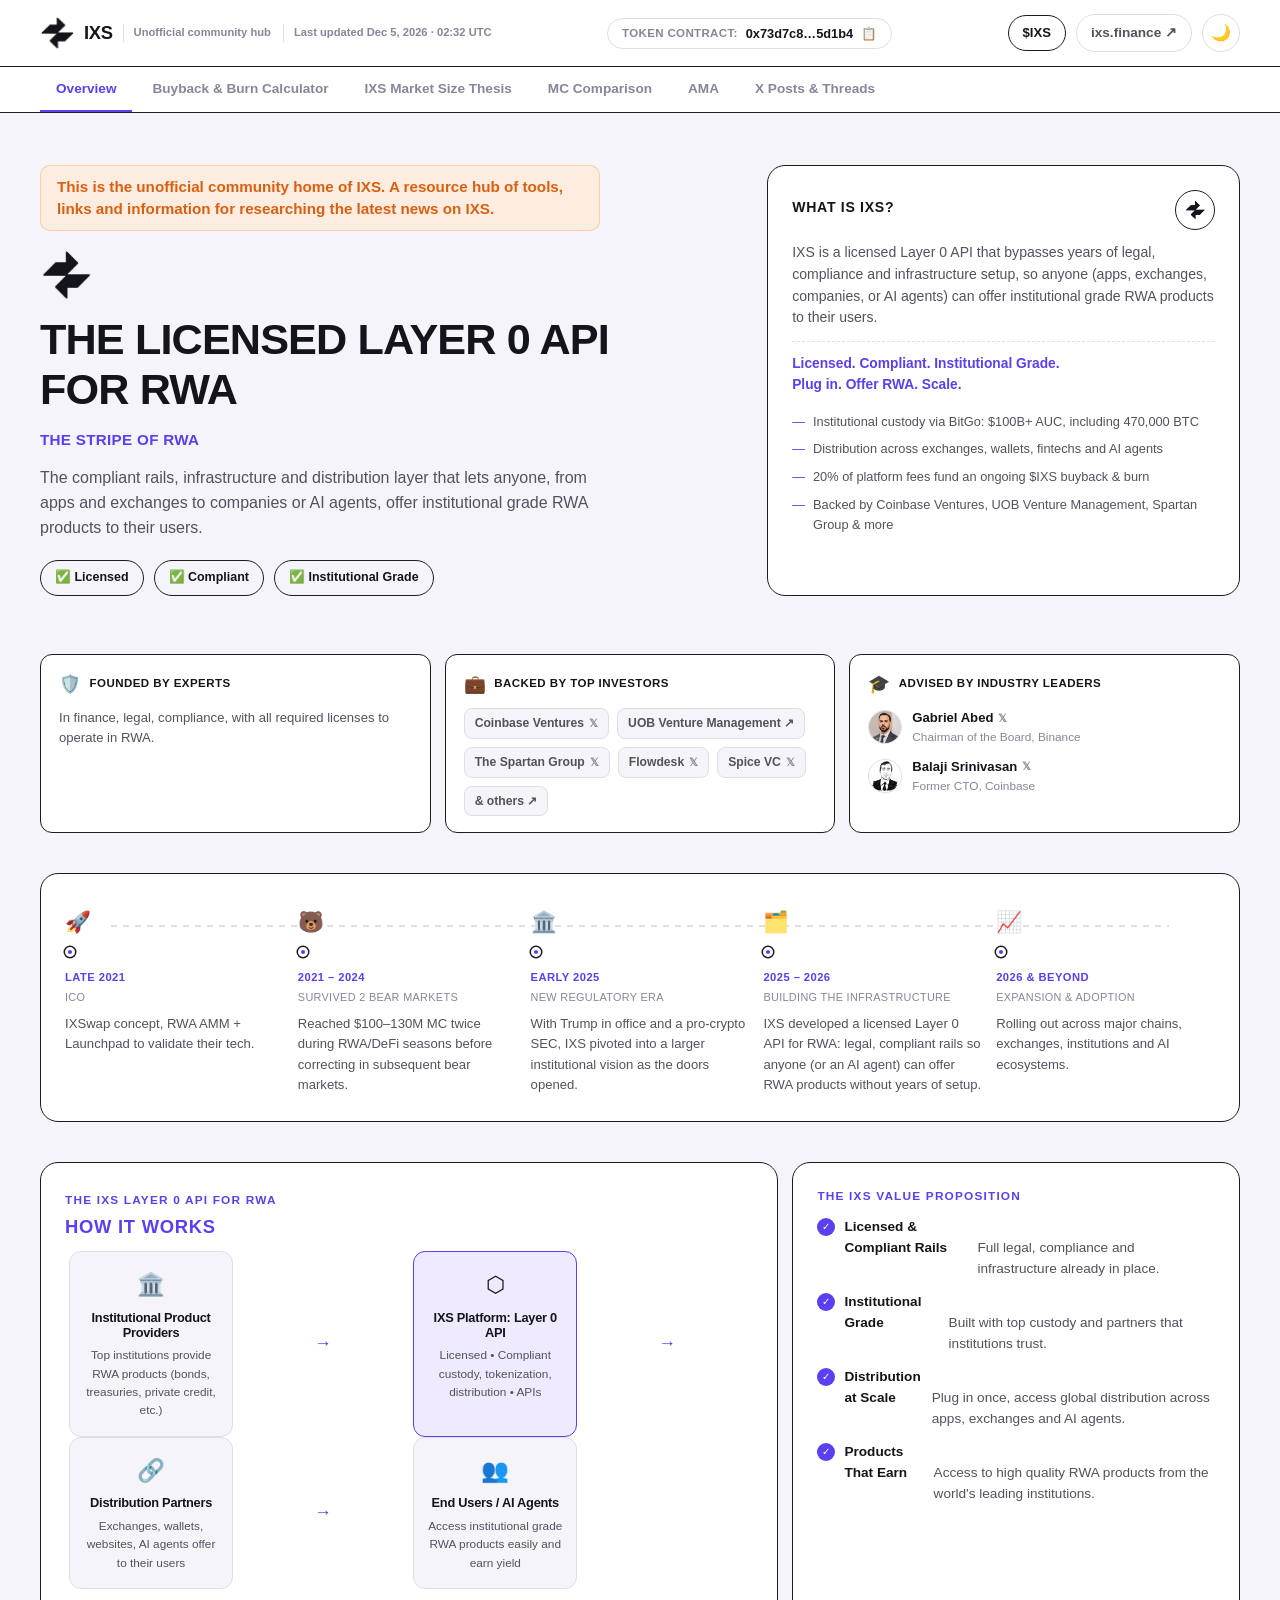
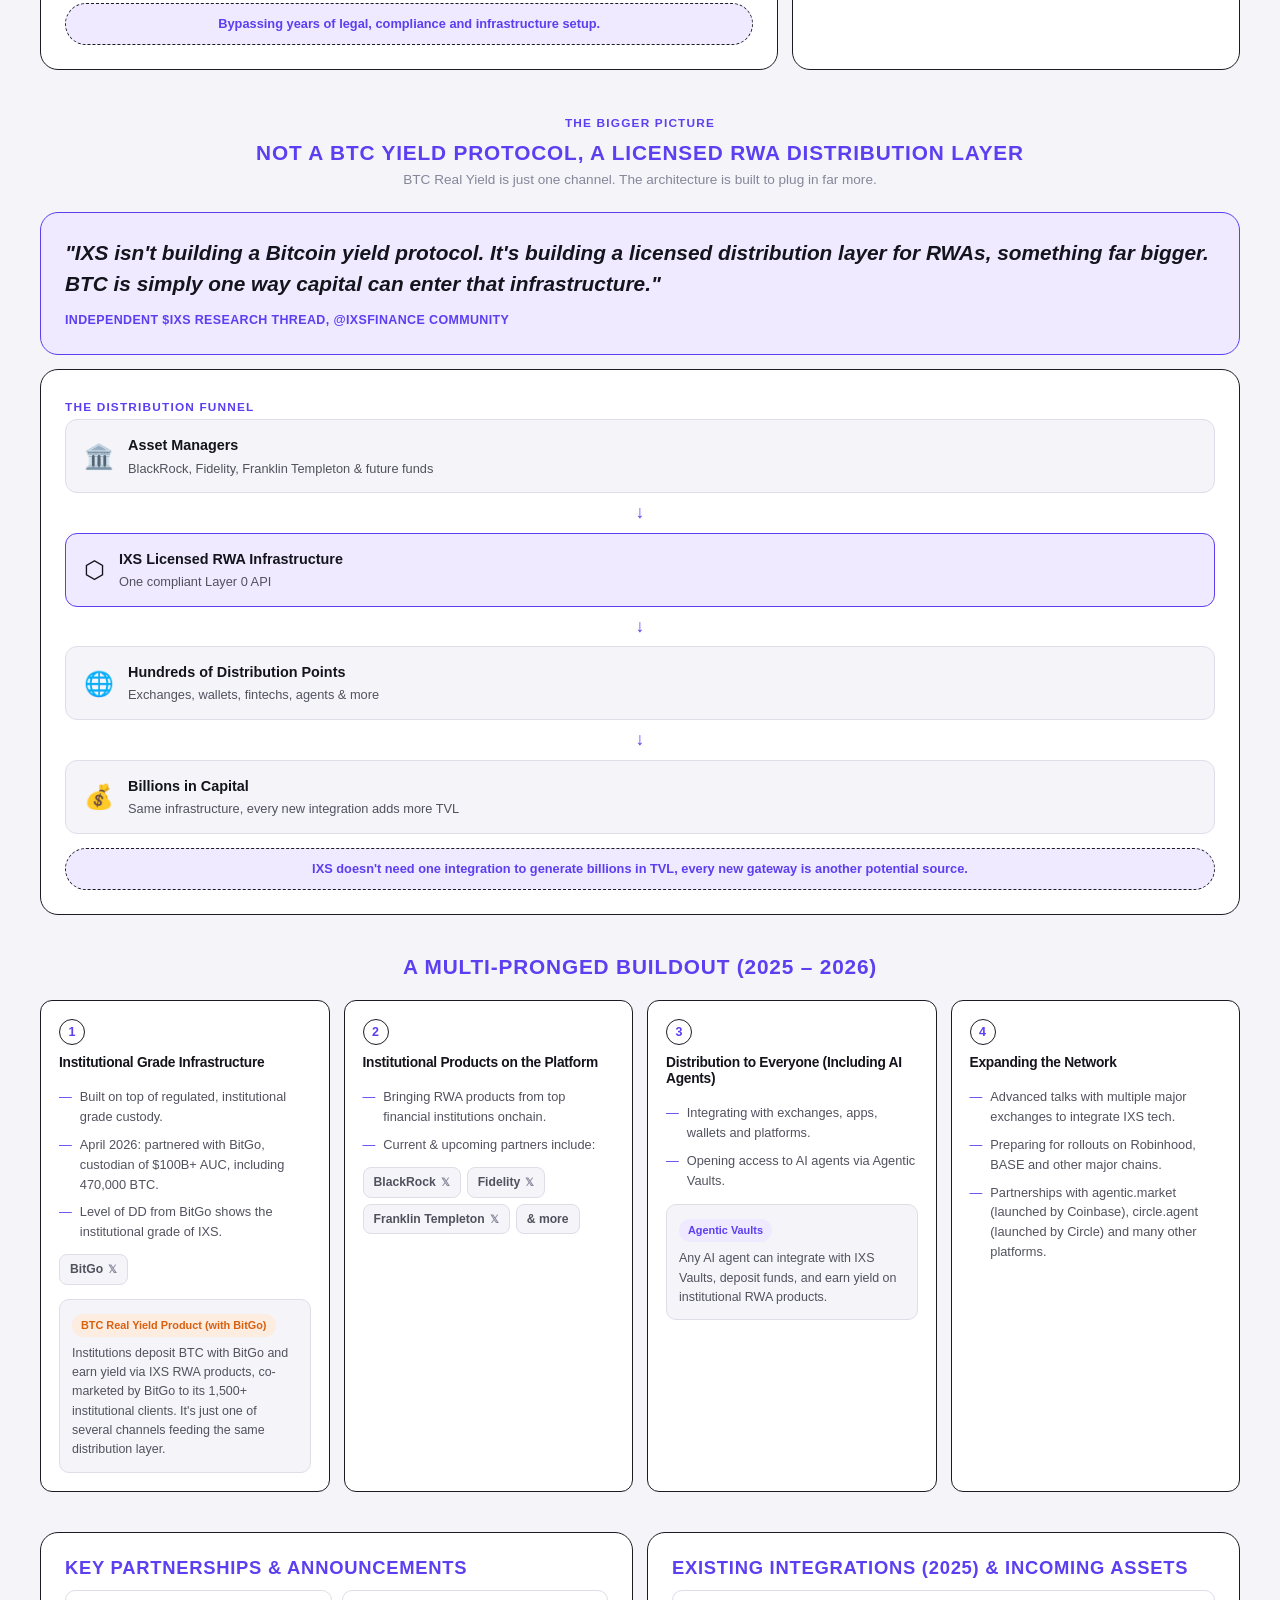
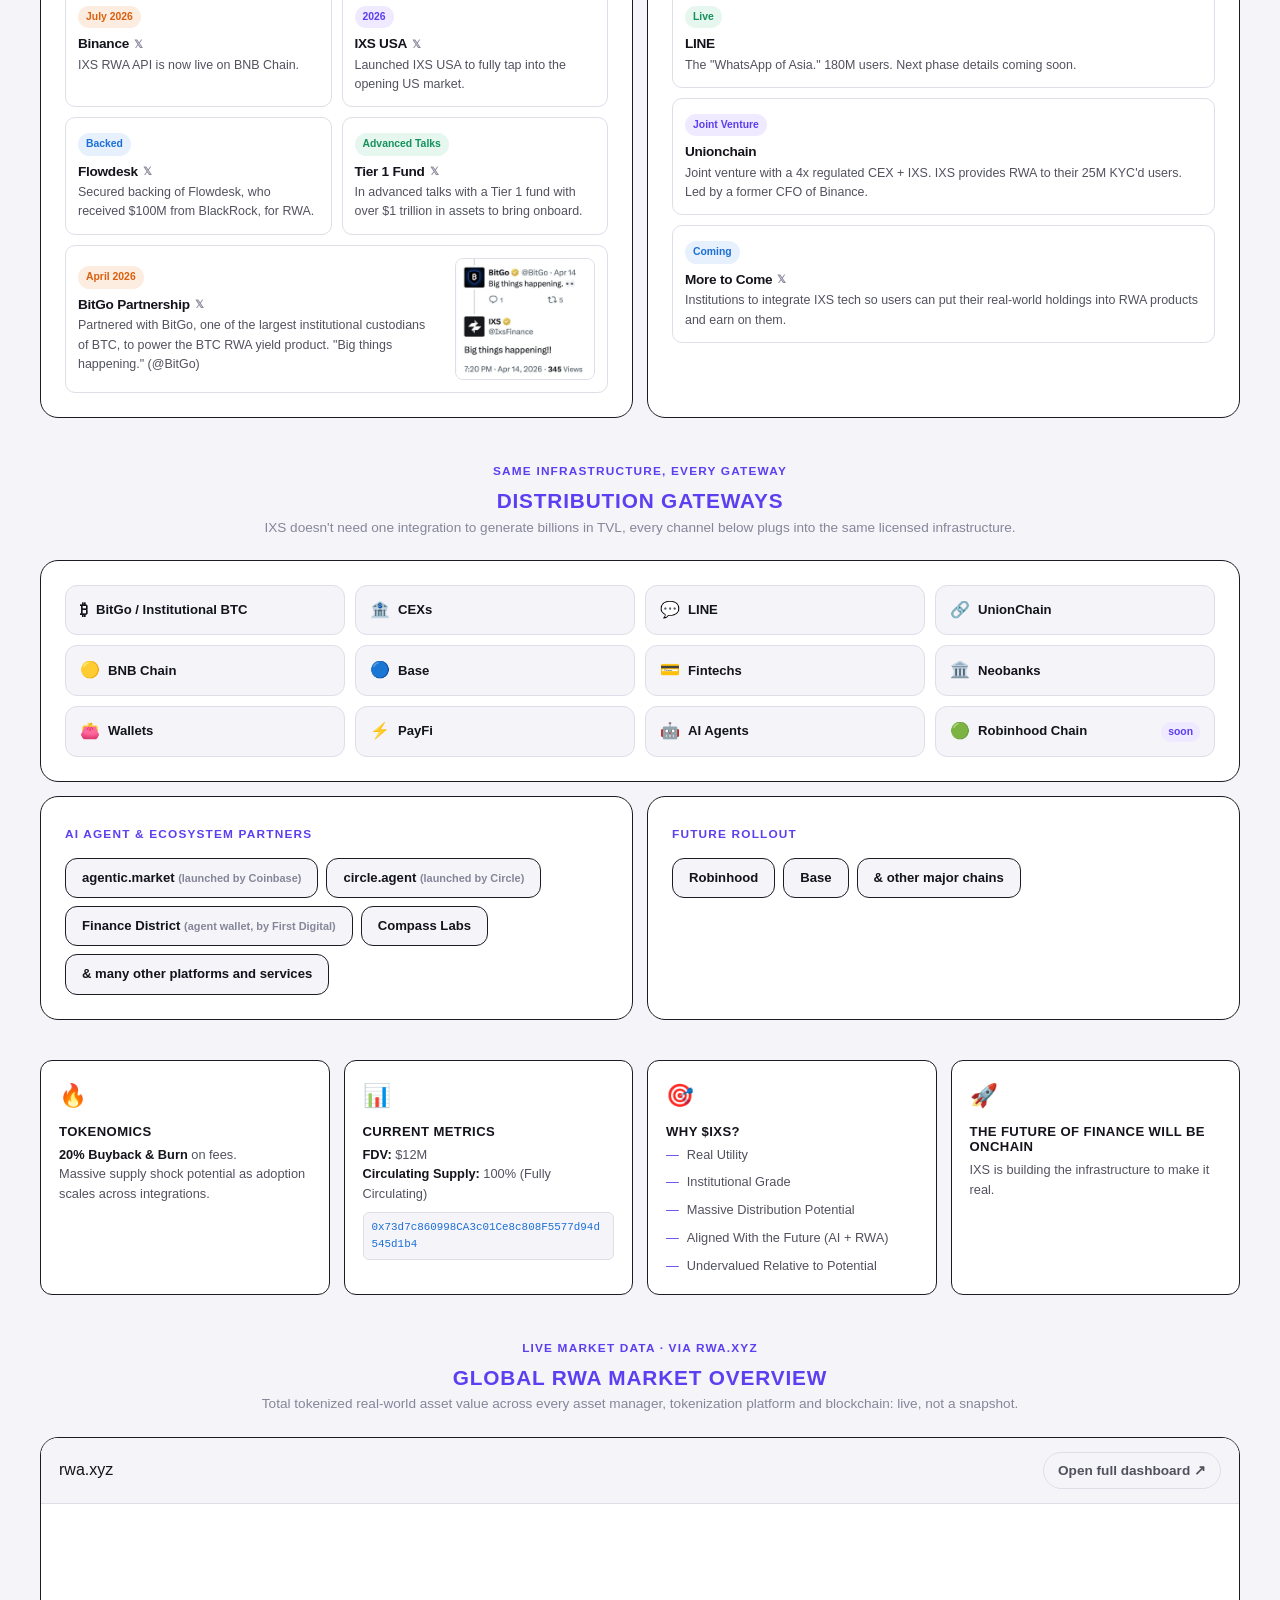
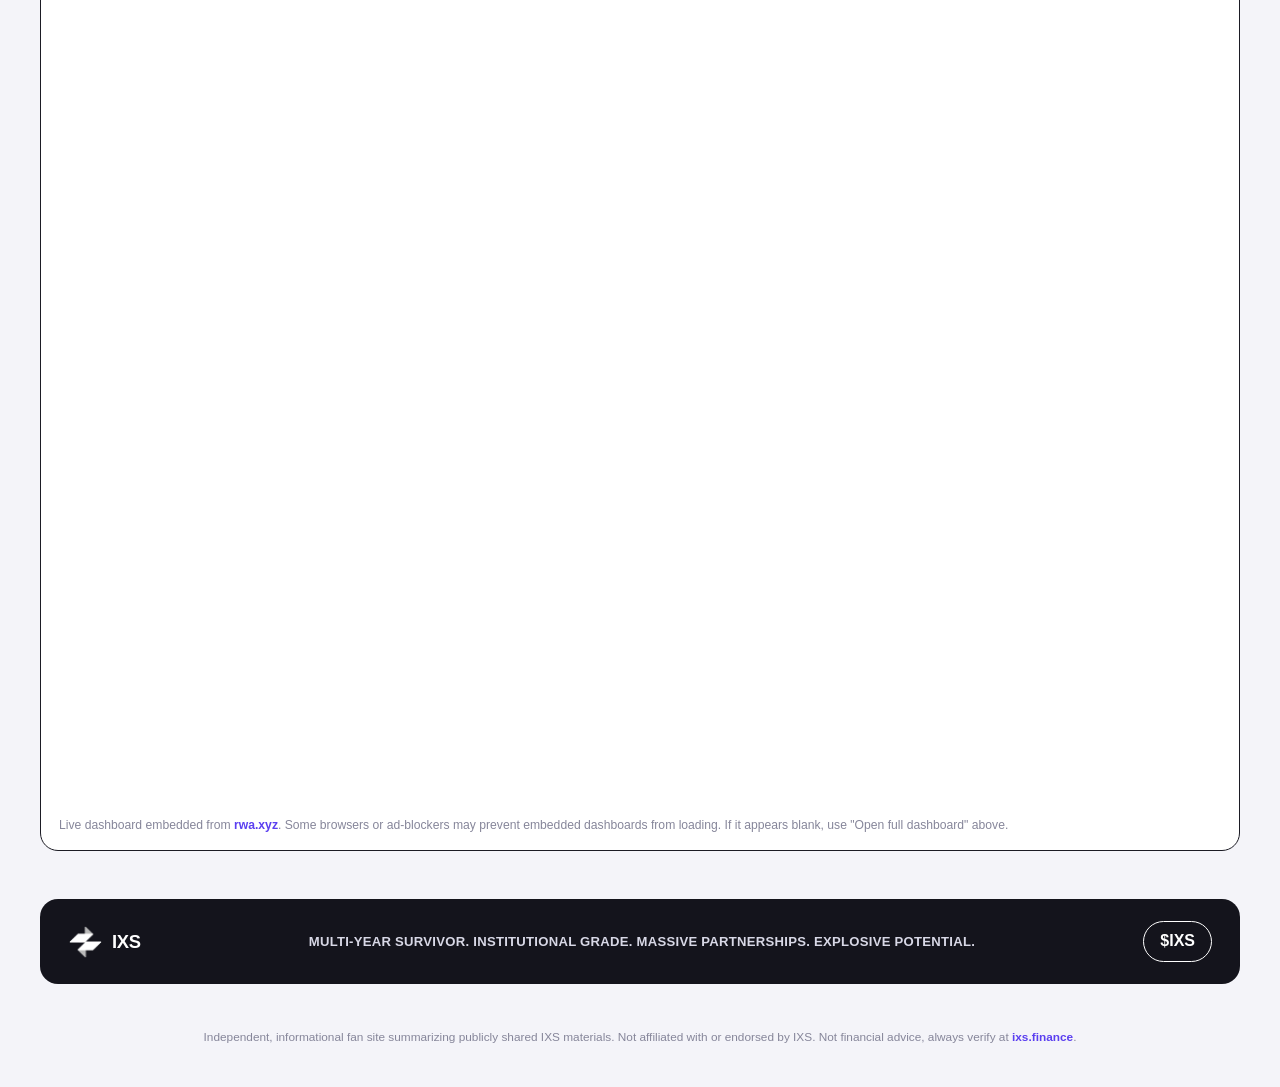
<file: index.html>
<!DOCTYPE html>
<html lang="en">
<head>
<meta charset="UTF-8">
<meta name="viewport" content="width=device-width, initial-scale=1.0">
<script>
  // Set the theme before first paint to avoid a light/dark flash.
  (function () {
    try {
      var stored = localStorage.getItem('ixs-theme');
      var theme = stored || (window.matchMedia && window.matchMedia('(prefers-color-scheme: dark)').matches ? 'dark' : 'light');
      document.documentElement.setAttribute('data-theme', theme);
    } catch (e) {}
  })();
</script>
<title>IXS: The Licensed Layer 0 API for RWA</title>
<meta name="description" content="IXS is the compliant rails, infrastructure and distribution layer that lets anyone, apps, exchanges, companies or AI agents, offer institutional-grade RWA products to their users. Licensed. Compliant. Institutional Grade.">
<link rel="icon" type="image/png" sizes="32x32" href="assets/favicon-32.png">
<link rel="apple-touch-icon" href="assets/favicon-256.png">
<link rel="stylesheet" href="css/styles.css?v=90">
</head>
<body>

<!-- TOP BAR (menu/tabs to be added here later) -->
<div class="topbar">
  <div class="topbar-inner">
    <div class="brand">
      <img class="brand-mark logo-invertable" src="assets/logo-mark-dark.png" alt="IXS logo">
      <span class="brand-word">IXS</span>
      <span class="brand-tag">Unofficial community hub</span>
      <span class="last-updated" id="lastUpdated">Last updated…</span>
    </div>
    <button type="button" id="contractCopyBtn" class="contract-chip" data-contract="0x73d7c860998CA3c01Ce8c808F5577d94d545d1b4" title="Click to copy the $IXS token contract address">
      <span class="contract-chip-label">Token contract:</span>
      <span class="contract-chip-addr">0x73d7c8…5d1b4</span>
      <span class="contract-chip-icon" aria-hidden="true">📋</span>
    </button>
    <div style="display:flex; align-items:center; gap:10px;">
      <span class="ticker-badge">$IXS</span>
      <a href="https://www.ixs.finance" target="_blank" rel="noopener" class="topbar-link">ixs.finance ↗</a>
      <button type="button" id="themeToggle" class="theme-toggle" aria-label="Toggle dark mode" title="Toggle dark mode">
        <span class="icon-sun" aria-hidden="true">☀️</span>
        <span class="icon-moon" aria-hidden="true">🌙</span>
      </button>
    </div>
  </div>
</div>

<!-- TAB NAV -->
<div class="tabbar">
  <div class="tabbar-inner">
    <button type="button" class="tab-btn active" data-tab="tab-overview">Overview</button>
    <button type="button" class="tab-btn" data-tab="tab-model">Buyback &amp; Burn Calculator</button>
    <button type="button" class="tab-btn" data-tab="tab-ixs-thesis">IXS Market Size Thesis</button>
    <button type="button" class="tab-btn" data-tab="tab-comparison">MC Comparison</button>
    <button type="button" class="tab-btn" data-tab="tab-ama">AMA</button>
    <button type="button" class="tab-btn" data-tab="tab-posts">X Posts &amp; Threads</button>
  </div>
</div>

<div id="tab-overview" class="tab-panel">
<div class="container">

  <!-- ============ ROW 1 — HEADER / WHAT IS IXS ============ -->
  <section id="overview">
    <div class="hero-grid">
      <div class="hero-left reveal">
        <p class="hero-disclaimer">This is the unofficial community home of IXS. A resource hub of tools, links and information for researching the latest news on IXS.</p>
        <img class="brand-mark logo-invertable" src="assets/logo-mark-dark.png" alt="IXS logo" style="width:52px; height:52px;">
        <h1>THE LICENSED LAYER 0 API FOR RWA</h1>
        <div class="kicker">THE STRIPE OF RWA</div>
        <p class="lede">The compliant rails, infrastructure and distribution layer that lets anyone, from apps and exchanges to companies or AI agents, offer institutional grade RWA products to their users.</p>
        <div class="badge-row">
          <span class="badge">✅ Licensed</span>
          <span class="badge">✅ Compliant</span>
          <span class="badge">✅ Institutional Grade</span>
        </div>
      </div>

      <div class="what-is-box reveal">
        <div class="head-row">
          <h3>What is IXS?</h3>
          <span class="mini-mark">
            <img class="logo-invertable" src="assets/logo-mark-dark.png" alt="IXS logo" style="width:20px; height:20px;">
          </span>
        </div>
        <p>IXS is a licensed Layer 0 API that bypasses years of legal, compliance and infrastructure setup, so anyone (apps, exchanges, companies, or AI agents) can offer institutional grade RWA products to their users.</p>
        <div class="tagline">Licensed. Compliant. Institutional Grade.<br>Plug in. Offer RWA. Scale.</div>
        <ul class="dash-list" style="margin-top:4px;">
          <li>Institutional custody via BitGo: $100B+ AUC, including 470,000 BTC</li>
          <li>Distribution across exchanges, wallets, fintechs and AI agents</li>
          <li>20% of platform fees fund an ongoing $IXS buyback &amp; burn</li>
          <li>Backed by Coinbase Ventures, UOB Venture Management, Spartan Group &amp; more</li>
        </ul>
      </div>
    </div>
  </section>

  <!-- ============ ROW 2 — FOUNDED / BACKED / ADVISED ============ -->
  <section id="credibility">
    <div class="cred-grid">
      <div class="cred-box reveal">
        <div class="label"><span class="ic">🛡️</span> Founded by Experts</div>
        <p style="font-size:0.82rem;">In finance, legal, compliance, with all required licenses to operate in RWA.</p>
      </div>
      <div class="cred-box reveal">
        <div class="label"><span class="ic">💼</span> Backed by Top Investors</div>
        <div class="logo-row">
          <a class="logo-chip-sm interactive" href="https://x.com/cbventures" target="_blank" rel="noopener">Coinbase Ventures <span class="x-icon" aria-hidden="true">𝕏</span></a>
          <a class="logo-chip-sm interactive" href="https://www.uobvm.com.sg/uobvm-en/index.page" target="_blank" rel="noopener">UOB Venture Management ↗</a>
          <a class="logo-chip-sm interactive" href="https://x.com/TheSpartanGroup" target="_blank" rel="noopener">The Spartan Group <span class="x-icon" aria-hidden="true">𝕏</span></a>
          <a class="logo-chip-sm interactive" href="https://x.com/flowdesk_co" target="_blank" rel="noopener">Flowdesk <span class="x-icon" aria-hidden="true">𝕏</span></a>
          <a class="logo-chip-sm interactive" href="https://x.com/SPiCE_VC" target="_blank" rel="noopener">Spice VC <span class="x-icon" aria-hidden="true">𝕏</span></a>
          <a class="logo-chip-sm interactive" href="https://www.ixs.finance/ecosystem" target="_blank" rel="noopener">& others ↗</a>
        </div>
      </div>
      <div class="cred-box reveal">
        <div class="label"><span class="ic">🎓</span> Advised by Industry Leaders</div>
        <div class="advisor-row">
          <a class="advisor advisor-link" href="https://x.com/gabrielabed" target="_blank" rel="noopener">
            <img class="avatar avatar-photo" src="assets/gabriel-abed.jpg" alt="Gabriel Abed">
            <div>
              <div class="name">Gabriel Abed <span class="x-icon" aria-hidden="true">𝕏</span></div>
              <div class="role">Chairman of the Board, Binance</div>
            </div>
          </a>
          <a class="advisor advisor-link" href="https://x.com/balajis" target="_blank" rel="noopener">
            <img class="avatar avatar-photo" src="assets/balaji-srinivasan.jpg" alt="Balaji Srinivasan">
            <div>
              <div class="name">Balaji Srinivasan <span class="x-icon" aria-hidden="true">𝕏</span></div>
              <div class="role">Former CTO, Coinbase</div>
            </div>
          </a>
        </div>
      </div>
    </div>
  </section>

  <!-- ============ ROW 3 — TIMELINE ============ -->
  <section id="timeline">
    <div class="panel timeline-panel reveal">
      <div class="timeline">
        <div class="tl-item">
          <div class="ic">🚀</div>
          <div class="tl-dot"></div>
          <div class="phase">Late 2021</div>
          <div class="period">ICO</div>
          <p>IXSwap concept, RWA AMM + Launchpad to validate their tech.</p>
        </div>
        <div class="tl-item">
          <div class="ic">🐻</div>
          <div class="tl-dot"></div>
          <div class="phase">2021 – 2024</div>
          <div class="period">Survived 2 Bear Markets</div>
          <p>Reached $100–130M MC twice during RWA/DeFi seasons before correcting in subsequent bear markets.</p>
        </div>
        <div class="tl-item">
          <div class="ic">🏛️</div>
          <div class="tl-dot"></div>
          <div class="phase">Early 2025</div>
          <div class="period">New Regulatory Era</div>
          <p>With Trump in office and a pro-crypto SEC, IXS pivoted into a larger institutional vision as the doors opened.</p>
        </div>
        <div class="tl-item">
          <div class="ic">🗂️</div>
          <div class="tl-dot"></div>
          <div class="phase">2025 – 2026</div>
          <div class="period">Building the Infrastructure</div>
          <p>IXS developed a licensed Layer 0 API for RWA: legal, compliant rails so anyone (or an AI agent) can offer RWA products without years of setup.</p>
        </div>
        <div class="tl-item">
          <div class="ic">📈</div>
          <div class="tl-dot"></div>
          <div class="phase">2026 & Beyond</div>
          <div class="period">Expansion & Adoption</div>
          <p>Rolling out across major chains, exchanges, institutions and AI ecosystems.</p>
        </div>
      </div>
    </div>
  </section>

  <!-- ============ ROW 4 — HOW IT WORKS + VALUE PROP ============ -->
  <section id="how-it-works">
    <div class="hiw-grid">
      <div class="panel reveal">
        <div class="eyebrow">The IXS Layer 0 API for RWA</div>
        <h2 style="margin-top:4px;">How It Works</h2>
        <div class="flow">
          <div class="flow-step">
            <div class="ic">🏛️</div>
            <h4>Institutional Product Providers</h4>
            <p>Top institutions provide RWA products (bonds, treasuries, private credit, etc.)</p>
          </div>
          <div class="flow-arrow">→</div>
          <div class="flow-step highlight">
            <div class="ic">⬡</div>
            <h4>IXS Platform: Layer 0 API</h4>
            <p>Licensed • Compliant custody, tokenization, distribution • APIs</p>
          </div>
          <div class="flow-arrow">→</div>
          <div class="flow-step">
            <div class="ic">🔗</div>
            <h4>Distribution Partners</h4>
            <p>Exchanges, wallets, websites, AI agents offer to their users</p>
          </div>
          <div class="flow-arrow">→</div>
          <div class="flow-step">
            <div class="ic">👥</div>
            <h4>End Users / AI Agents</h4>
            <p>Access institutional grade RWA products easily and earn yield</p>
          </div>
        </div>
        <div class="flow-note">Bypassing years of legal, compliance and infrastructure setup.</div>
      </div>

      <div class="panel value-box reveal">
        <div class="eyebrow">The IXS Value Proposition</div>
        <ul class="check-list">
          <li><strong>Licensed & Compliant Rails</strong><br>Full legal, compliance and infrastructure already in place.</li>
          <li><strong>Institutional Grade</strong><br>Built with top custody and partners that institutions trust.</li>
          <li><strong>Distribution at Scale</strong><br>Plug in once, access global distribution across apps, exchanges and AI agents.</li>
          <li><strong>Products That Earn</strong><br>Access to high quality RWA products from the world's leading institutions.</li>
        </ul>
      </div>
    </div>
  </section>

  <!-- ============ ROW 4.5 — THE BIGGER PICTURE (DISTRIBUTION THESIS) ============ -->
  <section id="bigger-picture">
    <div class="section-title reveal">
      <span class="eyebrow" style="justify-content:center; display:inline-flex;">The bigger picture</span>
      <h2 style="margin-top:6px;">Not a BTC yield protocol, a licensed RWA distribution layer</h2>
      <div class="sub">BTC Real Yield is just one channel. The architecture is built to plug in far more.</div>
    </div>

    <div class="panel quote-card reveal">
      <p class="quote-text">"IXS isn't building a Bitcoin yield protocol. It's building a licensed distribution layer for RWAs, something far bigger. BTC is simply one way capital can enter that infrastructure."</p>
      <div class="quote-attr">Independent $IXS research thread, @IxsFinance community</div>
    </div>

    <div class="panel reveal" style="margin-top:14px;">
      <div class="eyebrow">The distribution funnel</div>
      <div class="funnel">
        <div class="funnel-step">
          <div class="ic">🏛️</div>
          <div>
            <strong>Asset Managers</strong>
            <p>BlackRock, Fidelity, Franklin Templeton &amp; future funds</p>
          </div>
        </div>
        <div class="funnel-arrow">↓</div>
        <div class="funnel-step highlight">
          <div class="ic">⬡</div>
          <div>
            <strong>IXS Licensed RWA Infrastructure</strong>
            <p>One compliant Layer 0 API</p>
          </div>
        </div>
        <div class="funnel-arrow">↓</div>
        <div class="funnel-step">
          <div class="ic">🌐</div>
          <div>
            <strong>Hundreds of Distribution Points</strong>
            <p>Exchanges, wallets, fintechs, agents &amp; more</p>
          </div>
        </div>
        <div class="funnel-arrow">↓</div>
        <div class="funnel-step">
          <div class="ic">💰</div>
          <div>
            <strong>Billions in Capital</strong>
            <p>Same infrastructure, every new integration adds more TVL</p>
          </div>
        </div>
      </div>
      <div class="flow-note">IXS doesn't need one integration to generate billions in TVL, every new gateway is another potential source.</div>
    </div>
  </section>

  <!-- ============ ROW 5 — MULTI-PRONGED BUILDOUT ============ -->
  <section id="buildout">
    <div class="section-title reveal">
      <h2>A Multi-Pronged Buildout (2025 – 2026)</h2>
    </div>
    <div class="buildout-grid">
      <div class="buildout-card reveal">
        <div class="buildout-num">1</div>
        <h3>Institutional Grade Infrastructure</h3>
        <ul class="dash-list">
          <li>Built on top of regulated, institutional grade custody.</li>
          <li>April 2026: partnered with BitGo, custodian of $100B+ AUC, including 470,000 BTC.</li>
          <li>Level of DD from BitGo shows the institutional grade of IXS.</li>
        </ul>
        <div class="logo-row" style="margin-top:2px;"><a class="logo-chip-sm interactive" href="https://x.com/BitGo" target="_blank" rel="noopener">BitGo <span class="x-icon" aria-hidden="true">𝕏</span></a></div>
        <div class="callout">
          <span class="tag tag-orange">BTC Real Yield Product (with BitGo)</span>
          <p>Institutions deposit BTC with BitGo and earn yield via IXS RWA products, co-marketed by BitGo to its 1,500+ institutional clients. It's just one of several channels feeding the same distribution layer.</p>
        </div>
      </div>

      <div class="buildout-card reveal">
        <div class="buildout-num">2</div>
        <h3>Institutional Products on the Platform</h3>
        <ul class="dash-list">
          <li>Bringing RWA products from top financial institutions onchain.</li>
          <li>Current & upcoming partners include:</li>
        </ul>
        <div class="mini-logo-row">
          <a class="logo-chip-sm interactive" href="https://x.com/BlackRock" target="_blank" rel="noopener">BlackRock <span class="x-icon" aria-hidden="true">𝕏</span></a>
          <a class="logo-chip-sm interactive" href="https://x.com/Fidelity" target="_blank" rel="noopener">Fidelity <span class="x-icon" aria-hidden="true">𝕏</span></a>
          <a class="logo-chip-sm interactive" href="https://x.com/FTDA_US" target="_blank" rel="noopener">Franklin Templeton <span class="x-icon" aria-hidden="true">𝕏</span></a>
          <span class="logo-chip-sm">& more</span>
        </div>
      </div>

      <div class="buildout-card reveal">
        <div class="buildout-num">3</div>
        <h3>Distribution to Everyone (Including AI Agents)</h3>
        <ul class="dash-list">
          <li>Integrating with exchanges, apps, wallets and platforms.</li>
          <li>Opening access to AI agents via Agentic Vaults.</li>
        </ul>
        <div class="callout">
          <span class="tag tag-purple">Agentic Vaults</span>
          <p>Any AI agent can integrate with IXS Vaults, deposit funds, and earn yield on institutional RWA products.</p>
        </div>
      </div>

      <div class="buildout-card reveal">
        <div class="buildout-num">4</div>
        <h3>Expanding the Network</h3>
        <ul class="dash-list">
          <li>Advanced talks with multiple major exchanges to integrate IXS tech.</li>
          <li>Preparing for rollouts on Robinhood, BASE and other major chains.</li>
          <li>Partnerships with agentic.market (launched by Coinbase), circle.agent (launched by Circle) and many other platforms.</li>
        </ul>
      </div>
    </div>
  </section>

  <!-- ============ ROW 6 — KEY PARTNERSHIPS / EXISTING INTEGRATIONS ============ -->
  <section id="partnerships">
    <div class="announce-grid">
      <div class="panel announce-panel reveal">
        <h2>Key Partnerships & Announcements</h2>
        <div class="announce-items">
          <a class="announce-item interactive" href="https://x.com/BNBCHAIN/status/2077820978877378817" target="_blank" rel="noopener">
            <span class="tag tag-orange">July 2026</span>
            <h4>Binance <span class="x-icon" aria-hidden="true">𝕏</span></h4>
            <p>IXS RWA API is now live on BNB Chain.</p>
          </a>
          <a class="announce-item interactive" href="https://x.com/IxsFinance/status/2028813392669004068" target="_blank" rel="noopener">
            <span class="tag tag-purple">2026</span>
            <h4>IXS USA <span class="x-icon" aria-hidden="true">𝕏</span></h4>
            <p>Launched IXS USA to fully tap into the opening US market.</p>
          </a>
          <a class="announce-item interactive" href="https://x.com/IxsFinance/status/1991494586934427832" target="_blank" rel="noopener">
            <span class="tag" style="background:var(--blue-soft); color:var(--blue);">Backed</span>
            <h4>Flowdesk <span class="x-icon" aria-hidden="true">𝕏</span></h4>
            <p>Secured backing of Flowdesk, who received $100M from BlackRock, for RWA.</p>
          </a>
          <a class="announce-item interactive" href="https://x.com/Crypto_Nolt/status/2080570416100208909" target="_blank" rel="noopener">
            <span class="tag" style="background:var(--green-soft); color:var(--green);">Advanced Talks</span>
            <h4>Tier 1 Fund <span class="x-icon" aria-hidden="true">𝕏</span></h4>
            <p>In advanced talks with a Tier 1 fund with over $1 trillion in assets to bring onboard.</p>
          </a>
          <a class="announce-item interactive announce-item-featured" href="https://x.com/IxsFinance/status/2044017113120030805" target="_blank" rel="noopener">
            <div class="announce-featured-text">
              <span class="tag tag-orange">April 2026</span>
              <h4>BitGo Partnership <span class="x-icon" aria-hidden="true">𝕏</span></h4>
              <p>Partnered with BitGo, one of the largest institutional custodians of BTC, to power the BTC RWA yield product. "Big things happening." (@BitGo)</p>
            </div>
            <img class="announce-featured-img" src="assets/bitgo-ixs-tweet.jpg" alt="BitGo and IXS Finance exchange on X: BitGo says &quot;Big things happening.&quot;, IXS replies &quot;Big things happening!!&quot;">
          </a>
        </div>
      </div>

      <div class="panel announce-panel reveal">
        <h2>Existing Integrations (2025) & Incoming Assets</h2>
        <div class="announce-items single-col">
          <div class="announce-item">
            <span class="tag" style="background:var(--green-soft); color:var(--green);">Live</span>
            <h4>LINE</h4>
            <p>The "WhatsApp of Asia." 180M users. Next phase details coming soon.</p>
          </div>
          <div class="announce-item">
            <span class="tag tag-purple">Joint Venture</span>
            <h4>Unionchain</h4>
            <p>Joint venture with a 4x regulated CEX + IXS. IXS provides RWA to their 25M KYC'd users. Led by a former CFO of Binance.</p>
          </div>
          <a class="announce-item interactive" href="https://x.com/Crypto_Nolt/status/2079907229155635337" target="_blank" rel="noopener">
            <span class="tag" style="background:var(--blue-soft); color:var(--blue);">Coming</span>
            <h4>More to Come <span class="x-icon" aria-hidden="true">𝕏</span></h4>
            <p>Institutions to integrate IXS tech so users can put their real-world holdings into RWA products and earn on them.</p>
          </a>
        </div>
      </div>
    </div>
  </section>

  <!-- ============ ROW 7 — DISTRIBUTION GATEWAYS ============ -->
  <section id="ecosystem">
    <div class="section-title reveal">
      <span class="eyebrow" style="justify-content:center; display:inline-flex;">Same infrastructure, every gateway</span>
      <h2 style="margin-top:6px;">Distribution Gateways</h2>
      <div class="sub">IXS doesn't need one integration to generate billions in TVL, every channel below plugs into the same licensed infrastructure.</div>
    </div>

    <div class="panel reveal">
      <div class="gateway-grid">
        <div class="gateway-chip"><span class="ic">₿</span> BitGo / Institutional BTC</div>
        <div class="gateway-chip"><span class="ic">🏦</span> CEXs</div>
        <div class="gateway-chip"><span class="ic">💬</span> LINE</div>
        <div class="gateway-chip"><span class="ic">🔗</span> UnionChain</div>
        <div class="gateway-chip"><span class="ic">🟡</span> BNB Chain</div>
        <div class="gateway-chip"><span class="ic">🔵</span> Base</div>
        <div class="gateway-chip"><span class="ic">💳</span> Fintechs</div>
        <div class="gateway-chip"><span class="ic">🏛️</span> Neobanks</div>
        <div class="gateway-chip"><span class="ic">👛</span> Wallets</div>
        <div class="gateway-chip"><span class="ic">⚡</span> PayFi</div>
        <div class="gateway-chip"><span class="ic">🤖</span> AI Agents</div>
        <div class="gateway-chip"><span class="ic">🟢</span> Robinhood Chain <span class="soon">soon</span></div>
      </div>
    </div>

    <div class="eco-grid" style="margin-top:14px;">
      <div class="panel eco-panel reveal">
        <div class="eyebrow">AI Agent & Ecosystem Partners</div>
        <div class="logo-strip">
          <span class="logo-chip">agentic.market <small style="font-weight:600; color:var(--faint);">(launched by Coinbase)</small></span>
          <span class="logo-chip">circle.agent <small style="font-weight:600; color:var(--faint);">(launched by Circle)</small></span>
          <span class="logo-chip">Finance District <small style="font-weight:600; color:var(--faint);">(agent wallet, by First Digital)</small></span>
          <span class="logo-chip">Compass Labs</span>
          <span class="logo-chip">& many other platforms and services</span>
        </div>
      </div>
      <div class="panel eco-panel reveal">
        <div class="eyebrow">Future Rollout</div>
        <div class="logo-strip">
          <span class="logo-chip">Robinhood</span>
          <span class="logo-chip">Base</span>
          <span class="logo-chip">& other major chains</span>
        </div>
      </div>
    </div>
  </section>

  <!-- ============ ROW 8 — TOKENOMICS / METRICS / WHY $IXS / FUTURE ============ -->
  <section id="tokenomics">
    <div class="bottom-grid">
      <div class="bottom-card reveal">
        <div class="ic">🔥</div>
        <h3>Tokenomics</h3>
        <p><span class="metric">20% Buyback & Burn</span> on fees.</p>
        <p>Massive supply shock potential as adoption scales across integrations.</p>
      </div>
      <div class="bottom-card reveal">
        <div class="ic">📊</div>
        <h3>Current Metrics</h3>
        <p><span class="metric">FDV:</span> $12M</p>
        <p><span class="metric">Circulating Supply:</span> 100% (Fully Circulating)</p>
        <code>0x73d7c860998CA3c01Ce8c808F5577d94d545d1b4</code>
      </div>
      <div class="bottom-card reveal">
        <div class="ic">🎯</div>
        <h3>Why $IXS?</h3>
        <ul class="dash-list">
          <li>Real Utility</li>
          <li>Institutional Grade</li>
          <li>Massive Distribution Potential</li>
          <li>Aligned With the Future (AI + RWA)</li>
          <li>Undervalued Relative to Potential</li>
        </ul>
      </div>
      <div class="bottom-card reveal">
        <div class="ic">🚀</div>
        <h3>The Future of Finance Will Be Onchain</h3>
        <p>IXS is building the infrastructure to make it real.</p>
      </div>
    </div>
  </section>

  <!-- ============ ROW 9 — GLOBAL RWA MARKET (RWA.xyz LIVE EMBED) ============ -->
  <section id="market-data">
    <div class="section-title reveal">
      <span class="eyebrow" style="justify-content:center; display:inline-flex;">Live market data · via RWA.xyz</span>
      <h2 style="margin-top:6px;">Global RWA Market Overview</h2>
      <div class="sub">Total tokenized real-world asset value across every asset manager, tokenization platform and blockchain: live, not a snapshot.</div>
    </div>

    <div class="panel reveal" style="padding:0; overflow:hidden;">
      <div class="embed-toolbar">
        <span class="pill on-purple">rwa.xyz</span>
        <a href="https://app.rwa.xyz/" target="_blank" rel="noopener" class="topbar-link">Open full dashboard ↗</a>
      </div>
      <div class="embed-frame-wrap">
        <iframe
          src="https://app.rwa.xyz/"
          title="RWA.xyz, Global Market Overview"
          loading="lazy"
          referrerpolicy="no-referrer-when-downgrade">
        </iframe>
      </div>
      <p class="embed-note">Live dashboard embedded from <a href="https://rwa.xyz" target="_blank" rel="noopener">rwa.xyz</a>. Some browsers or ad-blockers may prevent embedded dashboards from loading. If it appears blank, use "Open full dashboard" above.</p>
    </div>
  </section>

  <!-- ============ FOOTER BAND ============ -->
  <section id="footer">
    <div class="footer-band reveal">
      <div class="brand">
        <img class="brand-mark" src="assets/logo-mark-light.png" alt="IXS logo">
        <span class="brand-word">IXS</span>
      </div>
      <div class="footer-tagline">MULTI-YEAR SURVIVOR. INSTITUTIONAL GRADE. MASSIVE PARTNERSHIPS. EXPLOSIVE POTENTIAL.</div>
      <div class="footer-ticker">$IXS</div>
    </div>
  </section>

  <p class="site-footer-note">Independent, informational fan site summarizing publicly shared IXS materials. Not affiliated with or endorsed by IXS. Not financial advice, always verify at <a href="https://www.ixs.finance" target="_blank" rel="noopener">ixs.finance</a>.</p>

</div>
</div>
<!-- /tab-overview -->

<!-- ============================================================
     TAB 2 — BUYBACK & BURN MODEL
     ============================================================ -->
<div id="tab-model" class="tab-panel" hidden>
<div class="container">

  <!-- MODEL HERO -->
  <section class="model-hero">
    <span class="eyebrow reveal in">IXS Finance: Model</span>
    <div class="calc-badge reveal in">🖩 Interactive calculator, scroll down to adjust the assumptions yourself</div>
    <h1 class="reveal in">Buyback and Burn Calculator for each revenue channel</h1>
    <p class="lede reveal in">BTC Real Yield is just one channel, IXS is a licensed distribution layer, and every channel below feeds the same mechanism: 10% buyback + 10% buyback &amp; burn of $IXS. Adjust any assumption to estimate the USD buying pressure and the total RWA TVL IXS could reach.</p>
  </section>

  <!-- CONVERGING STREAMS DIAGRAM -->
  <section>
    <div class="panel reveal">
      <div class="streams-flow streams-flow-5">
        <div class="stream-box">
          <div class="ic">₿</div>
          <h4>BTC Real Yield</h4>
          <p>Via BitGo custody: $100B+ AUC incl. 470,000 BTC, institutions deposit BTC, borrow, and deploy into RWA</p>
        </div>
        <div class="stream-box">
          <div class="ic">🏦</div>
          <h4>Institutional RWA Products</h4>
          <p>BlackRock, Fidelity, Franklin Templeton &amp; future funds, rolling out across BNB, BASE, Robinhood &amp; more</p>
        </div>
        <div class="stream-box">
          <div class="ic">🔗</div>
          <h4>Exchange Integrations</h4>
          <p>CEXs, UnionChain, advanced talks with multiple major exchanges for integrating IXS vaults and products</p>
        </div>
        <div class="stream-box">
          <div class="ic">💬</div>
          <h4>Super-apps &amp; Fintech</h4>
          <p>LINE (180M users), fintechs, neobanks, wallets, PayFi</p>
        </div>
        <div class="stream-box">
          <div class="ic">🤖</div>
          <h4>IXS Agentic API</h4>
          <p>Just deployed on BNBChain, and rolling out to all major chains including BASE, RH, and integrating with agentic.market (Coinbase), circle.agent (Circle): same institutional infrastructure for autonomous capital</p>
        </div>
      </div>
      <div class="stream-arrows stream-arrows-5"><span>↓</span><span>↓</span><span>↓</span><span>↓</span><span>↓</span></div>
      <div class="burn-banner">10% Buyback + 10% Buyback &amp; Burn, up to 20% of fees collected go to $IXS</div>
    </div>

    <div class="panel scenario-note reveal">
      <strong>Why these defaults:</strong> these are illustrative starting assumptions across all five distribution channels, not a forecast. Every field below is yours to change to model your own scenario.
    </div>
  </section>

  <!-- MODEL DASHBOARD: fixed aggregate header + scrollable body -->
  <div class="model-dashboard">
  <div class="model-dashboard-header">
  <!-- AGGREGATE SUMMARY -->
  <section>
    <div class="section-title reveal">
      <h2>Aggregate: all streams combined</h2>
      <div class="sub">Live totals, recalculated as you adjust any assumption below</div>
    </div>
    <div class="aggregate-grid reveal">
      <div class="agg-stat on-purple">
        <div class="label">Est. Total RWA TVL / Volume</div>
        <div class="value" id="aggTVL">$0</div>
      </div>
      <div class="agg-stat">
        <div class="label">Implied Fee Revenue</div>
        <div class="value" id="aggFee">$0</div>
      </div>
      <div class="agg-stat on-purple">
        <div class="label">Buyback &amp; Burn (USD)</div>
        <div class="value" id="aggBuyback">$0</div>
      </div>
    </div>
  </section>
  </div>
  <div class="model-dashboard-body">

  <!-- GLOBAL ASSUMPTIONS -->
  <section class="tight">
    <div class="panel reveal">
      <div class="eyebrow">Global assumptions</div>
      <h2 style="margin-top:4px; margin-bottom:14px;">Applied to every stream below</h2>
      <div class="assumptions-bar">
        <div class="field">
          <label for="ixsPrice">$IXS price (USD)</label>
          <input type="number" id="ixsPrice" min="0.0001" step="0.001" value="0.07">
        </div>
        <div class="field">
          <label for="ixsSupply">$IXS circulating supply</label>
          <input type="text" inputmode="numeric" id="ixsSupply" value="180,000,000">
        </div>
        <div class="field">
          <label for="buybackPct">Buyback share of fees <span class="val" id="buybackPctVal">20</span>%</label>
          <input type="range" id="buybackPct" min="0" max="50" step="1" value="20">
        </div>
        <div class="field">
          <label for="burnPct">Burn share of fees <span class="val" id="burnPctVal">10</span>%</label>
          <input type="range" id="burnPct" min="0" max="50" step="1" value="10">
        </div>
      </div>
    </div>
  </section>

  <!-- STREAM CALCULATORS -->
  <section>
    <div class="section-title reveal">
      <h2>Model each revenue stream</h2>
      <div class="sub">Illustrative default assumptions across all five channels, every field is editable, order-of-magnitude placeholders throughout</div>
      <button type="button" id="resetScenarioBtn" class="btn-reset">↺ Reset to default scenario</button>
    </div>

    <div class="stream-grid">

      <!-- STREAM 1 — BTC REAL YIELD -->
      <div class="panel stream-card reveal" data-stream="btc">
        <div class="stream-head">
          <span class="ic">₿</span>
          <div>
            <h3>BTC Real Yield</h3>
            <div class="stream-sub">Via BitGo · BTC collateral → RWA exposure → fee</div>
          </div>
        </div>

        <div class="field">
          <label for="btc_availablePool">Institutions + wBTC + accredited clients (millions of USD)</label>
          <input type="text" inputmode="numeric" id="btc_availablePool" value="390,000">
        </div>
        <div class="field-hint">= 3,900,000 BTC across institutions, wBTC and accredited clients at an assumed $100K/BTC. Only a fraction needs to move through IXS to matter.</div>

        <div class="field">
          <label for="btc_adoptionPct">Adoption: % of that BTC deployed <span class="val" id="btc_adoptionPctVal">0.50</span>%</label>
          <input type="range" id="btc_adoptionPct" min="0" max="20" step="0.01" value="0.50">
        </div>
        <div class="field-hint">0.50% ≈ 1,950 BTC of the available pool deployed through IXS.</div>

        <div class="field two-col">
          <div>
            <label for="btc_ltv">% converted to productive RWA exposure <span class="val" id="btc_ltvVal">75</span>%</label>
            <input type="range" id="btc_ltv" min="10" max="90" step="1" value="75">
          </div>
          <div>
            <label for="btc_feePct">Vault fee on RWA exposure <span class="val" id="btc_feePctVal">0.75</span>%</label>
            <input type="range" id="btc_feePct" min="0.1" max="2" step="0.05" value="0.75">
          </div>
        </div>

        <div class="stream-results">
          <div class="result">
            <span class="result-label">BTC collateral deployed</span>
            <span class="result-value" id="btc_outVolume">$0</span>
          </div>
          <div class="result">
            <span class="result-label">RWA exposure (TVL)</span>
            <span class="result-value" id="btc_outRwaExposure">$0</span>
          </div>
          <div class="result">
            <span class="result-label">Fee revenue</span>
            <span class="result-value" id="btc_outFee">$0</span>
          </div>
          <div class="result highlight">
            <span class="result-label">Buyback &amp; Burn (USD)</span>
            <span class="result-value" id="btc_outBuyback">$0</span>
          </div>
        </div>
      </div>

      <!-- STREAM 2 — INSTITUTIONAL RWA PRODUCTS -->
      <div class="panel stream-card reveal" data-stream="vaults">
        <div class="stream-head">
          <span class="ic">🏦</span>
          <div>
            <h3>Institutional RWA Products</h3>
            <div class="stream-sub">BlackRock, Fidelity, Franklin Templeton · BNB / BASE / Robinhood</div>
          </div>
        </div>

        <div class="field">
          <label for="vaults_tvl">Deployed institutional TVL (millions of USD)</label>
          <input type="text" inputmode="numeric" id="vaults_tvl" value="1,000">
        </div>
        <div class="field-hint">Asset managers → IXS infrastructure → distribution.</div>

        <div class="field">
          <label for="vaults_feePct">Vault fee / yield spread <span class="val" id="vaults_feePctVal">0.75</span>%</label>
          <input type="range" id="vaults_feePct" min="0.1" max="2" step="0.05" value="0.75">
        </div>

        <div class="stream-results">
          <div class="result">
            <span class="result-label">TVL</span>
            <span class="result-value" id="vaults_outVolume">$0</span>
          </div>
          <div class="result">
            <span class="result-label">Fee revenue</span>
            <span class="result-value" id="vaults_outFee">$0</span>
          </div>
          <div class="result highlight span-2">
            <span class="result-label">Buyback &amp; Burn (USD)</span>
            <span class="result-value" id="vaults_outBuyback">$0</span>
          </div>
        </div>
      </div>

      <!-- STREAM 3 — EXCHANGE INTEGRATIONS -->
      <div class="panel stream-card reveal" data-stream="exchange">
        <div class="stream-head">
          <span class="ic">🔗</span>
          <div>
            <h3>Exchange Integrations</h3>
            <div class="stream-sub">Major exchange talks · Unionchain</div>
          </div>
        </div>

        <div class="field">
          <label for="exch_volume">Deployed volume via exchanges (millions of USD)</label>
          <input type="text" inputmode="numeric" id="exch_volume" value="2,000">
        </div>
        <div class="field-hint">In advanced talks with multiple major exchanges so users can deploy holdings into IXS vaults; Unionchain tech runs on IXS.</div>

        <div class="field">
          <label for="exch_feePct">Fee on deployed volume <span class="val" id="exch_feePctVal">0.75</span>%</label>
          <input type="range" id="exch_feePct" min="0.1" max="2" step="0.05" value="0.75">
        </div>

        <div class="stream-results">
          <div class="result">
            <span class="result-label">Volume</span>
            <span class="result-value" id="exch_outVolume">$0</span>
          </div>
          <div class="result">
            <span class="result-label">Fee revenue</span>
            <span class="result-value" id="exch_outFee">$0</span>
          </div>
          <div class="result highlight span-2">
            <span class="result-label">Buyback &amp; Burn (USD)</span>
            <span class="result-value" id="exch_outBuyback">$0</span>
          </div>
        </div>
      </div>

      <!-- STREAM 4 — SUPER-APPS & FINTECH -->
      <div class="panel stream-card reveal" data-stream="line">
        <div class="stream-head">
          <span class="ic">💬</span>
          <div>
            <h3>Super-apps &amp; Fintech</h3>
            <div class="stream-sub">LINE (180M users) · fintechs · neobanks · wallets · PayFi</div>
          </div>
        </div>

        <div class="field">
          <label for="line_users">Reachable users (LINE + fintech/neobank/wallet partners)</label>
          <input type="text" inputmode="numeric" id="line_users" value="750,000,000">
        </div>
        <div class="field-hint">LINE (the "WhatsApp of Asia," 180M users) is the flagship named integration; this represents blended reach across the broader super-app/fintech/neobank/wallet/PayFi category.</div>

        <div class="field">
          <label for="line_adoptionPct">Adoption: % of users depositing <span class="val" id="line_adoptionPctVal">1.00</span>%</label>
          <input type="range" id="line_adoptionPct" min="0" max="3" step="0.01" value="1.00">
        </div>

        <div class="field two-col">
          <div>
            <label for="line_avgDeposit">Avg. deposit / user (USD)</label>
            <input type="text" inputmode="numeric" id="line_avgDeposit" value="150">
          </div>
          <div>
            <label for="line_feePct">Fee on deposits <span class="val" id="line_feePctVal">0.75</span>%</label>
            <input type="range" id="line_feePct" min="0.1" max="2" step="0.05" value="0.75">
          </div>
        </div>

        <div class="stream-results">
          <div class="result">
            <span class="result-label">Deposit volume</span>
            <span class="result-value" id="line_outVolume">$0</span>
          </div>
          <div class="result">
            <span class="result-label">Fee revenue</span>
            <span class="result-value" id="line_outFee">$0</span>
          </div>
          <div class="result highlight span-2">
            <span class="result-label">Buyback &amp; Burn (USD)</span>
            <span class="result-value" id="line_outBuyback">$0</span>
          </div>
        </div>
      </div>

      <!-- STREAM 5 — AI AGENTS -->
      <div class="panel stream-card reveal" data-stream="agents">
        <div class="stream-head">
          <span class="ic">🤖</span>
          <div>
            <h3>IXS Agentic API</h3>
            <div class="stream-sub">agentic.market (Coinbase) · circle.agent (Circle) · Agentic Vaults</div>
          </div>
        </div>

        <div class="field">
          <label for="agents_tvl">Deployed agent-vault TVL (millions of USD)</label>
          <input type="text" inputmode="numeric" id="agents_tvl" value="5,000">
        </div>
        <div class="field-hint">Agents already hold wallets and interact with DeFi. Agentic Vaults give them the same institutional RWA infrastructure as human capital.</div>

        <div class="field">
          <label for="agents_feePct">Vault fee / yield spread <span class="val" id="agents_feePctVal">0.75</span>%</label>
          <input type="range" id="agents_feePct" min="0.1" max="2" step="0.05" value="0.75">
        </div>

        <div class="stream-results">
          <div class="result">
            <span class="result-label">TVL</span>
            <span class="result-value" id="agents_outVolume">$0</span>
          </div>
          <div class="result">
            <span class="result-label">Fee revenue</span>
            <span class="result-value" id="agents_outFee">$0</span>
          </div>
          <div class="result highlight span-2">
            <span class="result-label">Buyback &amp; Burn (USD)</span>
            <span class="result-value" id="agents_outBuyback">$0</span>
          </div>
        </div>
      </div>

    </div>
  </section>

  <!-- WHAT COULD PUSH THIS FURTHER -->
  <section class="tight">
    <div class="section-title reveal">
      <h2>What could push this even further</h2>
    </div>
    <div class="buildout-grid cols-2 reveal">
      <div class="buildout-card">
        <div class="ic" style="font-size:1.5rem;">🔁</div>
        <h3>Leveraged RWA Vaults</h3>
        <p>Connect tokenized RWAs to lending markets so the underlying capital can be reused, generating economic activity beyond the original TVL. More DeFi composability layered onto institutional RWAs.</p>
      </div>
      <div class="buildout-card">
        <div class="ic" style="font-size:1.5rem;">🔄</div>
        <h3>The Flywheel</h3>
        <p>More integrations → more capital → more RWA TVL → more fees → more $IXS buybacks. Every new distribution gateway compounds the same mechanism.</p>
      </div>
    </div>
  </section>

  <!-- CHART -->
  <section>
    <div class="panel reveal">
      <div class="eyebrow">Revenue &amp; burn mix</div>
      <h2 style="margin-top:4px; margin-bottom:4px;">Buyback + burn by stream, across all five channels</h2>
      <div class="chart-wrap">
        <canvas id="streamChart" height="300"></canvas>
      </div>
    </div>
  </section>

  <!-- DISCLAIMER -->
  <section class="tight">
    <div class="panel model-disclaimer reveal">
      <h2 style="margin-bottom:8px;">Disclaimer</h2>
      <p>This tool models the mechanical flow of fees, buyback and burn based on the assumptions you set, it does not predict IXS price, market cap, or actual adoption. Default figures are seeded from an independent, publicly posted back-of-envelope breakdown (not an official IXS forecast) and mix stock (deployed TVL) with flow (loan/deposit volume) across streams for illustration; treat the aggregate as an order-of-magnitude estimate, not a forecast. Fee percentages, buyback/burn splits, and pool sizes are editable placeholders and are not official IXS figures, always verify against ixs.finance.</p>
    </div>
  </section>

  </div>
  </div>
  <!-- /model-dashboard -->

</div>
</div>
<!-- /tab-model -->

<!-- ============================================================
     TAB 3 — X POSTS & THREADS
     ============================================================ -->
<div id="tab-posts" class="tab-panel" hidden>
<div class="container">

  <section class="model-hero">
    <span class="eyebrow reveal in">Community coverage</span>
    <h1 class="reveal in">X Posts &amp; Threads</h1>
    <p class="lede reveal in">Independent threads, AMAs and deep dives on IXS, sorted most recent first. Not official IXS content; click through to read each in full on X.</p>
  </section>

  <section>
    <div class="post-list">

      <a class="post-card reveal" href="https://x.com/Crypto_Nolt/status/2086860863479201960" target="_blank" rel="noopener">
        <span class="post-author">@Crypto_Nolt</span>
        <h3>Community resources hub about IXS <span class="x-icon" aria-hidden="true">𝕏</span></h3>
      </a>

      <a class="post-card reveal" href="https://x.com/marwolwarl/status/2086802276060934585" target="_blank" rel="noopener">
        <span class="post-author">@marwolwarl</span>
        <h3>$IXS Primer - What is it, what is it doing <span class="x-icon" aria-hidden="true">𝕏</span></h3>
      </a>

      <a class="post-card reveal" href="https://x.com/jazzplane/status/2086222977704628465" target="_blank" rel="noopener">
        <span class="post-author">@jazzplane</span>
        <h3>Take one more look at $IXS. No, seriously. <span class="x-icon" aria-hidden="true">𝕏</span></h3>
      </a>

      <a class="post-card reveal" href="https://x.com/Crypto_Nolt/status/2085999944318538183" target="_blank" rel="noopener">
        <span class="post-author">@Crypto_Nolt</span>
        <h3>IXS isn't a Bitcoin yield protocol. It's a licensed distribution layer for RWAs <span class="x-icon" aria-hidden="true">𝕏</span></h3>
        <p>BTC is simply one way capital can enter the infrastructure. Most people don't realize the full scale of what IXS is deploying.</p>
      </a>

      <a class="post-card reveal" href="https://x.com/FundamentalWolf/status/2085287015998706061" target="_blank" rel="noopener">
        <span class="post-author">@FundamentalWolf</span>
        <h3>IXS in one single image <span class="x-icon" aria-hidden="true">𝕏</span></h3>
        <p>Building the rails for real-world assets.</p>
      </a>

      <a class="post-card reveal" href="https://x.com/Crypto_Nolt/status/2085281534135705629" target="_blank" rel="noopener">
        <span class="post-author">@Crypto_Nolt</span>
        <h3>IXS in one single image <span class="x-icon" aria-hidden="true">𝕏</span></h3>
        <p>Multi-year survivor. Institutional grade. Massive partnerships. Explosive potential.</p>
      </a>

      <a class="post-card reveal" href="https://x.com/Crypto_Nolt/status/2080914032937062627" target="_blank" rel="noopener">
        <span class="post-author">@Crypto_Nolt</span>
        <h3>Why Bitcoin needs real yield <span class="x-icon" aria-hidden="true">𝕏</span></h3>
      </a>

      <a class="post-card reveal" href="https://x.com/ragenut/status/2080888260134633486" target="_blank" rel="noopener">
        <span class="post-author">@ragenut</span>
        <h3>Seven years of infrastructure-building, now reaching distribution as RWAs, stablecoins and AI agents converge <span class="x-icon" aria-hidden="true">𝕏</span></h3>
      </a>

      <a class="post-card reveal" href="https://x.com/Crypto_Nolt/status/2080570416100208909" target="_blank" rel="noopener">
        <span class="post-author">@Crypto_Nolt</span>
        <h3>Bringing a Tier 1, $1T+ AUM fund manager on-chain with an investment-grade bond fund <span class="x-icon" aria-hidden="true">𝕏</span></h3>
      </a>

      <a class="post-card reveal" href="https://x.com/Crypto_Nolt/status/2080213810539855939" target="_blank" rel="noopener">
        <span class="post-author">@Crypto_Nolt</span>
        <h3>BitGo podcast: running two of the most innovative companies in RWA and crypto <span class="x-icon" aria-hidden="true">𝕏</span></h3>
      </a>

      <a class="post-card reveal" href="https://x.com/Crypto_Nolt/status/2079907229155635337" target="_blank" rel="noopener">
        <span class="post-author">@Crypto_Nolt</span>
        <h3>$IXS AMA thread with @IxsFinance <span class="x-icon" aria-hidden="true">𝕏</span></h3>
      </a>

      <a class="post-card reveal" href="https://x.com/Crypto_Nolt/status/2079852800339546488" target="_blank" rel="noopener">
        <span class="post-author">@Crypto_Nolt</span>
        <h3>IXS Finance: the licensed yield layer for agentic finance <span class="x-icon" aria-hidden="true">𝕏</span></h3>
      </a>

      <a class="post-card reveal" href="https://x.com/marwolwarl/status/2075763161085390950" target="_blank" rel="noopener">
        <span class="post-author">@marwolwarl</span>
        <h3>Think you know what $IXS is? The scale is massive <span class="x-icon" aria-hidden="true">𝕏</span></h3>
      </a>

      <a class="post-card reveal" href="https://x.com/marwolwarl/status/2066687389184266348" target="_blank" rel="noopener">
        <span class="post-author">@marwolwarl</span>
        <h3>A deep dive into the sub-$20M lowcap powering the agentic AI economy <span class="x-icon" aria-hidden="true">𝕏</span></h3>
      </a>

      <a class="post-card reveal" href="https://x.com/CryptosBatman/status/2034935911549452322" target="_blank" rel="noopener">
        <span class="post-author">@CryptosBatman</span>
        <h3>RWA is no longer just a narrative. It's becoming core financial infrastructure <span class="x-icon" aria-hidden="true">𝕏</span></h3>
      </a>

    </div>
  </section>

  <p class="site-footer-note">Independent, informational fan site summarizing publicly shared IXS materials. Not affiliated with or endorsed by IXS. Not financial advice, always verify at <a href="https://www.ixs.finance" target="_blank" rel="noopener">ixs.finance</a>.</p>

</div>
</div>
<!-- /tab-posts -->

<!-- ============================================================
     TAB 4 — AMA
     ============================================================ -->
<div id="tab-ama" class="tab-panel" hidden>
<div class="container">

  <section class="model-hero">
    <span class="eyebrow reveal in">Community AMA</span>
    <h1 class="reveal in">Telegram AMA, July 22, 2026</h1>
    <p class="lede reveal in">The team's latest Ask Me Anything, hosted live in IXS's official Telegram community. Reproduced in full below exactly as it happened, only lightly formatted for readability.</p>
    <div class="reveal in" style="margin-top:10px;">
      <div class="field-hint" style="margin:0 0 8px;">AMA summaries available by community members</div>
      <div class="logo-row">
        <a class="logo-chip-sm interactive" href="https://x.com/Crypto_Nolt/status/2079907229155635337" target="_blank" rel="noopener">@Crypto_Nolt <span class="x-icon" aria-hidden="true">𝕏</span></a>
        <a class="logo-chip-sm interactive" href="https://x.com/ragenut/status/2080888260134633486" target="_blank" rel="noopener">@ragenut <span class="x-icon" aria-hidden="true">𝕏</span></a>
      </div>
    </div>
  </section>

  <section>
    <div class="panel ama-panel reveal">
      <div class="ama-meta">
        <span class="ama-meta-item">Hosted by Robinweb3</span>
        <span class="ama-meta-item">Julian Kwan, IXS</span>
        <span class="ama-meta-item">AO (Aaron), IXS</span>
        <span class="ama-meta-item">July 22, 2026 · Telegram</span>
      </div>

      <div class="ama-thread">

        <div class="ama-turn ama-host">
          <div class="ama-turn-head"><span class="ama-name">Robinweb3</span><span class="ama-role host">Host</span><span class="ama-time">13:01</span></div>
          <p>I'll be hosting the AMA today</p>
          <p>@AOIXS also in the house?</p>
          <p>just a quick house-rules: IXS rules! that's it</p>
          <p>gm everyone and welcome. this one's been long overdue.</p>
          <p>when I sat down to prep this AMA I ended up with enough material for a 3 hour session.</p>
          <p>the team keeps shipping. new site, H2 roadmap, IXS.agent, partnerships, US plans. we're not going to get through all of it...and that's fine.</p>
          <p>Julian has a swarm of meetings after this, so we've got a hard-ish stop. if we run out of time, don't worry. anything we don't cover either rolls into the next AMA or gets answered right here in the daily chat. nothing gets lost.</p>
          <p>so let's make the time count. Julian, Aaron, get ready.</p>
        </div>

        <div class="ama-turn ama-host">
          <div class="ama-turn-head"><span class="ama-name">Robinweb3</span><span class="ama-role host">Host</span><span class="ama-time">13:04</span></div>
          <p>...alright Julian, let's start big. you keep talking about the "Third Wave." explain it like I'm new here. what is it, and why is the crossover between real-world assets and AI agents the spot IXS is planting its flag?</p>
        </div>

        <div class="ama-turn ama-team">
          <div class="ama-turn-head"><span class="ama-name">Julian Kwan</span><span class="ama-role team">IXS</span><span class="ama-time">13:05</span></div>
          <p>The first wave was bringing crypto-native primitives on-chain. The second wave, the one we're still in the early innings of, is tokenizing real-world assets at institutional scale. The Third Wave is what happens when those two meet autonomous intelligence. AI agents are rapidly becoming economic actors. They already hold wallets, execute transactions, and manage capital flows. What they don't yet have at scale is a compliant, institutional-grade place to put that capital to work in real yield from real assets without a human in the loop every time. That's the wedge. IXS built the regulated settlement layer, ERC-4626 vaults wrapping institutional RWAs, that both humans and agents can access through the same infrastructure.</p>
          <p>Institutions come through full compliance rails. Agents come through programmable APIs and session keys. Similar vault,. Accessing the same assets, slightly different format. This isn't a side feature. It's the natural next layer once you've spent years building using licensed custody, issuance, and distribution infrastructure. The agent economy doesn't need another sandbox. It needs the same serious rails institutions are already using, but exposed programmatically.</p>
          <p>We already have production vaults from BlackRock, Fidelity, and Franklin Templeton live on these rails, with BitGo providing institutional custody. At the same time, we are live with Anthropic through the Claude Partner Program. This is not a separate agent product. It is the same high-quality infrastructure, now made programmable for autonomous capital. That asymmetry, years of licensed infrastructure plus native agent access, is what positions us for the Third Wave. We coined it the Third Wave.</p>
          <p>The Third Wave isn't about more tokenization per say. It's what happens when tokenized real assets meet autonomous capital at institutional standards. We didn't build a product for agents. We built the missing yield layer the entire agent stack was waiting for. I am a massive proponent of the agentic economy and a trillion agents trading and investing 24 x7. Its early, but that is what you want to be. Next question!</p>
        </div>

        <div class="ama-turn ama-host">
          <div class="ama-turn-head"><span class="ama-name">Robinweb3</span><span class="ama-role host">Host</span><span class="ama-time">13:08</span></div>
          <p>ok that's a very comprehensive answer. Anthropic..👀 You're actually not very outspoken about that but it feels like the right direction if you'd ask me....</p>
          <p>so follow up question quick: if an agent wants to earn yield today, what's actually stopping it right now, and how does IXS fix that?</p>
        </div>

        <div class="ama-turn ama-team">
          <div class="ama-turn-head"><span class="ama-name">Julian Kwan</span><span class="ama-role team">IXS</span><span class="ama-time">13:10</span></div>
          <p>Securities are highly complex and regulated, LLMs cannot just "do it themselves" there is a huge moat around us, that is definitely not the same for more simple businesses/industries, so they cannot copy and paste there way into RWA, they will have to partner, invest or acquire in specific industries, just saying..</p>
        </div>

        <div class="ama-turn ama-host">
          <div class="ama-turn-head"><span class="ama-name">Robinweb3</span><span class="ama-role host">Host</span><span class="ama-time">13:10</span></div>
          <p>so basically the robots get a savings account before half of crypto twitter does. noted ✍️</p>
          <p>Julian, you just dropped the new site and the H2 roadmap article. give us the short version: where is IXS going in the next six months, and what's growing on the vault side?</p>
        </div>

        <div class="ama-turn ama-team">
          <div class="ama-turn-head"><span class="ama-name">Julian Kwan</span><span class="ama-role team">IXS</span><span class="ama-time">13:12</span></div>
          <p>Agents can earn defi yield today, no problem, but those yields are crypto, not USD backed like RWA treasuries/MMF, etc, so IXS solves this, agents invest into RWA as easily and quickly frictionless as investing into defi vaults. Simple concept, incredibly difficult to launch, but we did it. The next phase is to spread the word and bring in more partnerships which are in the works as you would know.</p>
          <p>I want to first start with our BHAG, our BHAG for IXS is: Any real world asset, tokenized for any human or agent, available on IXS + 100's of partner platforms CEX, DEX, Fintech, Payfi, Apps, Neobanks, wallets, credit cards, and then onto wall street, broker dealers, private banks and other financial institutions.</p>
          <p>H2 is about scaling the regulated agentic settlement layer we've been constructing for years. The new site and vision piece lay out the thesis clearly. We're moving from infrastructure that institutions can use to infrastructure that both institutions and autonomous agents can use natively. On the vault side we're expanding depth and accessibility. More institutional-grade underlying assets are being integrated into the open-ended vault architecture. Tokenized fixed income, private credit exposures, and additional short-duration instruments. We have Blackrock, Fidelity, Franklin Templeton, and adding tokenized stocks SpaceX, Apple, Google and more are coming down the pipeline. We are also live with Funding Societies' private credit vault in Southeast Asia.</p>
          <p>H2 is focused on turning the foundation we've built into a compounding flywheel. The new site and Third Wave vision piece make the direction clear: we are scaling the regulated settlement layer so the same vaults serve both institutional capital and autonomous agents at growing scale. We are making these same vaults more discoverable and usable by agents while continuing to onboard additional institutional-grade assets. Every new asset or integration increases the utility of the entire platform.</p>
          <p>The focus is on making these vaults more composable and discoverable while maintaining the same compliance and custody standards. The real expansion is in how these vaults are accessed. We're deepening the programmable interfaces so agents can discover, deposit, earn, and exit with minimal friction, while institutions continue to use the same products through traditional onboarding. This dual-access model is deliberate. It compounds the utility of every asset we onboard.</p>
          <p>H2 isn't about adding features. It's about making the same regulated vaults work seamlessly for both the largest institutions and the smallest autonomous agents, hit me with the next qu pls</p>
        </div>

        <div class="ama-turn ama-host">
          <div class="ama-turn-head"><span class="ama-name">Robinweb3</span><span class="ama-role host">Host</span><span class="ama-time">13:15</span></div>
          <p>amazing, sounds like you're locked in Julian! here a cheeky question (if you can answer)</p>
          <p>of everything in H2, what's the one thing you personally can't wait to ship?</p>
        </div>

        <div class="ama-turn ama-team">
          <div class="ama-turn-head"><span class="ama-name">Julian Kwan</span><span class="ama-role team">IXS</span><span class="ama-time">13:17</span></div>
          <p>New distribution partners are probably the most impactful overall, but there is a lot going on and I want to push the team to overachieve on their OKRs. And that is shipping, whole team needs to life, business, legal, tech ops etc to get any of these off the ground and operational</p>
        </div>

        <div class="ama-turn ama-host">
          <div class="ama-turn-head"><span class="ama-name">Robinweb3</span><span class="ama-role host">Host</span><span class="ama-time">13:18</span></div>
          <p>very understandable, with the pace the current world moves!</p>
          <p>ok, let's move on ...let's get practical. what are you building to make IXS actually useful for AI agents, APIs, data, incentives, all of it. and where is IXS.agent right now: early access, or are people (or bots) already using it for real?</p>
        </div>

        <div class="ama-turn ama-team">
          <div class="ama-turn-head"><span class="ama-name">Julian Kwan</span><span class="ama-role team">IXS</span><span class="ama-time">13:19</span></div>
          <p>Agent vaults are live right now, not a demo or testnet. They are accessible today through our API and through MCP endpoints, which means an agent can discover a vault, read the yield, and allocate into real world assets programmatically. What comes next is making them richer for agents. Cleaner data so an agent can reason about risk and yield, deeper API coverage, and incentives that reward agents for routing real capital. We are in early access and retail first, and that is deliberate. Retail and agent builders prove the rails, then institutions follow. That is how every crypto cycle has adopted, and we are building in that exact order. Our team is working on driving further adoption through some new initiatives which will be released as they come out soon.</p>
          <p>The plan is to make the entire product surface more agent-native. Machine-readable compliance and vault metadata. Standardized data formats for position reporting and yield attribution. Session-key and wallet abstraction support. Clear incentive alignment so agents can optimize for risk-adjusted yield autonomously. We're not building a separate agent product. We're exposing the same high-quality vaults institutions use, but with the interfaces and primitives agents need to operate at machine speed and scale. Early integrations are already underway with agent frameworks, and we expect more production usage as the agent economy matures, Its kind of only been 3-6 months of the agent economy coming alive, its incredibly exciting to think about the TAM and the speed at which AI develops, we are going to ride that wave at the very front.</p>
          <p>Next we focus on new partnerships agentic.market (launched by Coinbase) circle.agent (launched by Circle) and many other new platforms and services focused on the agent economy. Verifiable data, identity, controls, etc This new world is a blue ocean opportunity, trillions of agents interacting at light speed, investing/divesting. Several well known investors on social media, have been all over this topic this year, including the Moonshots team lead by Peter Diamandis, the all in podcast with Sacks and co and several of the leading blockchain groups like Sui and CEX groups Binance and OKx all building agents and skill sets. IXS is coming in hot with the first RWA Vaults for agents that everyone above can use and plug into, we are agnostic to agents, agent wallets, all stablecoins and are looking to partner up with everyone above and more</p>
          <p>Just to reconfirm that we are not building agent-only products. We are exposing the exact same BlackRock, Fidelity, and private credit vaults to autonomous capital through clean APIs. We must drive key partnerships and new channels to grow the platform whilst making sure we are AI ready and AI first.</p>
        </div>

        <div class="ama-turn ama-host">
          <div class="ama-turn-head"><span class="ama-name">Robinweb3</span><span class="ama-role host">Host</span><span class="ama-time">13:23</span></div>
          <p>I think that's a very key element to highlight, you're building not only for agents, so basically there's a whole new blue ocean you're tapping into here? And agents are higly scaleable right?</p>
        </div>

        <div class="ama-turn ama-team">
          <div class="ama-turn-head"><span class="ama-name">Julian Kwan</span><span class="ama-role team">IXS</span><span class="ama-time">13:25</span></div>
          <p>we are expanding and we must, everyone must get AI ready and be AI first in thought and product, yes there are many agent platforms being built and already in market most major CEX all have agents, but the kicker is they can only invest into crypto currently, until they connect with IXS. Our agent friendly RWA vaults are agent agnostic, wallet agnostic, built for easy interaction with all agents today and in the future as many more million go live.</p>
          <p>These guys all have shared their TAM projections for the agentic economy and its all exponential and hard to even map out, I am a believer of this, watching and building in the space, its very early, but momentum is unstoppable.</p>
        </div>

        <div class="ama-turn ama-host">
          <div class="ama-turn-head"><span class="ama-name">Robinweb3</span><span class="ama-role host">Host</span><span class="ama-time">13:27</span></div>
          <p>yeh unreal when they talk about many many trillions now instead of billlions lol</p>
        </div>

        <div class="ama-turn ama-team">
          <div class="ama-turn-head"><span class="ama-name">Julian Kwan</span><span class="ama-role team">IXS</span><span class="ama-time">13:27</span></div>
          <p>Yes its now T, not B.</p>
        </div>

        <div class="ama-turn ama-host">
          <div class="ama-turn-head"><span class="ama-name">Robinweb3</span><span class="ama-role host">Host</span><span class="ama-time">13:27</span></div>
          <p>ok, next one talking about big..</p>
          <p>you're up against giants building in-house, JPMorgan, DTCC, BlackRock, and crypto names with big TVL like Ondo and Securitize. why does IXS win? are mid-sized institutions or agent teams using you yet? and if I'm a $5-10B fund, why pick IXS instead of building it myself, and how fast can I go live?</p>
        </div>

        <div class="ama-turn ama-team">
          <div class="ama-turn-head"><span class="ama-name">Julian Kwan</span><span class="ama-role team">IXS</span><span class="ama-time">13:29</span></div>
          <p>Large institutions building in-house optimize for maximum control at enormous scale. That takes years and significant resources. Most participants including CEX, DEX, wallets, Fintech, Payfi and mid-sized institutions, family offices, neobanks, and agent teams, need reliable, compliant access to tokenized RWAs with strong custody and liquidity without rebuilding the entire stack. Some have tech, few have licenses, hardly any have tech + licenses for RWA, we do.</p>
          <p>Our B2B model is the perfect solution, LINE agreed, as did the 4 CEX behind Union Chain. We have 10-20 more proposals in market now to provide RWA to groups with over 100M users collectively.</p>
          <p>We have spent seven years building exactly that. We have 60+ institutional deals closed, $88M+ independently verified in deployed capital, live vaults from BlackRock, Fidelity, and Franklin Templeton, institutional custody through BitGo, and distribution already live with partners who have large user bases, including LINE's 200M+ user base.</p>
          <p>Mid-sized institutions and early agent teams are starting to use the platform. For a $5–10B fund the practical advantages are speed, specialization, and lower operational burden. They can access battle-tested, licensed infrastructure and focus on capital allocation instead of building custody relationships, compliance frameworks, and distribution from scratch. The combination of real blue-chip assets live today, proven custody, and actual distribution reach is what makes the rails credible at scale. Almost all institutions find it very difficult to just switch to onchain securities. Many have had to build parallel platforms or products as existing architecture is embedded and old, we can help them with that, instantly (after onboarding).</p>
          <p>JP Morgan, DTCC, Blackrock all want to work with platforms like us to expand their reach and distribution, they are not competitors, but future partners. I would say Securitize and Ondo, same same but also different, in that they are US centric but great businesses, in the RWA space, regulations are complex and jurisdictional, so more partners in different parts of the world is high on their wishlists and plans.</p>
        </div>

        <div class="ama-turn ama-host">
          <div class="ama-turn-head"><span class="ama-name">Robinweb3</span><span class="ama-role host">Host</span><span class="ama-time">13:34</span></div>
          <p>that makes a lot of sense, the market is growing so rapidly, and the demand for solutions like IXS is just growing, it feels like everyone wants to get involved with RWAs in one way or another..and offering world-class RWA products is definetely setting IXS apart from some others out there</p>
          <p>Ok switching to Aaron!</p>
          <p>it's numbers time, let's talk about a very commonly used word TVL</p>
          <p>could you share a bit more on the latest regarding our $88M TVL number, how it breaks down, and looking fwd</p>
        </div>

        <div class="ama-turn ama-team">
          <div class="ama-turn-head"><span class="ama-name">AO (Aaron)</span><span class="ama-role team">IXS</span><span class="ama-time">13:36</span></div>
          <p>Our current reported TVL stands at $88M. This figure reflects primarily the capital raised and deployed through our earlier primary deals and fundraising rounds.</p>
          <p>Beyond the current base, we are actively developing new leveraged structures against our upcoming RWA assets. Most of the new deals we are looking at will be structured in this way to provide both leveraged and unleveraged exposures.</p>
          <p>These structures will be built on our vault infrastructure, allowing us to connect high-quality tokenized real-world assets (such as private credit, yield-bearing instruments, and other RWAs) to established lending protocols. By enabling efficient Loan-to-Value (LTV) ratios, users and the protocol itself can borrow against these assets while maintaining strong over-collateralization.</p>
          <p>This creates a powerful multiplier effect:</p>
          <ul class="dash-list">
            <li>The same underlying RWA capital can support additional leveraged positions.</li>
            <li>It attracts both conservative yield seekers (unleveraged) and more capital-efficient leveraged participants.</li>
            <li>Recycled liquidity flows back into the ecosystem, meaningfully boosting overall TVL in a sustainable, risk-managed way.</li>
          </ul>
          <p>We expect these new vaults and leveraged products to drive significant TVL expansion while improving capital efficiency and deepening protocol utility.</p>
        </div>

        <div class="ama-turn ama-host">
          <div class="ama-turn-head"><span class="ama-name">Robinweb3</span><span class="ama-role host">Host</span><span class="ama-time">13:40</span></div>
          <p>that's super interesting Aaron, a shift to other models. Out of curiosity...</p>
          <p>did this come up from new market developments or new participants in the market?</p>
        </div>

        <div class="ama-turn ama-team">
          <div class="ama-turn-head"><span class="ama-name">AO (Aaron)</span><span class="ama-role team">IXS</span><span class="ama-time">13:42</span></div>
          <p>Crypto has been doing this for a long time already, you see similar leveraged deposits available on platforms like pendle, morpho etc but it has only been recently that these offerings and infra have been available to RWA. These strategies are being deployed daily in the tradfi world. We are finally at the stage to be offering these similar structures onchain</p>
          <p>This allows RWA yields to compete with crypto on a leveraged basis and provides more utility to these RWA assets</p>
        </div>

        <div class="ama-turn ama-host">
          <div class="ama-turn-head"><span class="ama-name">Robinweb3</span><span class="ama-role host">Host</span><span class="ama-time">13:43</span></div>
          <p>great insight!</p>
        </div>

        <div class="ama-turn ama-team">
          <div class="ama-turn-head"><span class="ama-name">Julian Kwan</span><span class="ama-role team">IXS</span><span class="ama-time">13:43</span></div>
          <p>yes we've been researching this for a while, i think lending and borrowing revenue can far exceed commissions from buying/selling rwa assets + good point on competitive products above too</p>
        </div>

        <div class="ama-turn ama-host">
          <div class="ama-turn-head"><span class="ama-name">Robinweb3</span><span class="ama-role host">Host</span><span class="ama-time">13:44</span></div>
          <p>ok, Julian there's been a run of partnership signals lately: the FD launch, the Compass Labs collab, even a BNB Chain retweet. walk us through what's real there. and where do Robinhood Chain and Base fit into the chain-agnostic, compliance-first approach?</p>
        </div>

        <div class="ama-turn ama-team">
          <div class="ama-turn-head"><span class="ama-name">Julian Kwan</span><span class="ama-role team">IXS</span><span class="ama-time">13:45</span></div>
          <p>These moves all expand access to the same regulated vault infrastructure. The Finance District launch on BNB Chain brings permissionless agentic access to institutional RWA yield. Agents can now put stablecoin capital to work in regulated vaults programmatically. FD is a highly credible stablecoin group with custody and making big moves into the agentic economy with their latest launch PRISM. Excited for this partnership.</p>
          <p>The Compass Labs work demonstrates the open vault model with real examples. Base is already live as a primary distribution chain for agentic activity, with strong TVL and developer momentum. We remain chain-agnostic by design and will work with all the major groups.</p>
          <p>We prioritize networks that offer strong liquidity, institutional interest, and agent-friendly environments while keeping the core compliance, custody, and vault logic consistent. Robinhood Chain (RHC) its in our broader distribution pipeline as we expand reach. The strategy is simple: one high-quality regulated layer, accessible through many high-quality front doors. We also like protocols focused on RWA like Stellar who are mostly USA focused.</p>
          <p>BASE is a unique chain, same as RHC, leveraging a big user base. I believe BASE will remain a key chain whilst Coinbase stays in business, which I think is going to be a very very long time. With our investment from Coinbase Ventures and their focus on RWA, Base will make a big comeback and we are preparing to be ready for that. Coinbase is also extremely bullish on agents and agentic finance, where IXS is positioning for the third wave of growth coming.</p>
          <p>We are speaking with RHC again tonight, but whats important is to continue to innovate, stay openminded about the possibilities and execute partnerships with great groups who bring real value to IXS and vice versa.</p>
          <p>RH is a fintech thats well ahead of most fintechs in terms of crypto/stables and rwa desires</p>
        </div>

        <div class="ama-turn ama-host">
          <div class="ama-turn-head"><span class="ama-name">Robinweb3</span><span class="ama-role host">Host</span><span class="ama-time">13:49</span></div>
          <p>yeh, I see often peeps thinking in terms of buckets, where to build, here or there only - but actually when you see how fast things develop and how things can change so rapidly being open to go where the market wants you to be is key for success.</p>
          <p>we all know examples of chains that looked promising but then died within a year. Good thing is that's very very unlikely with a chain like Base and RobinHood given how strong they already are without chain</p>
          <p>let me know what RobinHood says tonight! 👀</p>
        </div>

        <div class="ama-turn ama-host">
          <div class="ama-turn-head"><span class="ama-name">Robinweb3</span><span class="ama-role host">Host</span><span class="ama-time">13:50</span></div>
          <p>haha, last big one for you Julian. Mindful of the meeting you've got soon.</p>
          <p>you're heading to the US in August. what's the mission over there? and what's your read on the latest CLARITY Act news, good for IXS or just noise?</p>
        </div>

        <div class="ama-turn ama-team">
          <div class="ama-turn-head"><span class="ama-name">Julian Kwan</span><span class="ama-role team">IXS</span><span class="ama-time">13:51</span></div>
          <p>August is focused on deepening direct relationships with U.S. institutional participants, allocators, and partners. Several multibillion US institutions have reached out recently showing IXS growing presence and that our marketing efforts are starting to pay off.</p>
          <p>The regulatory environment continues to move in a constructive direction, with greater clarity around tokenized assets and digital infrastructure. Let's hope clarity act passes soon, thats what the industry needs at this point. Its incredibly important to get the clarity act over the line, it defines all the rules, allows everyone to start building start up to big bank, more builders, more products, more users, more tvl, industry UP</p>
          <p>Insiders I know say that clarity will come very soon, let us all send positive vibes for that to come to fruition</p>
        </div>

        <div class="ama-turn ama-team">
          <div class="ama-turn-head"><span class="ama-name">Julian Kwan</span><span class="ama-role team">IXS</span><span class="ama-time">13:52</span></div>
          <p>Our U.S. access already operates through established structures. The trip is about accelerating conversations with serious players who want compliant on-chain RWA exposure without building the full stack themselves. Broader regulatory progress benefits the entire space by reducing friction for institutions and creating cleaner rails for the next wave of capital, including agent-driven flows. As one example a $250BN asset manager wants to meet about helping them tokenized Repos. In the USA thats not even considered a really big group.</p>
          <p>I am cautious of saying too much and making sure we keep our cards close to the chest until anything goes live, but I wanted to finish, as I have to go with a few numbers on my side</p>
        </div>

        <div class="ama-turn ama-host">
          <div class="ama-turn-head"><span class="ama-name">Robinweb3</span><span class="ama-role host">Host</span><span class="ama-time">13:53</span></div>
          <p>go on!</p>
        </div>

        <div class="ama-turn ama-team">
          <div class="ama-turn-head"><span class="ama-name">Julian Kwan</span><span class="ama-role team">IXS</span><span class="ama-time">13:54</span></div>
          <p>We have over 150 meaningful discussions in the pipeline sheets. Live &amp; contracted: two major super-app/exchange distribution channels reaching hundreds of millions of users; four institutional asset-manager vaults live spanning bonds, money market funds, and private credit; a full custody and settlement stack (custodian, OTC rail, banking rail, credit desk) all live; two major EVM chains live; three stablecoins active for vault flows; one AI-lab partner program live with MCP endpoints running.</p>
          <p>In negotiation / due diligence: two top-tier exchanges as RWA partner, a major stablecoin issuer, a large traditional asset manager, two additional blockchain networks, an institutional DeFi network backed by major banks, a US distribution/licensing partner, and three AI-agent platforms mid-onboarding.</p>
          <p>Proposal / active discussion: a wide bench of additional exchanges, several new blockchain networks, and a couple of AI-agent platforms, all real conversations.</p>
          <p>Early pipeline: a broad set of neobanks, payment/float companies, super apps and wallets, stablecoin infrastructure players, AI-agent platforms, and DeFi vault curators, exploratory stage, not going to name names, but team is working 24x7 (to compete with the agents lol), but seriously, time is all we need, I need to jump, big love to our amazing community, keep up the great posts and questions, spread the word and thanks for tuning in and great hosting @robinhill85</p>
        </div>

        <div class="ama-turn ama-host">
          <div class="ama-turn-head"><span class="ama-name">Robinweb3</span><span class="ama-role host">Host</span><span class="ama-time">13:58</span></div>
          <p>That's a list! Julian thanks for this hour, I know your calendar is full throughout the whole evening! But that's what it takes! Great timing by myself as well uhum! Nearing the hour...</p>
        </div>

        <div class="ama-turn ama-host">
          <div class="ama-turn-head"><span class="ama-name">Robinweb3</span><span class="ama-role host">Host</span><span class="ama-time">14:00</span></div>
          <p>so let's go back to Aaron for a close, back to you Aaron.</p>
          <p>I think I can share this but the BitGo podcast with Julian drops today (so keep your eyes open on the Bitgo channels)</p>
          <p>but are there any other things you want to share with us as a close?</p>
        </div>

        <div class="ama-turn ama-team">
          <div class="ama-turn-head"><span class="ama-name">AO (Aaron)</span><span class="ama-role team">IXS</span><span class="ama-time">14:03</span></div>
          <p>The most concrete near-term priority is getting our new RWA vault live with full institutional-grade infrastructure. This is the foundation that unlocks scaled BD and new exposures. We are working with a T1 global fund manager (1T+ AUM) to bring an investment-grade (IG) bond fund on-chain along with other infra players in the market to bring this to life. Looking forward to when this goes live 😄</p>
        </div>

        <div class="ama-turn ama-host">
          <div class="ama-turn-head"><span class="ama-name">Robinweb3</span><span class="ama-role host">Host</span><span class="ama-time">14:06</span></div>
          <p>Great last words, I think we covered a lot in this hour, running over already! We're planning to do more of these and as always keep sharing questions with the mods within the community, they will land on Julian's and Aaron's desk - and we're alway will answer them when the opportunity presents.</p>
          <p>With that said, thank you all for joining! Enjoy the rest of your day, and look out for that podcast!!</p>
        </div>

        <div class="ama-turn ama-host">
          <div class="ama-turn-head"><span class="ama-name">Robinweb3</span><span class="ama-role host">Host</span><span class="ama-time">14:07</span></div>
          <p>back to you @Undine1 - open the gates!</p>
        </div>

      </div>
    </div>
  </section>

  <p class="site-footer-note">Transcript reproduced from IXS's public Telegram community. Wording preserved as originally posted, not edited for grammar or claims verified independently. Not financial advice, always verify at <a href="https://www.ixs.finance" target="_blank" rel="noopener">ixs.finance</a>.</p>

</div>
</div>
<!-- /tab-ama -->

<!-- ============================================================
     TAB 5 — MC COMPARISON
     ============================================================ -->
<div id="tab-comparison" class="tab-panel" hidden>
<div class="container">

  <section class="model-hero">
    <span class="eyebrow reveal in">Competitive Benchmark</span>
    <h1 class="reveal in">MC / FDV / TVL: IXS vs the Market</h1>
    <p class="lede reveal in">How IXS's token size stacks up against other real-world-asset platforms today, and the multiple IXS would need to grow by to reach where each of them already stands. Click any bar or card to open its live data source.</p>
  </section>

  <section>
    <div class="panel reveal">
      <div class="eyebrow">Market Cap · ATH Market Cap · FDV · ATH FDV · TVL</div>
      <h2 style="margin-top:4px; margin-bottom:4px;">Five RWA / institutional platforms, side by side (log scale)</h2>
      <div class="chart-wrap mc-chart-wrap">
        <canvas id="mcCompareChart" height="300"></canvas>
      </div>
    </div>
  </section>

  <section>
    <div class="section-title reveal">
      <h2>The gap to close</h2>
      <div class="sub">How many times bigger each competitor's FDV and TVL are than IXS's, right now</div>
    </div>
    <div class="mc-compare-grid" id="mcCompareGrid"></div>
  </section>

  <section class="tight">
    <div class="panel model-disclaimer reveal">
      <h2 style="margin-bottom:8px;">Data & methodology</h2>
      <p>Market cap and FDV for all five tokens are sourced from CoinGecko / DefiLlama token pages. Competitor TVL for the three RWA protocols (Ondo, Centrifuge, Syrup/Maple) is each platform's DefiLlama protocol TVL, real-world assets tokenized or deployed through them. IXS's TVL here uses the $88M figure the team itself has reported (capital raised and deployed through its primary deals and fundraising rounds, as shared in the July 22, 2026 community AMA), not DefiLlama's ~$118K figure for "IXS," which only counts on-chain DEX liquidity because DefiLlama tracks IXS under the DEX/AMM category rather than as an RWA-issuance protocol; that on-chain figure isn't measuring the same thing as the other four and would misrepresent the comparison. Stellar/XLM's TVL here uses Stellar's own reported ~$1.4B tokenized RWA footprint (its March 2026 institutional report), not a general DeFi-TVL figure, since XLM is a Layer 1 token, not an RWA protocol token, and a generic chain-TVL number wouldn't measure the same thing as the other four. ATH Market Cap and ATH FDV are each token's all-time-high price multiplied by today's circulating and total supply, not the actual supply on the historical ATH date, which isn't reliably available for all five, so these are approximations that can overstate the real historical figure for a token whose supply has grown since its ATH. That's most significant for Ondo (circulating supply has roughly tripled since its Dec 2024 ATH of $2.14) and Stellar (XLM's supply was cut roughly in half by a 2019 burn, so its Jan 2018 ATH circulated far fewer tokens than exist today), so their ATH MC/FDV here should be read as a rough upper bound, not a verified historical figure. IXS (fully circulating, unchanged since its Mar 2024 ATH) is the most reliable of the five. This is a snapshot, not a live feed, all figures move with the market, always verify at the linked sources before relying on them.</p>
    </div>
  </section>

  <p class="site-footer-note">Independent, informational fan site summarizing publicly shared IXS materials. Not affiliated with or endorsed by IXS. Not financial advice, always verify at <a href="https://www.ixs.finance" target="_blank" rel="noopener">ixs.finance</a>.</p>

</div>
</div>
<!-- /tab-comparison -->

<!-- ============================================================
     TAB — IXS THESIS
     ============================================================ -->
<div id="tab-ixs-thesis" class="tab-panel" hidden>
<div class="container">

  <section class="model-hero">
    <span class="eyebrow reveal in">Community Thesis</span>
    <div class="calc-badge reveal in">📊 Independent analysis &amp; scenario modeling, not a forecast or official IXS content</div>
    <h1 class="reveal in">IXS Market Size Thesis</h1>
    <p class="lede reveal in">If tokenized real-world assets become a multi-trillion-dollar market, what fraction of it could flow through IXS's licensed distribution infrastructure, and how much additional demand could autonomous AI agents create for the exact yield infrastructure IXS is building?</p>
  </section>

  <!-- 1. The market, not IXS -->
  <section>
    <div class="section-title reveal">
      <span class="eyebrow" style="justify-content:center; display:inline-flex;">1 · Start with the market, not IXS</span>
      <h2 style="margin-top:6px;">How big could tokenized real-world assets actually get?</h2>
      <div class="sub">RWA.xyz tracks roughly $27.7B of distributed asset value today; its broader represented-asset figure is already above $440B. Those use different methodologies and shouldn't be added together, but they show how fast the tokenization universe is broadening.</div>
    </div>
    <div class="panel reveal" style="overflow-x:auto;">
      <table class="data-table">
        <thead><tr><th>Forecast</th><th>2030 estimate</th><th>Scope</th></tr></thead>
        <tbody>
          <tr><td>McKinsey (conservative)</td><td>~$2T</td><td>Tokenized financial assets, ex-crypto/stablecoins</td></tr>
          <tr><td>McKinsey (bullish)</td><td>~$4T</td><td>Tokenized financial assets, ex-crypto/stablecoins</td></tr>
          <tr><td>BCG</td><td>$600B+ AUM</td><td>Tokenized funds only, a narrower slice</td></tr>
          <tr><td>BCG / Ripple</td><td>$9.4T (2030) → $18.9T (2033)</td><td>Broadest recent study: MMFs, bonds, private credit, real estate</td></tr>
          <tr><td>BCG / ADDX (earlier study)</td><td>~$16.1T</td><td>Broadest historical estimate: equities, bonds, funds, real estate, alternatives</td></tr>
        </tbody>
      </table>
    </div>
    <div class="panel reveal" style="margin-top:14px;">
      <p>So the honest framing isn't one number, it's a range: credible institutional forecasts place the 2030 tokenization opportunity anywhere from ~$2T to well above $9T, while broader historical estimates have reached ~$16T. That range is harder to attack, and it's what actually makes the thesis stronger.</p>
    </div>
  </section>

  <!-- 2. IXS doesn't need a large percentage -->
  <section>
    <div class="section-title reveal">
      <span class="eyebrow" style="justify-content:center; display:inline-flex;">2 · IXS doesn't need a large percentage</span>
      <h2 style="margin-top:6px;">What one tenth of one percent of a $9.4T market means</h2>
    </div>
    <div class="panel reveal" style="overflow-x:auto;">
      <table class="data-table">
        <thead><tr><th>Market share</th><th>IXS TVL at $9.4T</th></tr></thead>
        <tbody>
          <tr><td>0.01%</td><td>$940M</td></tr>
          <tr><td>0.05%</td><td>$4.7B</td></tr>
          <tr><td>0.10%</td><td class="highlight-cell">$9.4B</td></tr>
          <tr><td>0.25%</td><td>$23.5B</td></tr>
          <tr><td>0.50%</td><td>$47B</td></tr>
        </tbody>
      </table>
      <div class="burn-banner" style="margin-top:14px;">0.10% market share = one tenth of one percent</div>
    </div>
    <div class="panel reveal" style="margin-top:14px;">
      <p style="font-size:1.15rem; line-height:1.6;">The bullish IXS thesis doesn't require IXS to dominate global tokenization, it isn't 10%, it isn't 1%, <strong>it's one tenth of one percent.</strong><br><strong>It requires IXS to become one meaningful piece of the market's infrastructure, not the market itself.</strong></p>
    </div>
  </section>

  <!-- 3. Why IXS could realistically capture part of it -->
  <section>
    <div class="section-title reveal">
      <span class="eyebrow" style="justify-content:center; display:inline-flex;">3 · Why IXS could realistically capture part of it</span>
      <h2 style="margin-top:6px;">One network, many capital funnels</h2>
    </div>
    <div class="panel reveal">
      <div class="funnel">
        <div class="funnel-step"><div class="ic">🏛️</div><div><strong>Institutional asset managers</strong><p>Tokenized bonds, MMFs, Treasuries, private credit &amp; other RWAs</p></div></div>
        <div class="funnel-arrow">↓</div>
        <div class="funnel-step highlight"><div class="ic">⬡</div><div><strong>IXS licensed RWA layer</strong></div></div>
        <div class="funnel-arrow">↓</div>
        <div class="funnel-step highlight"><div class="ic">🔗</div><div><strong>Distribution</strong><p>BTC collateral, CEXs, fintechs, neobanks, super-apps, wallets, stablecoin holders, institutions, DeFi apps, AI agents</p></div></div>
        <div class="funnel-arrow">↓</div>
        <div class="funnel-step"><div class="ic">💰</div><div><strong>RWA TVL</strong></div></div>
      </div>
    </div>
    <div class="panel reveal" style="margin-top:14px;">
      <p style="font-size:1.15rem; line-height:1.6;">That's the difference between asking "how big can one IXS vault become" and asking <strong>"how much capital can the entire IXS distribution network eventually route into RWA products."</strong><br>The second number can be dramatically larger.</p>
    </div>
  </section>

  <!-- 4. Five channels -->
  <section>
    <div class="section-title reveal">
      <span class="eyebrow" style="justify-content:center; display:inline-flex;">4 · Five channels, one network</span>
      <h2 style="margin-top:6px;">Five distinct capital inlets, not one</h2>
    </div>
    <div class="channel-grid reveal">
      <div class="channel-card">
        <div class="ic">🏦</div>
        <h4>Institutional capital</h4>
        <p>Bonds, MMFs, loans and securitization are the categories McKinsey and BCG/Ripple flag as furthest along. $500M, then $1B, then $3B of institutional allocations moves the numbers enormously without needing explosive retail adoption.</p>
      </div>
      <div class="channel-card">
        <div class="ic">💵</div>
        <h4>Stablecoin capital</h4>
        <p>Stablecoins are already a ~$300B market, McKinsey sees forecasts as high as $4T by 2030. That capital constantly asks "where can I earn yield." Even 0.05-0.25% of a future $1T market is $500M-$2.5B, from one channel alone.</p>
      </div>
      <div class="channel-card">
        <div class="ic">₿</div>
        <h4>Bitcoin</h4>
        <p>BTC used as collateral, not sold, unlocks a separate pool of capital entirely. 3,000-5,000 BTC as a plausible institutional scenario: at $100K-$200K/BTC, that's $500M-$1B in real yield without ever selling the underlying BTC.</p>
      </div>
      <div class="channel-card">
        <div class="ic">🔗</div>
        <h4>Exchanges, apps &amp; fintechs</h4>
        <p>IXS doesn't need to acquire every user itself. As B2B2C infrastructure sitting underneath exchanges, wallets, neobanks and super-apps, one major integration can matter more than hundreds of thousands of directly acquired users.</p>
      </div>
      <div class="channel-card">
        <div class="ic">🤖</div>
        <h4>AI agents</h4>
        <p>McKinsey: $3-5T in agentic commerce by 2030. ARK: nearly $9T in agent-influenced online spending. Mastercard now cites $3-5T in agent-assisted consumer spending. What matters for IXS is agents' idle working capital, not their transaction volume.</p>
      </div>
    </div>
  </section>

  <!-- 5. TVL scenarios -->
  <section>
    <div class="section-title reveal">
      <span class="eyebrow" style="justify-content:center; display:inline-flex;">5 · TVL scenarios</span>
      <h2 style="margin-top:6px;">Two outcomes, from calculator defaults to dominant infrastructure</h2>
      <div class="sub">Scenario A uses the exact five channels and default assumptions from the Buyback &amp; Burn Calculator tab, not a separate hypothetical. Scenario B simply scales every channel by 5x.</div>
    </div>
    <div class="stream-grid reveal">

      <div class="panel stream-card reveal">
        <div class="stream-head"><span class="ic">🅰️</span><div><h3>Scenario A: Calculator defaults</h3><div class="stream-sub">BTC $1.46B · Institutional $1.00B · Exchanges $2.00B · Super-apps/fintech $1.13B · Agents $5.00B</div></div></div>
        <div class="stream-results">
          <div class="result"><span class="result-label">BTC</span><span class="result-value">$1.46B</span></div>
          <div class="result"><span class="result-label">Institutional</span><span class="result-value">$1.00B</span></div>
          <div class="result"><span class="result-label">Exchanges</span><span class="result-value">$2.00B</span></div>
          <div class="result"><span class="result-label">Super-apps / fintech</span><span class="result-value">$1.13B</span></div>
          <div class="result"><span class="result-label">Agents</span><span class="result-value">$5.00B</span></div>
          <div class="result highlight span-2"><span class="result-label">Total TVL, the calculator's default scenario</span><span class="result-value">$10.59B</span></div>
        </div>
      </div>

      <div class="panel stream-card reveal">
        <div class="stream-head"><span class="ic">🅱️</span><div><h3>Scenario B: Dominant infrastructure (5x)</h3><div class="stream-sub">BTC $7.31B · Institutional $5.00B · Exchanges $10.00B · Super-apps/fintech $5.63B · Agents $25.00B</div></div></div>
        <div class="stream-results">
          <div class="result"><span class="result-label">BTC</span><span class="result-value">$7.31B</span></div>
          <div class="result"><span class="result-label">Institutional</span><span class="result-value">$5.00B</span></div>
          <div class="result"><span class="result-label">Exchanges</span><span class="result-value">$10.00B</span></div>
          <div class="result"><span class="result-label">Super-apps / fintech</span><span class="result-value">$5.63B</span></div>
          <div class="result"><span class="result-label">Agents</span><span class="result-value">$25.00B</span></div>
          <div class="result highlight span-2"><span class="result-label">Total TVL, 5x the calculator's default scenario</span><span class="result-value">$52.94B</span></div>
        </div>
      </div>

    </div>
  </section>

  <!-- 6. Agents don't need a high conversion rate -->
  <section>
    <div class="section-title reveal">
      <span class="eyebrow" style="justify-content:center; display:inline-flex;">6 · Basis points, not percentage points</span>
      <h2 style="margin-top:6px;">Agents don't need a high conversion rate either</h2>
      <div class="sub">McKinsey's $3-5T agentic-commerce estimate is transaction activity, not capital sitting in yield vaults, so it shouldn't be read as a TVL number. The better question: what share of that flow do agents keep productively invested, as idle working capital, between transactions?</div>
    </div>
    <div class="panel reveal" style="overflow-x:auto;">
      <table class="data-table">
        <thead><tr><th>Share of $3T agentic commerce</th><th>Equivalent capital scale</th></tr></thead>
        <tbody>
          <tr><td>2 basis points</td><td>$600M</td></tr>
          <tr><td>5 basis points</td><td>$1.5B</td></tr>
          <tr><td>10 basis points</td><td>$3B</td></tr>
        </tbody>
      </table>
    </div>
    <div class="panel reveal" style="margin-top:14px;">
      <p>The thesis isn't that agents generate a second $5T RWA market, it's that agents become another distribution mechanism into the existing RWA market. That's a much more defensible argument, and it's exactly where IXS's Agentic Vault thesis becomes interesting: an agent holding $800K idle today, needing $200K tomorrow, can route the idle balance into a regulated money-market or Treasury vault through the IXS API and withdraw automatically when required.</p>
    </div>
  </section>

  <!-- 7. Two megatrends converge -->
  <section>
    <div class="section-title reveal">
      <span class="eyebrow" style="justify-content:center; display:inline-flex;">7 · Two megatrends converge</span>
      <h2 style="margin-top:6px;">Programmable assets meet autonomous capital</h2>
    </div>
    <div class="thesis-compare reveal">
      <div class="thesis-compare-col">
        <div class="thesis-compare-head">Tokenization</div>
        <div class="panel" style="height:100%;">
          <p>Traditional financial assets become programmable. Potentially $2T, $4T, $9T+, even $16T+ over time, as bonds, funds, credit and real estate move onchain.</p>
        </div>
      </div>
      <div class="thesis-compare-col">
        <div class="thesis-compare-head">Agentic AI</div>
        <div class="panel" style="height:100%;">
          <p>Software becomes economically autonomous. Potentially trillions of dollars in agent-mediated transactions, as agents move from recommending actions to executing them.</p>
        </div>
      </div>
    </div>
    <div class="panel reveal" style="margin-top:14px;">
      <div class="funnel">
        <div class="funnel-step highlight"><div class="ic">⬡</div><div><strong>IXS</strong><p>The compliant interface through which machine capital can access institutional real-world assets</p></div></div>
      </div>
      <p style="margin-top:12px;">Tokenized assets become programmable. Capital becomes autonomous. IXS is attempting to become financial infrastructure for a world where both assets and economic actors are programmable, a materially bigger framing than "IXS is an RWA project."</p>
    </div>
  </section>

  <!-- 8. The 2027-2031 model -->
  <section>
    <div class="section-title reveal">
      <span class="eyebrow" style="justify-content:center; display:inline-flex;">8 · The 2027–2031 model</span>
      <h2 style="margin-top:6px;">Modeling a gradual 0.13% → 0.69% share of the market</h2>
      <div class="sub">Anchored broadly around BCG/Ripple's ~$9.4T 2030 scenario, rebuilt to land on the same $10B and $50B scenarios modeled above. Intermediate years are an interpolation/model, not a published forecast.</div>
    </div>
    <div class="panel reveal">
      <div class="chart-wrap">
        <canvas id="ixsThesisChart" height="300"></canvas>
      </div>
    </div>
    <div class="panel reveal" style="margin-top:14px; overflow-x:auto;">
      <table class="data-table">
        <thead><tr><th>Year</th><th>RWA market*</th><th>IXS share</th><th>IXS TVL</th><th>Agentic % of TVL</th><th>Agentic TVL</th></tr></thead>
        <tbody>
          <tr><td>2027</td><td>$1.5T</td><td>0.13%</td><td>$2.00B</td><td>7%</td><td>~$140M</td></tr>
          <tr><td>2028</td><td>$2.7T</td><td>0.37%</td><td>$10.00B</td><td>10%</td><td>~$1.0B</td></tr>
          <tr><td>2029</td><td>$5.0T</td><td>0.50%</td><td>$25.00B</td><td>15%</td><td>~$3.75B</td></tr>
          <tr><td>2030</td><td>$9.4T</td><td class="highlight-cell">0.53%</td><td>$50.00B</td><td>20%</td><td>~$10.0B</td></tr>
          <tr><td>2031</td><td>$13T</td><td>0.69%</td><td>$90.00B</td><td>30%</td><td>~$27.0B</td></tr>
        </tbody>
      </table>
    </div>
    <div class="panel reveal" style="margin-top:14px;">
      <p>*2027-29 and 2031 RWA-market figures are scenario-model values, not published forecasts, only 2030's ~$9.4T is anchored to the BCG/Ripple study directly. Even the $50B 2030 figure is still only about half a percent of that market, not 5%, not 10%. Agentic capital starts as a small share of TVL in 2027 and grows to become one of IXS's largest distribution channels by 2031.</p>
    </div>
  </section>

  <!-- 9. Where IXS could deserve a premium -->
  <section>
    <div class="section-title reveal">
      <span class="eyebrow" style="justify-content:center; display:inline-flex;">9 · Where IXS could deserve a premium</span>
      <h2 style="margin-top:6px;">Not all TVL, or all throughput, is worth the same multiple</h2>
    </div>
    <div class="thesis-compare reveal">
      <div class="thesis-compare-col">
        <div class="panel" style="height:100%;">
          <div class="letter-badge">A</div>
          <h3 style="margin:0 0 6px; font-size:0.92rem;">Owns several RWA products</h3>
          <p style="margin:0; color:var(--dim); font-size:0.85rem;">A single issuer with $2B TVL concentrated in its own products.</p>
        </div>
      </div>
      <div class="thesis-compare-col">
        <div class="panel" style="height:100%;">
          <div class="letter-badge">B</div>
          <h3 style="margin:0 0 6px; font-size:0.92rem;">Distribution infrastructure (IXS-like)</h3>
          <p style="margin:0; color:var(--dim); font-size:0.85rem;">$2B TVL aggregated from dozens of asset managers distributed into hundreds of platforms.</p>
        </div>
      </div>
    </div>
    <div class="panel reveal" style="margin-top:14px;">
      <p>If IXS eventually demonstrates $2B+ TVL alongside these traits, a conservative TVL multiple could become too conservative:</p>
      <ul class="dash-list" style="margin-top:10px;">
        <li>High growth</li>
        <li>Recurring fee generation</li>
        <li>Institutional counterparties</li>
        <li>Diversified TVL, not concentrated in one product or one chain</li>
        <li>Distribution network effects</li>
        <li>Regulatory / licensing moat</li>
        <li>AI-agent growth</li>
        <li>A more direct TVL → fees → 20% buyback &amp; burn value-capture path than a general-purpose L1 like Stellar has with XLM</li>
      </ul>
      <p style="margin-top:12px; font-size:0.78rem; color:var(--faint);">The buyback &amp; burn is particularly relevant, IXS's own roadmap states 20% of relevant platform revenue feeds the mechanism, but exact fee flows and tokenomics should be independently confirmed before assigning any premium valuation to it.</p>
    </div>
  </section>

  <!-- 10. The upside the model doesn't capture -->
  <section>
    <div class="section-title reveal">
      <span class="eyebrow" style="justify-content:center; display:inline-flex;">10 · The upside the model doesn't capture</span>
      <h2 style="margin-top:6px;">Network effects and the buyback flywheel</h2>
      <div class="sub">If IXS reaches $9B TVL, that's not the finish line, it's proof institutional onboarding works, asset managers trust the infrastructure, distribution partners generate TVL, regulatory infrastructure scales, cross-chain distribution works, and agents can use the vaults. At that stage, gaining another 0.1% of the global market could become easier than gaining the first 0.1%.</div>
    </div>
    <div class="thesis-compare reveal">
      <div class="thesis-compare-col">
        <div class="thesis-compare-head">Supply side</div>
        <div class="panel" style="height:100%;">
          <p>Asset managers want distribution, liquidity, users and onchain reach.</p>
        </div>
      </div>
      <div class="thesis-compare-col">
        <div class="thesis-compare-head">Demand side</div>
        <div class="panel" style="height:100%;">
          <p>Exchanges, fintechs, agents and wallets want quality assets, yield, compliance and easy APIs.</p>
        </div>
      </div>
    </div>
    <div class="panel reveal" style="margin-top:14px;">
      <div class="funnel">
        <div class="funnel-step"><div class="ic">📈</div><div><strong>More assets</strong></div></div>
        <div class="funnel-arrow">↓</div>
        <div class="funnel-step highlight"><div class="ic">🔗</div><div><strong>More attractive to distributors</strong></div></div>
        <div class="funnel-arrow">↓</div>
        <div class="funnel-step"><div class="ic">🏛️</div><div><strong>More attractive to asset managers</strong><p>The flywheel compounds from here</p></div></div>
      </div>
    </div>
    <div class="panel reveal" style="margin-top:14px;">
      <div class="funnel">
        <div class="funnel-step"><div class="ic">🌐</div><div><strong>RWA market grows</strong></div></div>
        <div class="funnel-arrow">↓</div>
        <div class="funnel-step"><div class="ic">🔗</div><div><strong>IXS distribution grows</strong></div></div>
        <div class="funnel-arrow">↓</div>
        <div class="funnel-step"><div class="ic">💰</div><div><strong>IXS TVL grows</strong></div></div>
        <div class="funnel-arrow">↓</div>
        <div class="funnel-step highlight"><div class="ic">🔥</div><div><strong>Fees grow → 20% buyback &amp; burn</strong><p>Reduced circulating supply while economic activity keeps increasing</p></div></div>
      </div>
    </div>
  </section>

  <!-- The complete thesis -->
  <section class="tight">
    <div class="section-title reveal">
      <h2>The complete thesis, in one paragraph</h2>
    </div>
    <div class="panel reveal">
      <p>The bull case for IXS isn't that it needs to become the biggest RWA protocol, it doesn't. The thesis is that the market IXS is building infrastructure for could grow from tens of billions today into trillions of dollars over the next decade, major institutional forecasts range from roughly $2T to $9T+ around 2030, with broader estimates considerably higher. At the same time, a second multi-trillion-dollar market is emerging: autonomous economic activity conducted by AI agents, McKinsey forecasts $3-5T of agentic commerce by 2030, ARK estimates nearly $9T in agent-influenced online spending. IXS sits directly at the intersection of those two transformations, tokenized assets become programmable, capital becomes autonomous, and IXS is building the licensed infrastructure that could let that autonomous capital access institutional real-world yield. Agents are only one distribution channel among many: institutions, BTC, stablecoins, exchanges, fintechs, neobanks, wallets, super-apps and multiple blockchains, it doesn't need one channel to generate $10B, it needs dozens of channels collectively capturing a tiny percentage of an enormous global market. At roughly $9.4T by 2030, the model above puts IXS around $50B TVL on just over half a percent of the market, still a sliver, and if tokenization continues toward the ~$19T scale BCG/Ripple project for 2033, that same modest share could represent well over $100B flowing through IXS infrastructure. That's the asymmetric thesis, not that IXS captures the RWA market, but that the RWA market becomes so enormous IXS only has to capture a fraction of it.</p>
    </div>
  </section>

  <!-- BIG CAVEAT -->
  <section class="tight">
    <div class="panel model-disclaimer reveal" style="border-color: var(--orange);">
      <h2 style="margin-bottom:8px;">The big caveat</h2>
      <p>These are third-party market forecasts (McKinsey, BCG, BCG/Ripple, BCG/ADDX, ARK Invest, Mastercard, RWA.xyz) as cited by the thesis author, not figures this site has independently verified against each primary report, and forecasts for tokenization and agentic commerce vary enormously by methodology and assumptions. The 2027-2031 IXS trajectory, market-share percentages, agentic-TVL share, TVL scenarios, milestone labels, and MC/TVL multiples (including the illustrative "where IXS could deserve a premium" comparison) are illustrative scenario modeling built on top of those third-party forecasts, not predictions, not price targets, and not official IXS guidance. IXS reaching even a small fraction of a multi-trillion-dollar market is not guaranteed, and depends on execution, competition and regulatory conditions that haven't played out yet.</p>
    </div>
  </section>

  <!-- DISCLAIMER -->
  <section class="tight">
    <div class="panel model-disclaimer reveal">
      <h2 style="margin-bottom:8px;">Disclaimer</h2>
      <p>This is an independent, community-written thesis and scenario model, not official IXS content, and not financial advice. Third-party market-size figures (McKinsey, BCG, BCG/Ripple, BCG/ADDX, ARK Invest, Mastercard, RWA.xyz) are as cited by the thesis author and should be verified against each firm's original report before being relied on. The 2027-2031 model (RWA market size, IXS market share, IXS TVL, agentic share of TVL), the TVL scenarios, the TVL milestones, and the MC/TVL valuation multiples and premium reasoning are illustrative scenario modeling, not a forecast or price target, actual outcomes depend on execution that has not happened yet. Always verify at <a href="https://www.ixs.finance" target="_blank" rel="noopener">ixs.finance</a> and do your own research before making any financial decision.</p>
    </div>
  </section>

  <p class="site-footer-note">Independent, informational fan site summarizing publicly shared IXS materials and community analysis. Not affiliated with or endorsed by IXS. Not financial advice, always verify at <a href="https://www.ixs.finance" target="_blank" rel="noopener">ixs.finance</a>.</p>

</div>
</div>
<!-- /tab-ixs-thesis -->

<script src="assets/chart.umd.js"></script>
<script src="js/script.js?v=90"></script>
</body>
</html>
</file>
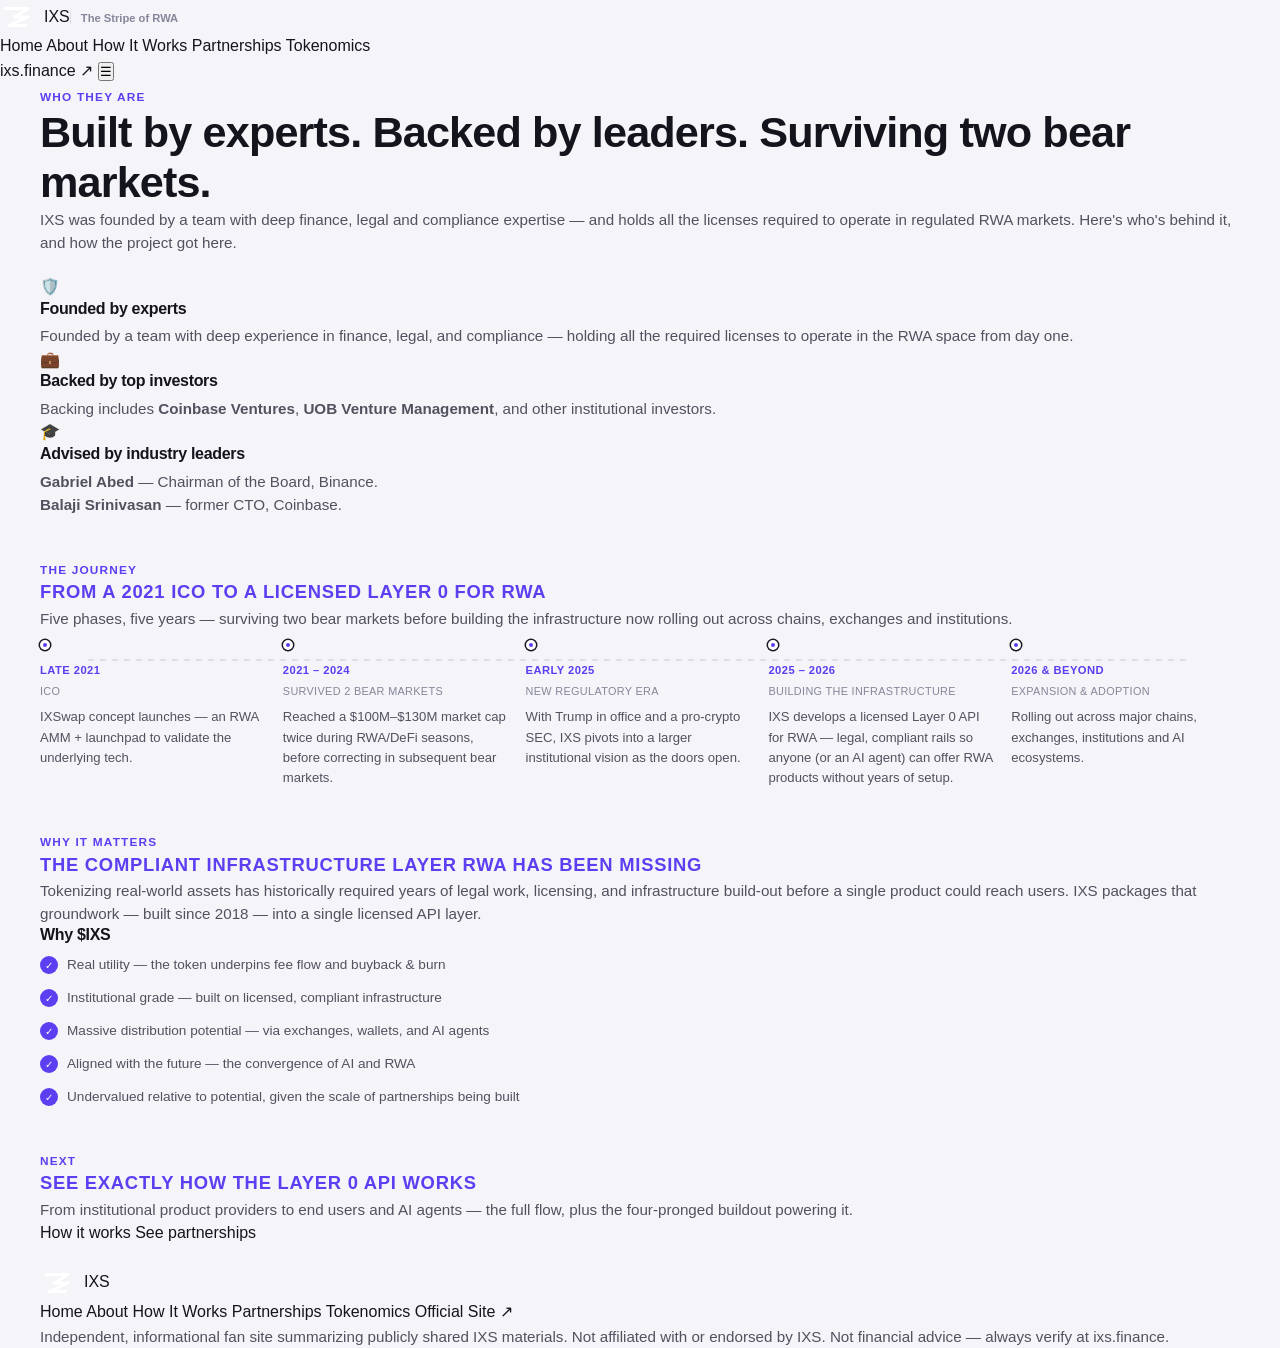
<file: about.html>
<!DOCTYPE html>
<html lang="en">
<head>
<meta charset="UTF-8">
<meta name="viewport" content="width=device-width, initial-scale=1.0">
<title>About IXS — Who They Are &amp; Their Journey</title>
<meta name="description" content="Who's behind IXS: founders, backers and advisors, plus the journey from a 2021 ICO to a licensed Layer 0 API for RWA.">
<link rel="stylesheet" href="css/styles.css">
</head>
<body>

<nav class="nav">
  <div class="nav-inner">
    <a href="index.html" class="brand">
      <span class="brand-mark">
        <svg viewBox="0 0 24 24" fill="none"><path d="M4 6h16L10 12h10L6 18h12" stroke="white" stroke-width="2" stroke-linecap="round" stroke-linejoin="round"/></svg>
      </span>
      <span>IXS<span class="brand-tag">The Stripe of RWA</span></span>
    </a>
    <div class="nav-links">
      <a href="index.html">Home</a>
      <a href="about.html">About</a>
      <a href="how-it-works.html">How It Works</a>
      <a href="partnerships.html">Partnerships</a>
      <a href="tokenomics.html">Tokenomics</a>
    </div>
    <a href="https://www.ixs.finance" target="_blank" rel="noopener" class="nav-cta">ixs.finance ↗</a>
    <button class="nav-toggle" aria-label="Toggle menu">☰</button>
  </div>
</nav>

<header class="page-hero container">
  <span class="eyebrow reveal in">Who they are</span>
  <h1 class="reveal in">Built by experts. Backed by leaders. Surviving two bear markets.</h1>
  <p class="lede reveal in">IXS was founded by a team with deep finance, legal and compliance expertise — and holds all the licenses required to operate in regulated RWA markets. Here's who's behind it, and how the project got here.</p>
</header>

<!-- FOUNDERS / BACKERS / ADVISORS -->
<section class="tight">
  <div class="container">
    <div class="grid grid-3 reveal">
      <div class="card">
        <div class="card-icon">🛡️</div>
        <h3>Founded by experts</h3>
        <p>Founded by a team with deep experience in finance, legal, and compliance — holding all the required licenses to operate in the RWA space from day one.</p>
      </div>
      <div class="card">
        <div class="card-icon">💼</div>
        <h3>Backed by top investors</h3>
        <p>Backing includes <strong style="color:var(--text)">Coinbase Ventures</strong>, <strong style="color:var(--text)">UOB Venture Management</strong>, and other institutional investors.</p>
      </div>
      <div class="card">
        <div class="card-icon">🎓</div>
        <h3>Advised by industry leaders</h3>
        <p><strong style="color:var(--text)">Gabriel Abed</strong> — Chairman of the Board, Binance.<br><strong style="color:var(--text)">Balaji Srinivasan</strong> — former CTO, Coinbase.</p>
      </div>
    </div>
  </div>
</section>

<!-- JOURNEY TIMELINE -->
<section style="background:var(--bg-alt);">
  <div class="container">
    <div class="section-head reveal">
      <span class="eyebrow">The journey</span>
      <h2>From a 2021 ICO to a licensed Layer 0 for RWA</h2>
      <p class="lede">Five phases, five years — surviving two bear markets before building the infrastructure now rolling out across chains, exchanges and institutions.</p>
    </div>

    <div class="timeline reveal">
      <div class="tl-item">
        <div class="tl-dot"></div>
        <div class="phase">Late 2021</div>
        <div class="period">ICO</div>
        <p>IXSwap concept launches — an RWA AMM + launchpad to validate the underlying tech.</p>
      </div>
      <div class="tl-item">
        <div class="tl-dot"></div>
        <div class="phase">2021 – 2024</div>
        <div class="period">Survived 2 bear markets</div>
        <p>Reached a $100M–$130M market cap twice during RWA/DeFi seasons, before correcting in subsequent bear markets.</p>
      </div>
      <div class="tl-item">
        <div class="tl-dot"></div>
        <div class="phase">Early 2025</div>
        <div class="period">New regulatory era</div>
        <p>With Trump in office and a pro-crypto SEC, IXS pivots into a larger institutional vision as the doors open.</p>
      </div>
      <div class="tl-item">
        <div class="tl-dot"></div>
        <div class="phase">2025 – 2026</div>
        <div class="period">Building the infrastructure</div>
        <p>IXS develops a licensed Layer 0 API for RWA — legal, compliant rails so anyone (or an AI agent) can offer RWA products without years of setup.</p>
      </div>
      <div class="tl-item">
        <div class="tl-dot"></div>
        <div class="phase">2026 &amp; beyond</div>
        <div class="period">Expansion &amp; adoption</div>
        <p>Rolling out across major chains, exchanges, institutions and AI ecosystems.</p>
      </div>
    </div>
  </div>
</section>

<!-- WHY IT MATTERS -->
<section>
  <div class="container">
    <div class="split">
      <div class="reveal">
        <span class="eyebrow">Why it matters</span>
        <h2>The compliant infrastructure layer RWA has been missing</h2>
        <p class="lede">Tokenizing real-world assets has historically required years of legal work, licensing, and infrastructure build-out before a single product could reach users. IXS packages that groundwork — built since 2018 — into a single licensed API layer.</p>
      </div>
      <div class="reveal">
        <div class="card">
          <h3>Why $IXS</h3>
          <ul class="check-list">
            <li>Real utility — the token underpins fee flow and buyback &amp; burn</li>
            <li>Institutional grade — built on licensed, compliant infrastructure</li>
            <li>Massive distribution potential — via exchanges, wallets, and AI agents</li>
            <li>Aligned with the future — the convergence of AI and RWA</li>
            <li>Undervalued relative to potential, given the scale of partnerships being built</li>
          </ul>
        </div>
      </div>
    </div>
  </div>
</section>

<section>
  <div class="container">
    <div class="cta-band reveal">
      <span class="eyebrow" style="justify-content:center;">Next</span>
      <h2>See exactly how the Layer 0 API works</h2>
      <p>From institutional product providers to end users and AI agents — the full flow, plus the four-pronged buildout powering it.</p>
      <div class="btn-row">
        <a href="how-it-works.html" class="btn btn-primary">How it works</a>
        <a href="partnerships.html" class="btn btn-outline">See partnerships</a>
      </div>
    </div>
  </div>
</section>

<footer>
  <div class="container">
    <div class="footer-inner">
      <a href="index.html" class="brand">
        <span class="brand-mark">
          <svg viewBox="0 0 24 24" fill="none"><path d="M4 6h16L10 12h10L6 18h12" stroke="white" stroke-width="2" stroke-linecap="round" stroke-linejoin="round"/></svg>
        </span>
        <span>IXS</span>
      </a>
      <div class="footer-links">
        <a href="index.html">Home</a>
        <a href="about.html">About</a>
        <a href="how-it-works.html">How It Works</a>
        <a href="partnerships.html">Partnerships</a>
        <a href="tokenomics.html">Tokenomics</a>
        <a href="https://www.ixs.finance" target="_blank" rel="noopener">Official Site ↗</a>
      </div>
    </div>
    <p class="footer-note">Independent, informational fan site summarizing publicly shared IXS materials. Not affiliated with or endorsed by IXS. Not financial advice — always verify at ixs.finance.</p>
  </div>
</footer>

<script src="js/script.js"></script>
</body>
</html>
</file>
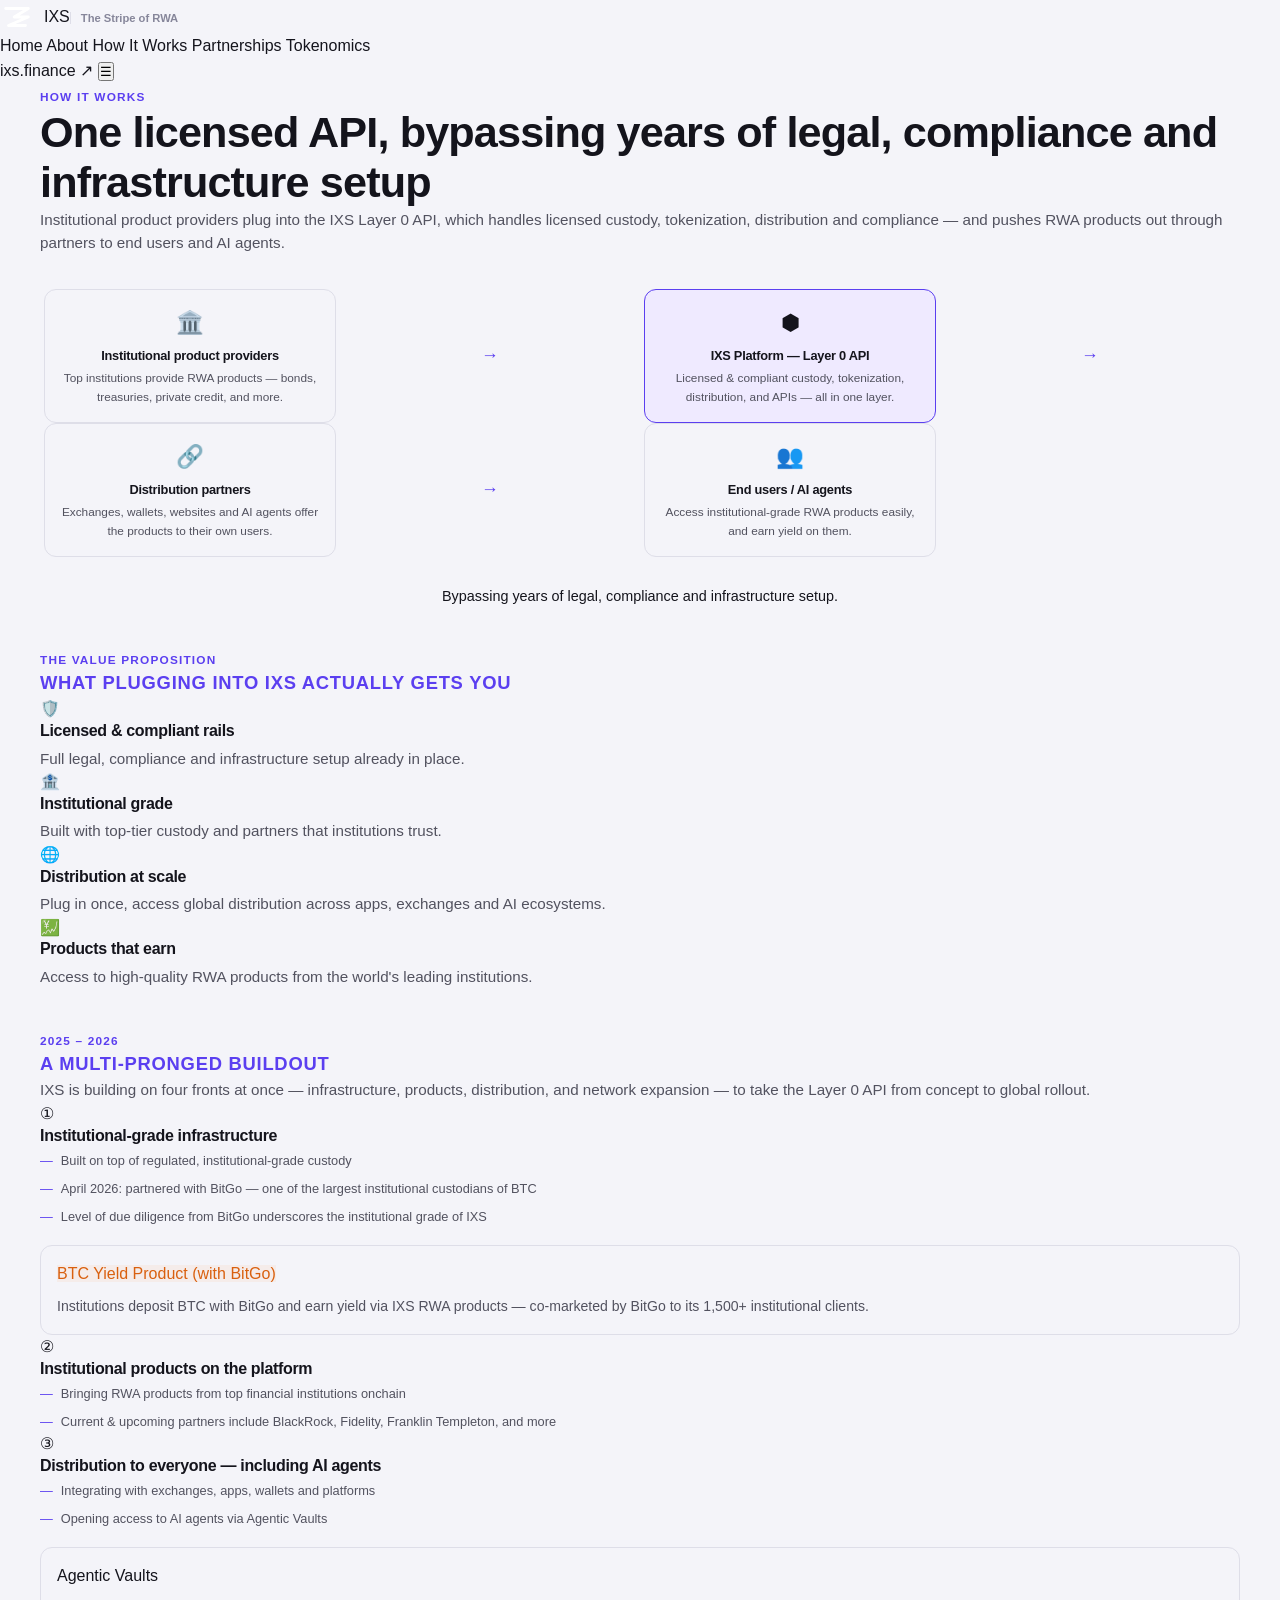
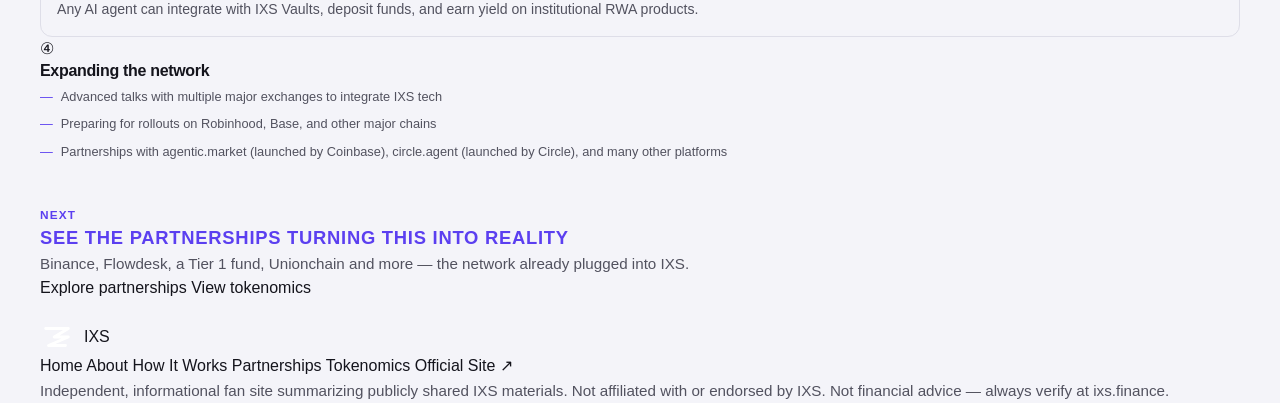
<file: how-it-works.html>
<!DOCTYPE html>
<html lang="en">
<head>
<meta charset="UTF-8">
<meta name="viewport" content="width=device-width, initial-scale=1.0">
<title>How IXS Works — Layer 0 API for RWA</title>
<meta name="description" content="How the IXS Layer 0 API for RWA works, from institutional product providers through to end users and AI agents, and the four-pronged buildout powering it.">
<link rel="stylesheet" href="css/styles.css">
</head>
<body>

<nav class="nav">
  <div class="nav-inner">
    <a href="index.html" class="brand">
      <span class="brand-mark">
        <svg viewBox="0 0 24 24" fill="none"><path d="M4 6h16L10 12h10L6 18h12" stroke="white" stroke-width="2" stroke-linecap="round" stroke-linejoin="round"/></svg>
      </span>
      <span>IXS<span class="brand-tag">The Stripe of RWA</span></span>
    </a>
    <div class="nav-links">
      <a href="index.html">Home</a>
      <a href="about.html">About</a>
      <a href="how-it-works.html">How It Works</a>
      <a href="partnerships.html">Partnerships</a>
      <a href="tokenomics.html">Tokenomics</a>
    </div>
    <a href="https://www.ixs.finance" target="_blank" rel="noopener" class="nav-cta">ixs.finance ↗</a>
    <button class="nav-toggle" aria-label="Toggle menu">☰</button>
  </div>
</nav>

<header class="page-hero container">
  <span class="eyebrow reveal in">How it works</span>
  <h1 class="reveal in">One licensed API, bypassing years of legal, compliance and infrastructure setup</h1>
  <p class="lede reveal in">Institutional product providers plug into the IXS Layer 0 API, which handles licensed custody, tokenization, distribution and compliance — and pushes RWA products out through partners to end users and AI agents.</p>
</header>

<!-- FLOW -->
<section class="tight">
  <div class="container">
    <div class="flow reveal">
      <div class="flow-step">
        <div class="ic">🏛️</div>
        <h4>Institutional product providers</h4>
        <p>Top institutions provide RWA products — bonds, treasuries, private credit, and more.</p>
      </div>
      <div class="flow-arrow">→</div>
      <div class="flow-step highlight">
        <div class="ic">⬢</div>
        <h4>IXS Platform — Layer 0 API</h4>
        <p>Licensed &amp; compliant custody, tokenization, distribution, and APIs — all in one layer.</p>
      </div>
      <div class="flow-arrow">→</div>
      <div class="flow-step">
        <div class="ic">🔗</div>
        <h4>Distribution partners</h4>
        <p>Exchanges, wallets, websites and AI agents offer the products to their own users.</p>
      </div>
      <div class="flow-arrow">→</div>
      <div class="flow-step">
        <div class="ic">👥</div>
        <h4>End users / AI agents</h4>
        <p>Access institutional-grade RWA products easily, and earn yield on them.</p>
      </div>
    </div>
    <p style="text-align:center; margin-top:28px; color:var(--text-faint); font-size:0.9rem;">Bypassing years of legal, compliance and infrastructure setup.</p>
  </div>
</section>

<!-- VALUE PROP RECAP -->
<section style="background:var(--bg-alt);">
  <div class="container">
    <div class="section-head center reveal">
      <span class="eyebrow" style="justify-content:center;">The value proposition</span>
      <h2>What plugging into IXS actually gets you</h2>
    </div>
    <div class="grid grid-4 reveal">
      <div class="card">
        <div class="card-icon">🛡️</div>
        <h3>Licensed &amp; compliant rails</h3>
        <p>Full legal, compliance and infrastructure setup already in place.</p>
      </div>
      <div class="card">
        <div class="card-icon">🏦</div>
        <h3>Institutional grade</h3>
        <p>Built with top-tier custody and partners that institutions trust.</p>
      </div>
      <div class="card">
        <div class="card-icon">🌐</div>
        <h3>Distribution at scale</h3>
        <p>Plug in once, access global distribution across apps, exchanges and AI ecosystems.</p>
      </div>
      <div class="card">
        <div class="card-icon">💹</div>
        <h3>Products that earn</h3>
        <p>Access to high-quality RWA products from the world's leading institutions.</p>
      </div>
    </div>
  </div>
</section>

<!-- 4-PRONGED BUILDOUT -->
<section>
  <div class="container">
    <div class="section-head reveal">
      <span class="eyebrow">2025 – 2026</span>
      <h2>A multi-pronged buildout</h2>
      <p class="lede">IXS is building on four fronts at once — infrastructure, products, distribution, and network expansion — to take the Layer 0 API from concept to global rollout.</p>
    </div>

    <div class="grid grid-2 reveal">
      <div class="card">
        <div class="card-icon">①</div>
        <h3>Institutional-grade infrastructure</h3>
        <ul class="dash-list">
          <li>Built on top of regulated, institutional-grade custody</li>
          <li>April 2026: partnered with BitGo — one of the largest institutional custodians of BTC</li>
          <li>Level of due diligence from BitGo underscores the institutional grade of IXS</li>
        </ul>
        <div style="margin-top:18px; padding:16px; border:1px solid var(--border-soft); border-radius:12px; background:var(--surface);">
          <span class="pill on-orange" style="border-color:rgba(251,146,60,.35); color:var(--orange); background:rgba(251,146,60,.08);">BTC Yield Product (with BitGo)</span>
          <p style="margin-top:10px; font-size:0.88rem;">Institutions deposit BTC with BitGo and earn yield via IXS RWA products — co-marketed by BitGo to its 1,500+ institutional clients.</p>
        </div>
      </div>

      <div class="card">
        <div class="card-icon">②</div>
        <h3>Institutional products on the platform</h3>
        <ul class="dash-list">
          <li>Bringing RWA products from top financial institutions onchain</li>
          <li>Current &amp; upcoming partners include BlackRock, Fidelity, Franklin Templeton, and more</li>
        </ul>
      </div>

      <div class="card">
        <div class="card-icon">③</div>
        <h3>Distribution to everyone — including AI agents</h3>
        <ul class="dash-list">
          <li>Integrating with exchanges, apps, wallets and platforms</li>
          <li>Opening access to AI agents via Agentic Vaults</li>
        </ul>
        <div style="margin-top:18px; padding:16px; border:1px solid var(--border-soft); border-radius:12px; background:var(--surface);">
          <span class="pill on-purple">Agentic Vaults</span>
          <p style="margin-top:10px; font-size:0.88rem;">Any AI agent can integrate with IXS Vaults, deposit funds, and earn yield on institutional RWA products.</p>
        </div>
      </div>

      <div class="card">
        <div class="card-icon">④</div>
        <h3>Expanding the network</h3>
        <ul class="dash-list">
          <li>Advanced talks with multiple major exchanges to integrate IXS tech</li>
          <li>Preparing for rollouts on Robinhood, Base, and other major chains</li>
          <li>Partnerships with agentic.market (launched by Coinbase), circle.agent (launched by Circle), and many other platforms</li>
        </ul>
      </div>
    </div>
  </div>
</section>

<section>
  <div class="container">
    <div class="cta-band reveal">
      <span class="eyebrow" style="justify-content:center;">Next</span>
      <h2>See the partnerships turning this into reality</h2>
      <p>Binance, Flowdesk, a Tier 1 fund, Unionchain and more — the network already plugged into IXS.</p>
      <div class="btn-row">
        <a href="partnerships.html" class="btn btn-primary">Explore partnerships</a>
        <a href="tokenomics.html" class="btn btn-outline">View tokenomics</a>
      </div>
    </div>
  </div>
</section>

<footer>
  <div class="container">
    <div class="footer-inner">
      <a href="index.html" class="brand">
        <span class="brand-mark">
          <svg viewBox="0 0 24 24" fill="none"><path d="M4 6h16L10 12h10L6 18h12" stroke="white" stroke-width="2" stroke-linecap="round" stroke-linejoin="round"/></svg>
        </span>
        <span>IXS</span>
      </a>
      <div class="footer-links">
        <a href="index.html">Home</a>
        <a href="about.html">About</a>
        <a href="how-it-works.html">How It Works</a>
        <a href="partnerships.html">Partnerships</a>
        <a href="tokenomics.html">Tokenomics</a>
        <a href="https://www.ixs.finance" target="_blank" rel="noopener">Official Site ↗</a>
      </div>
    </div>
    <p class="footer-note">Independent, informational fan site summarizing publicly shared IXS materials. Not affiliated with or endorsed by IXS. Not financial advice — always verify at ixs.finance.</p>
  </div>
</footer>

<script src="js/script.js"></script>
</body>
</html>
</file>
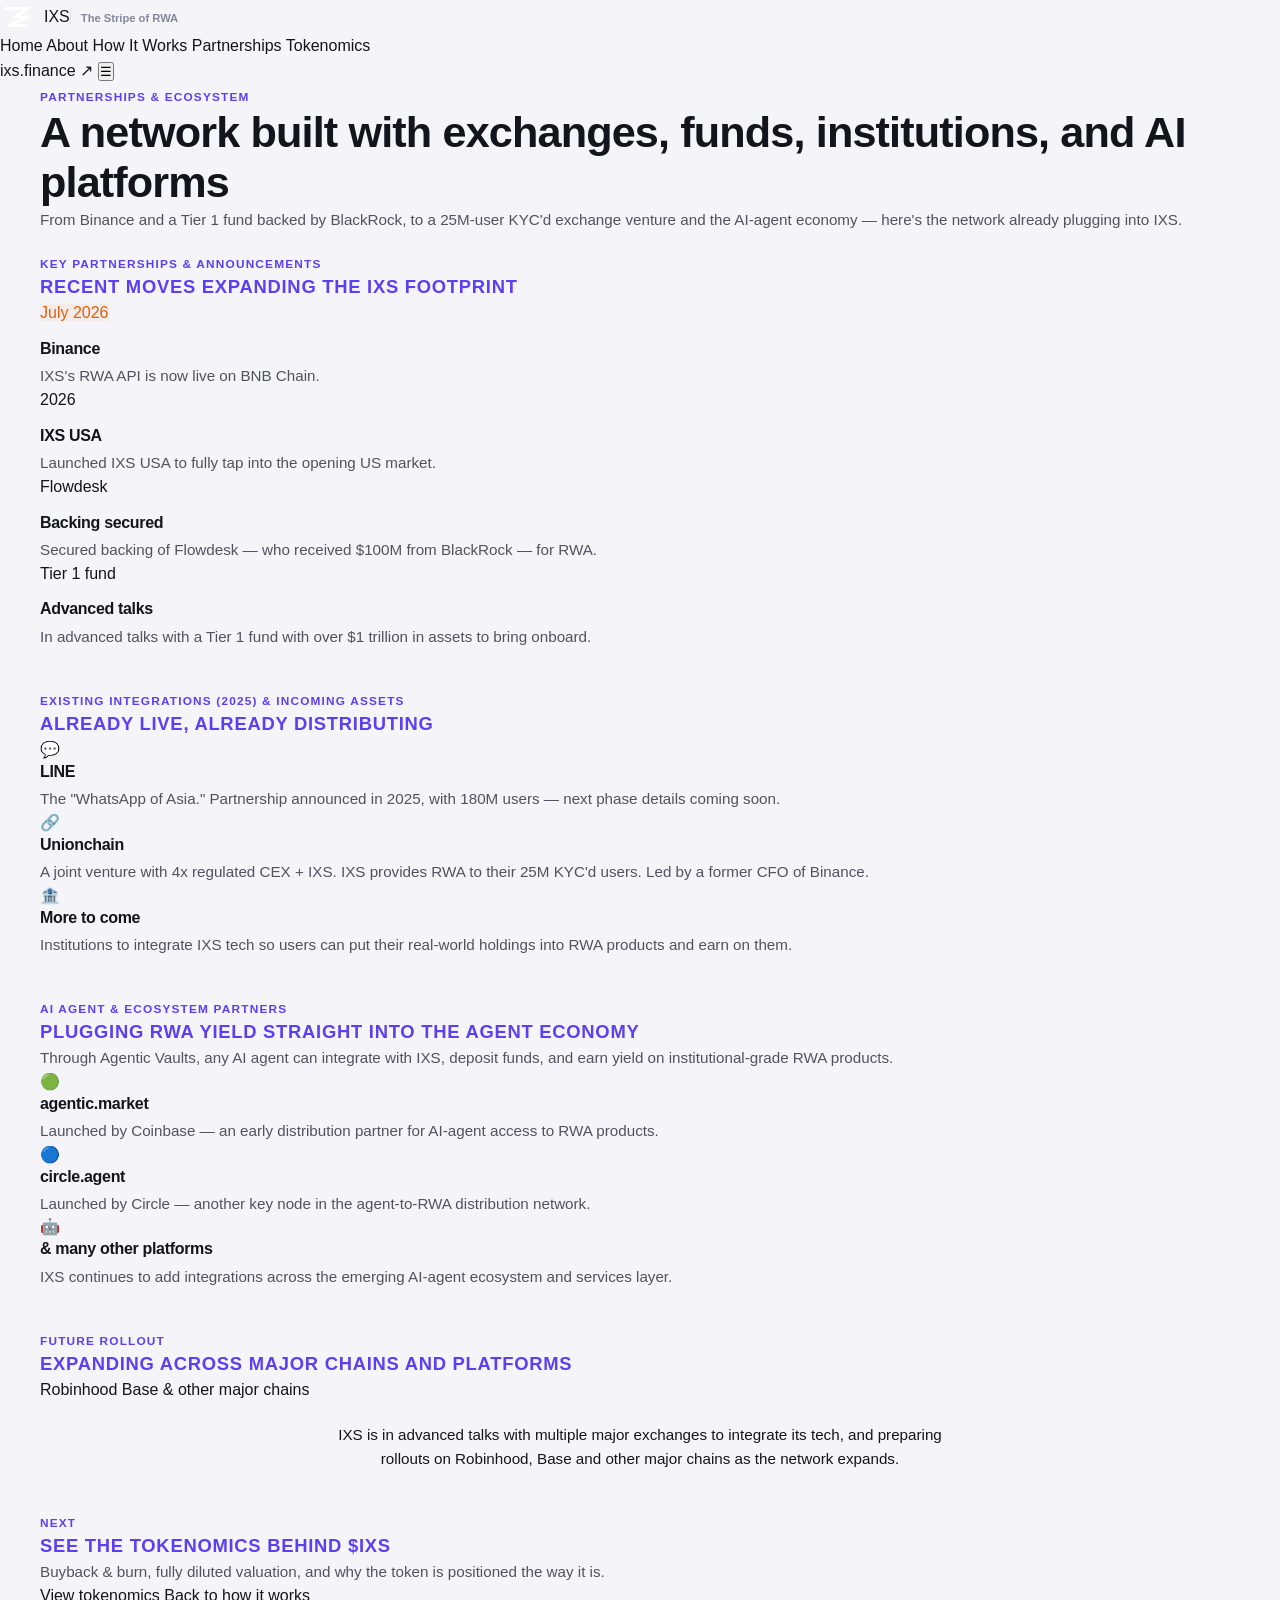
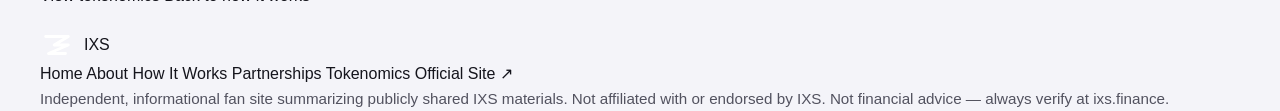
<file: partnerships.html>
<!DOCTYPE html>
<html lang="en">
<head>
<meta charset="UTF-8">
<meta name="viewport" content="width=device-width, initial-scale=1.0">
<title>IXS Partnerships &amp; Integrations</title>
<meta name="description" content="Key IXS partnerships and announcements: Binance, IXS USA, Flowdesk, a Tier 1 fund, Unionchain, AI agent ecosystem partners, and the future rollout across major chains.">
<link rel="stylesheet" href="css/styles.css">
</head>
<body>

<nav class="nav">
  <div class="nav-inner">
    <a href="index.html" class="brand">
      <span class="brand-mark">
        <svg viewBox="0 0 24 24" fill="none"><path d="M4 6h16L10 12h10L6 18h12" stroke="white" stroke-width="2" stroke-linecap="round" stroke-linejoin="round"/></svg>
      </span>
      <span>IXS<span class="brand-tag">The Stripe of RWA</span></span>
    </a>
    <div class="nav-links">
      <a href="index.html">Home</a>
      <a href="about.html">About</a>
      <a href="how-it-works.html">How It Works</a>
      <a href="partnerships.html">Partnerships</a>
      <a href="tokenomics.html">Tokenomics</a>
    </div>
    <a href="https://www.ixs.finance" target="_blank" rel="noopener" class="nav-cta">ixs.finance ↗</a>
    <button class="nav-toggle" aria-label="Toggle menu">☰</button>
  </div>
</nav>

<header class="page-hero container">
  <span class="eyebrow reveal in">Partnerships &amp; ecosystem</span>
  <h1 class="reveal in">A network built with exchanges, funds, institutions, and AI platforms</h1>
  <p class="lede reveal in">From Binance and a Tier 1 fund backed by BlackRock, to a 25M-user KYC'd exchange venture and the AI-agent economy — here's the network already plugging into IXS.</p>
</header>

<!-- KEY PARTNERSHIPS -->
<section class="tight">
  <div class="container">
    <div class="section-head reveal">
      <span class="eyebrow">Key partnerships &amp; announcements</span>
      <h2>Recent moves expanding the IXS footprint</h2>
    </div>
    <div class="grid grid-4 reveal">
      <div class="card">
        <span class="pill on-orange" style="border-color:rgba(251,146,60,.35); color:var(--orange); background:rgba(251,146,60,.08);">July 2026</span>
        <h3 style="margin-top:14px;">Binance</h3>
        <p>IXS's RWA API is now live on BNB Chain.</p>
      </div>
      <div class="card">
        <span class="pill on-blue">2026</span>
        <h3 style="margin-top:14px;">IXS USA</h3>
        <p>Launched IXS USA to fully tap into the opening US market.</p>
      </div>
      <div class="card">
        <span class="pill on-purple">Flowdesk</span>
        <h3 style="margin-top:14px;">Backing secured</h3>
        <p>Secured backing of Flowdesk — who received $100M from BlackRock — for RWA.</p>
      </div>
      <div class="card">
        <span class="pill on-green">Tier 1 fund</span>
        <h3 style="margin-top:14px;">Advanced talks</h3>
        <p>In advanced talks with a Tier 1 fund with over $1 trillion in assets to bring onboard.</p>
      </div>
    </div>
  </div>
</section>

<!-- EXISTING INTEGRATIONS -->
<section style="background:var(--bg-alt);">
  <div class="container">
    <div class="section-head reveal">
      <span class="eyebrow">Existing integrations (2025) &amp; incoming assets</span>
      <h2>Already live, already distributing</h2>
    </div>
    <div class="grid grid-3 reveal">
      <div class="card">
        <div class="card-icon">💬</div>
        <h3>LINE</h3>
        <p>The "WhatsApp of Asia." Partnership announced in 2025, with 180M users — next phase details coming soon.</p>
      </div>
      <div class="card">
        <div class="card-icon">🔗</div>
        <h3>Unionchain</h3>
        <p>A joint venture with 4x regulated CEX + IXS. IXS provides RWA to their 25M KYC'd users. Led by a former CFO of Binance.</p>
      </div>
      <div class="card">
        <div class="card-icon">🏦</div>
        <h3>More to come</h3>
        <p>Institutions to integrate IXS tech so users can put their real-world holdings into RWA products and earn on them.</p>
      </div>
    </div>
  </div>
</section>

<!-- AI AGENT ECOSYSTEM -->
<section>
  <div class="container">
    <div class="section-head reveal">
      <span class="eyebrow">AI agent &amp; ecosystem partners</span>
      <h2>Plugging RWA yield straight into the agent economy</h2>
      <p class="lede">Through Agentic Vaults, any AI agent can integrate with IXS, deposit funds, and earn yield on institutional-grade RWA products.</p>
    </div>
    <div class="grid grid-3 reveal">
      <div class="card">
        <div class="card-icon">🟢</div>
        <h3>agentic.market</h3>
        <p>Launched by Coinbase — an early distribution partner for AI-agent access to RWA products.</p>
      </div>
      <div class="card">
        <div class="card-icon">🔵</div>
        <h3>circle.agent</h3>
        <p>Launched by Circle — another key node in the agent-to-RWA distribution network.</p>
      </div>
      <div class="card">
        <div class="card-icon">🤖</div>
        <h3>&amp; many other platforms</h3>
        <p>IXS continues to add integrations across the emerging AI-agent ecosystem and services layer.</p>
      </div>
    </div>
  </div>
</section>

<!-- FUTURE ROLLOUT -->
<section style="background:var(--bg-alt);">
  <div class="container">
    <div class="section-head center reveal">
      <span class="eyebrow" style="justify-content:center;">Future rollout</span>
      <h2>Expanding across major chains and platforms</h2>
    </div>
    <div class="logo-strip reveal">
      <span class="logo-chip">Robinhood</span>
      <span class="logo-chip">Base</span>
      <span class="logo-chip">& other major chains</span>
    </div>
    <p style="text-align:center; margin-top:20px; color:var(--text-dim); max-width:640px; margin-left:auto; margin-right:auto;">
      IXS is in advanced talks with multiple major exchanges to integrate its tech, and preparing rollouts on Robinhood, Base and other major chains as the network expands.
    </p>
  </div>
</section>

<section>
  <div class="container">
    <div class="cta-band reveal">
      <span class="eyebrow" style="justify-content:center;">Next</span>
      <h2>See the tokenomics behind $IXS</h2>
      <p>Buyback &amp; burn, fully diluted valuation, and why the token is positioned the way it is.</p>
      <div class="btn-row">
        <a href="tokenomics.html" class="btn btn-primary">View tokenomics</a>
        <a href="how-it-works.html" class="btn btn-outline">Back to how it works</a>
      </div>
    </div>
  </div>
</section>

<footer>
  <div class="container">
    <div class="footer-inner">
      <a href="index.html" class="brand">
        <span class="brand-mark">
          <svg viewBox="0 0 24 24" fill="none"><path d="M4 6h16L10 12h10L6 18h12" stroke="white" stroke-width="2" stroke-linecap="round" stroke-linejoin="round"/></svg>
        </span>
        <span>IXS</span>
      </a>
      <div class="footer-links">
        <a href="index.html">Home</a>
        <a href="about.html">About</a>
        <a href="how-it-works.html">How It Works</a>
        <a href="partnerships.html">Partnerships</a>
        <a href="tokenomics.html">Tokenomics</a>
        <a href="https://www.ixs.finance" target="_blank" rel="noopener">Official Site ↗</a>
      </div>
    </div>
    <p class="footer-note">Independent, informational fan site summarizing publicly shared IXS materials. Not affiliated with or endorsed by IXS. Not financial advice — always verify at ixs.finance.</p>
  </div>
</footer>

<script src="js/script.js"></script>
</body>
</html>
</file>
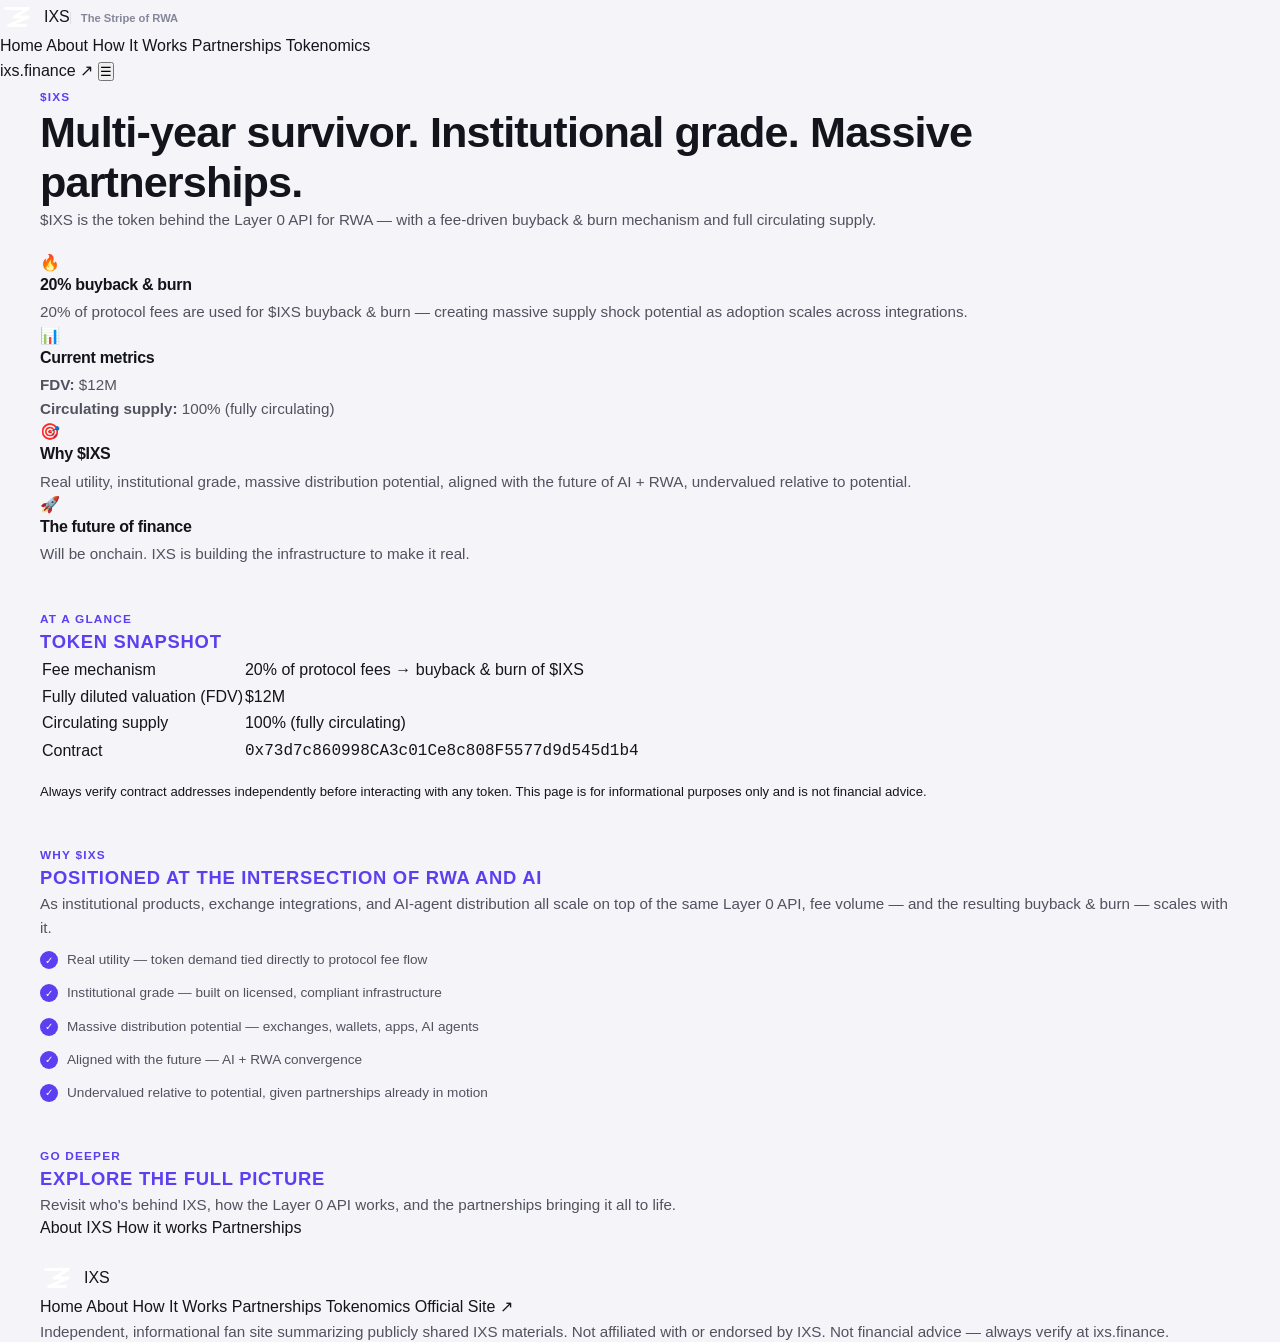
<file: tokenomics.html>
<!DOCTYPE html>
<html lang="en">
<head>
<meta charset="UTF-8">
<meta name="viewport" content="width=device-width, initial-scale=1.0">
<title>$IXS Tokenomics</title>
<meta name="description" content="$IXS tokenomics: 20% buyback and burn on fees, current metrics, and why the token is positioned for real utility in the RWA and AI convergence.">
<link rel="stylesheet" href="css/styles.css">
</head>
<body>

<nav class="nav">
  <div class="nav-inner">
    <a href="index.html" class="brand">
      <span class="brand-mark">
        <svg viewBox="0 0 24 24" fill="none"><path d="M4 6h16L10 12h10L6 18h12" stroke="white" stroke-width="2" stroke-linecap="round" stroke-linejoin="round"/></svg>
      </span>
      <span>IXS<span class="brand-tag">The Stripe of RWA</span></span>
    </a>
    <div class="nav-links">
      <a href="index.html">Home</a>
      <a href="about.html">About</a>
      <a href="how-it-works.html">How It Works</a>
      <a href="partnerships.html">Partnerships</a>
      <a href="tokenomics.html">Tokenomics</a>
    </div>
    <a href="https://www.ixs.finance" target="_blank" rel="noopener" class="nav-cta">ixs.finance ↗</a>
    <button class="nav-toggle" aria-label="Toggle menu">☰</button>
  </div>
</nav>

<header class="page-hero container">
  <span class="eyebrow reveal in">$IXS</span>
  <h1 class="reveal in">Multi-year survivor. Institutional grade. Massive partnerships.</h1>
  <p class="lede reveal in">$IXS is the token behind the Layer 0 API for RWA — with a fee-driven buyback &amp; burn mechanism and full circulating supply.</p>
</header>

<!-- TOKENOMICS -->
<section class="tight">
  <div class="container">
    <div class="grid grid-4 reveal">
      <div class="card">
        <div class="card-icon">🔥</div>
        <h3>20% buyback &amp; burn</h3>
        <p>20% of protocol fees are used for $IXS buyback &amp; burn — creating massive supply shock potential as adoption scales across integrations.</p>
      </div>
      <div class="card">
        <div class="card-icon">📊</div>
        <h3>Current metrics</h3>
        <p><strong style="color:var(--text)">FDV:</strong> $12M<br><strong style="color:var(--text)">Circulating supply:</strong> 100% (fully circulating)</p>
      </div>
      <div class="card">
        <div class="card-icon">🎯</div>
        <h3>Why $IXS</h3>
        <p>Real utility, institutional grade, massive distribution potential, aligned with the future of AI + RWA, undervalued relative to potential.</p>
      </div>
      <div class="card">
        <div class="card-icon">🚀</div>
        <h3>The future of finance</h3>
        <p>Will be onchain. IXS is building the infrastructure to make it real.</p>
      </div>
    </div>
  </div>
</section>

<!-- TABLE -->
<section style="background:var(--bg-alt);">
  <div class="container">
    <div class="section-head reveal">
      <span class="eyebrow">At a glance</span>
      <h2>Token snapshot</h2>
    </div>
    <div class="card reveal" style="padding:0; overflow:hidden;">
      <table>
        <tbody>
          <tr><td>Fee mechanism</td><td>20% of protocol fees → buyback &amp; burn of $IXS</td></tr>
          <tr><td>Fully diluted valuation (FDV)</td><td>$12M</td></tr>
          <tr><td>Circulating supply</td><td>100% (fully circulating)</td></tr>
          <tr><td>Contract</td><td><code>0x73d7c860998CA3c01Ce8c808F5577d9d545d1b4</code></td></tr>
        </tbody>
      </table>
    </div>
    <p style="margin-top:16px; color:var(--text-faint); font-size:0.82rem;">Always verify contract addresses independently before interacting with any token. This page is for informational purposes only and is not financial advice.</p>
  </div>
</section>

<!-- WHY $IXS -->
<section>
  <div class="container">
    <div class="split">
      <div class="reveal">
        <span class="eyebrow">Why $IXS</span>
        <h2>Positioned at the intersection of RWA and AI</h2>
        <p class="lede">As institutional products, exchange integrations, and AI-agent distribution all scale on top of the same Layer 0 API, fee volume — and the resulting buyback &amp; burn — scales with it.</p>
      </div>
      <div class="reveal">
        <ul class="check-list">
          <li>Real utility — token demand tied directly to protocol fee flow</li>
          <li>Institutional grade — built on licensed, compliant infrastructure</li>
          <li>Massive distribution potential — exchanges, wallets, apps, AI agents</li>
          <li>Aligned with the future — AI + RWA convergence</li>
          <li>Undervalued relative to potential, given partnerships already in motion</li>
        </ul>
      </div>
    </div>
  </div>
</section>

<section>
  <div class="container">
    <div class="cta-band reveal">
      <span class="eyebrow" style="justify-content:center;">Go deeper</span>
      <h2>Explore the full picture</h2>
      <p>Revisit who's behind IXS, how the Layer 0 API works, and the partnerships bringing it all to life.</p>
      <div class="btn-row">
        <a href="about.html" class="btn btn-primary">About IXS</a>
        <a href="how-it-works.html" class="btn btn-outline">How it works</a>
        <a href="partnerships.html" class="btn btn-outline">Partnerships</a>
      </div>
    </div>
  </div>
</section>

<footer>
  <div class="container">
    <div class="footer-inner">
      <a href="index.html" class="brand">
        <span class="brand-mark">
          <svg viewBox="0 0 24 24" fill="none"><path d="M4 6h16L10 12h10L6 18h12" stroke="white" stroke-width="2" stroke-linecap="round" stroke-linejoin="round"/></svg>
        </span>
        <span>IXS</span>
      </a>
      <div class="footer-links">
        <a href="index.html">Home</a>
        <a href="about.html">About</a>
        <a href="how-it-works.html">How It Works</a>
        <a href="partnerships.html">Partnerships</a>
        <a href="tokenomics.html">Tokenomics</a>
        <a href="https://www.ixs.finance" target="_blank" rel="noopener">Official Site ↗</a>
      </div>
    </div>
    <p class="footer-note">Independent, informational fan site summarizing publicly shared IXS materials. Not affiliated with or endorsed by IXS. Not financial advice — always verify at ixs.finance.</p>
  </div>
</footer>

<script src="js/script.js"></script>
</body>
</html>
</file>
<file: css/styles.css>
/* ==========================================================================
   IXS — The Licensed Layer 0 API for RWA
   Single-page infographic-style layout
   ========================================================================== */

:root {
  --bg: #f4f4f9;
  --white: #ffffff;
  --ink: #14141c;
  --dim: #52525f;
  --faint: #86869a;
  --purple: #5b3ff0;
  --purple-2: #7c5cff;
  --purple-soft: #efeaff;
  --border: #1b1b24;
  --border-soft: #dedee8;
  --green: #16915c;
  --green-soft: #e6f7ef;
  --orange: #d9600f;
  --orange-soft: #fdece0;
  --blue: #1b6fd6;
  --blue-soft: #e7f1fd;
  --red: #cf3838;
  --red-soft: #fbe7e7;
  --footer-bg: #14141c;
  --radius: 18px;
  --radius-sm: 12px;
  --maxw: 1240px;
  font-size: 16px;
}

[data-theme="dark"] {
  --bg: #08080c;
  --white: #15151f;
  --ink: #f2f2f7;
  --dim: #b4b4c6;
  --faint: #7d7d95;
  --purple: #9d8bff;
  --purple-2: #b6a6ff;
  --purple-soft: rgba(157, 139, 255, 0.16);
  --border: #34344a;
  --border-soft: #26263a;
  --green: #34d399;
  --green-soft: rgba(52, 211, 153, 0.14);
  --orange: #fb923c;
  --orange-soft: rgba(251, 146, 60, 0.14);
  --blue: #60a5fa;
  --blue-soft: rgba(96, 165, 250, 0.14);
  --red: #f87171;
  --red-soft: rgba(248, 113, 113, 0.14);
  --footer-bg: #000000;
}

* { box-sizing: border-box; margin: 0; padding: 0; }

html { scroll-behavior: smooth; }

body {
  background: var(--bg);
  color: var(--ink);
  font-family: "Inter", -apple-system, BlinkMacSystemFont, "Segoe UI", Roboto, Helvetica, Arial, sans-serif;
  line-height: 1.55;
  -webkit-font-smoothing: antialiased;
  transition: background-color 0.25s ease, color 0.25s ease;
}

img, svg { display: block; max-width: 100%; }
a { color: inherit; text-decoration: none; }

.container {
  width: 100%;
  max-width: var(--maxw);
  margin: 0 auto;
  padding: 0 20px;
}

section { padding: 20px 0; }

/* ---------- Typography ---------- */

.eyebrow {
  display: inline-flex;
  align-items: center;
  gap: 8px;
  font-size: 0.74rem;
  font-weight: 800;
  letter-spacing: 0.10em;
  text-transform: uppercase;
  color: var(--purple);
}

h1, h2, h3, h4 { font-weight: 800; letter-spacing: -0.02em; line-height: 1.15; color: var(--ink); }

h1 { font-size: clamp(1.9rem, 4vw, 2.7rem); }
h2 {
  font-size: clamp(1rem, 1.6vw, 1.15rem);
  text-transform: uppercase;
  letter-spacing: 0.04em;
  color: var(--purple);
  margin-bottom: 4px;
}
h3 { font-size: 1rem; margin-bottom: 6px; }

p { color: var(--dim); font-size: 0.95rem; }

.section-title {
  text-align: center;
  margin-bottom: 22px;
}
.section-title h2 { font-size: clamp(1.05rem, 2vw, 1.3rem); }
.section-title .sub { color: var(--faint); font-size: 0.85rem; margin-top: 4px; }

/* ---------- Top bar ---------- */

.topbar {
  border-bottom: 1.5px solid var(--border);
  background: var(--white);
}

.topbar-inner {
  max-width: var(--maxw);
  margin: 0 auto;
  padding: 14px 20px;
  display: flex;
  align-items: center;
  justify-content: space-between;
  gap: 16px;
}

.brand {
  display: flex;
  align-items: center;
  gap: 10px;
}

.brand-mark {
  width: 34px;
  height: 34px;
  flex-shrink: 0;
  object-fit: contain;
}

.brand-word {
  font-weight: 900;
  font-size: 1.15rem;
  letter-spacing: -0.02em;
}

.brand-tag {
  font-size: 0.7rem;
  font-weight: 600;
  color: var(--faint);
  padding-left: 10px;
  border-left: 1px solid var(--border-soft);
  white-space: nowrap;
}

@media (max-width: 640px) {
  .brand-tag { display: none; }
}

.last-updated {
  font-size: 0.7rem;
  font-weight: 600;
  color: var(--faint);
  padding-left: 10px;
  margin-left: 2px;
  border-left: 1px solid var(--border-soft);
  white-space: nowrap;
}

@media (max-width: 720px) {
  .last-updated { display: none; }
}

.ticker-badge {
  display: inline-flex;
  align-items: center;
  gap: 6px;
  padding: 7px 14px;
  border: 1.5px solid var(--border);
  border-radius: 999px;
  font-weight: 800;
  font-size: 0.82rem;
  background: var(--white);
}

.topbar-link {
  font-size: 0.85rem;
  font-weight: 600;
  color: var(--dim);
  border: 1.5px solid var(--border-soft);
  padding: 7px 14px;
  border-radius: 999px;
}
.topbar-link:hover { border-color: var(--border); color: var(--ink); }

.contract-chip {
  display: inline-flex;
  align-items: center;
  gap: 8px;
  padding: 7px 14px;
  border: 1.5px solid var(--border-soft);
  border-radius: 999px;
  background: transparent;
  cursor: pointer;
  font-family: inherit;
  white-space: nowrap;
}
.contract-chip:hover { border-color: var(--purple); background: var(--purple-soft); }
.contract-chip-label { font-size: 0.72rem; font-weight: 700; color: var(--faint); text-transform: uppercase; letter-spacing: 0.03em; }
.contract-chip-addr { font-size: 0.8rem; font-weight: 700; color: var(--ink); font-variant-numeric: tabular-nums; }
.contract-chip-icon { font-size: 0.78rem; }
.contract-chip.copied { border-color: var(--green); background: var(--green-soft, rgba(22, 145, 92, 0.12)); }
.contract-chip.copied .contract-chip-addr::after { content: "Copied!"; color: var(--green); }
.contract-chip.copied .contract-chip-addr { font-size: 0; }
.contract-chip.copied .contract-chip-addr::after { font-size: 0.8rem; }

@media (max-width: 900px) {
  .contract-chip-label { display: none; }
}
@media (max-width: 700px) {
  .contract-chip { display: none; }
}

/* Dark-ink logo marks need to flip to light when the page goes dark;
   the footer band stays permanently dark so its light-colored logo
   asset (logo-mark-light.png) never needs inverting. */
.logo-invertable { transition: filter 0.2s ease; }
[data-theme="dark"] .logo-invertable { filter: invert(1) brightness(1.7); }

.theme-toggle {
  appearance: none;
  border: 1.5px solid var(--border-soft);
  background: var(--white);
  border-radius: 999px;
  width: 38px;
  height: 38px;
  display: inline-flex;
  align-items: center;
  justify-content: center;
  cursor: pointer;
  font-size: 1rem;
  line-height: 1;
  transition: border-color 0.15s ease, background 0.15s ease, transform 0.15s ease;
}
.theme-toggle:hover { border-color: var(--purple); background: var(--purple-soft); transform: translateY(-1px); }
.theme-toggle .icon-sun { display: none; }
.theme-toggle .icon-moon { display: inline; }
[data-theme="dark"] .theme-toggle .icon-sun { display: inline; }
[data-theme="dark"] .theme-toggle .icon-moon { display: none; }

/* ---------- Boxed panel (infographic block) ---------- */

.panel {
  background: var(--white);
  border: 1.5px solid var(--border);
  border-radius: var(--radius);
  padding: 24px;
}

.panel-tight { padding: 18px; }

/* Smooth cross-fade for every surface when the theme toggles */
.panel, .topbar, .tabbar, .what-is-box, .cred-box, .flow-step, .funnel-step,
.gateway-chip, .buildout-card, .embed-toolbar, .embed-frame-wrap, .stream-box,
.agg-stat, .stream-card, .result, .cta-band, .ticker-badge, .badge,
.logo-chip, .logo-chip-sm, .avatar-photo {
  transition: background-color 0.25s ease, border-color 0.25s ease, color 0.25s ease;
}

/* ---------- Row 1: Hero ---------- */

.hero-grid {
  display: grid;
  grid-template-columns: 1.5fr 1fr;
  gap: 18px;
  padding: 32px 0 18px;
  align-items: stretch;
}

.hero-left {
  display: flex;
  flex-direction: column;
  justify-content: center;
  gap: 14px;
}

.hero-disclaimer {
  display: inline-block;
  font-size: 0.95rem;
  font-weight: 700;
  color: var(--orange);
  background: var(--orange-soft);
  border: 1px solid rgba(251, 146, 60, 0.35);
  border-radius: 10px;
  padding: 10px 16px;
  margin: 0 0 4px 0;
  max-width: 560px;
  line-height: 1.45;
}

.hero-left .kicker {
  font-weight: 800;
  font-size: 0.95rem;
  color: var(--purple);
  letter-spacing: 0.02em;
}

.hero-left h1 { max-width: 640px; }

.hero-left .lede { max-width: 560px; font-size: 1rem; }

.badge-row { display: flex; gap: 10px; flex-wrap: wrap; margin-top: 6px; }

.badge {
  display: inline-flex;
  align-items: center;
  gap: 6px;
  padding: 7px 14px;
  border: 1.5px solid var(--border);
  border-radius: 999px;
  font-size: 0.78rem;
  font-weight: 700;
}

.what-is-box {
  background: var(--white);
  border: 1.5px solid var(--border);
  border-radius: var(--radius);
  padding: 24px;
  display: flex;
  flex-direction: column;
  gap: 12px;
}

.what-is-box .head-row {
  display: flex;
  align-items: center;
  justify-content: space-between;
}

.what-is-box h3 {
  font-size: 0.88rem;
  text-transform: uppercase;
  letter-spacing: 0.05em;
}

.what-is-box .mini-mark {
  width: 40px;
  height: 40px;
  border: 1.5px solid var(--border);
  border-radius: 50%;
  display: flex;
  align-items: center;
  justify-content: center;
  padding: 8px;
}

.what-is-box p { font-size: 0.88rem; }

.what-is-box .tagline {
  color: var(--purple);
  font-weight: 700;
  font-size: 0.86rem;
  line-height: 1.5;
  border-top: 1px dashed var(--border-soft);
  padding-top: 12px;
}

/* ---------- Row 2: Credibility strip ---------- */

.cred-grid {
  display: grid;
  grid-template-columns: repeat(3, 1fr);
  gap: 14px;
}

.cred-box {
  background: var(--white);
  border: 1.5px solid var(--border);
  border-radius: var(--radius-sm);
  padding: 16px 18px;
}

.cred-box .label {
  display: flex;
  align-items: center;
  gap: 8px;
  font-size: 0.72rem;
  font-weight: 800;
  text-transform: uppercase;
  letter-spacing: 0.04em;
  color: var(--ink);
  margin-bottom: 10px;
}

.cred-box .label .ic { font-size: 1.1rem; }

.logo-row { display: flex; gap: 8px; flex-wrap: wrap; }
.logo-chip-sm {
  display: inline-flex;
  align-items: center;
  gap: 5px;
  padding: 5px 10px;
  border: 1px solid var(--border-soft);
  border-radius: 8px;
  font-size: 0.76rem;
  font-weight: 700;
  color: var(--dim);
  background: var(--bg);
}

a.logo-chip-sm.interactive {
  cursor: pointer;
  transition: border-color 0.15s ease, background 0.15s ease, color 0.15s ease, transform 0.15s ease;
}
a.logo-chip-sm.interactive:hover {
  border-color: var(--purple);
  background: var(--purple-soft);
  color: var(--purple);
  transform: translateY(-1px);
}
.logo-chip-sm .x-icon { font-size: 0.68rem; color: var(--faint); font-weight: 700; }
a.logo-chip-sm.interactive:hover .x-icon { color: var(--purple); }

.advisor-row { display: flex; flex-direction: column; gap: 10px; }
.advisor {
  display: flex;
  align-items: center;
  gap: 10px;
}
a.advisor-link {
  border-radius: 10px;
  padding: 4px;
  margin: -4px;
  transition: background 0.15s ease, transform 0.15s ease;
}
a.advisor-link:hover {
  background: var(--purple-soft);
  transform: translateX(2px);
}
a.advisor-link:hover .avatar-photo { box-shadow: 0 0 0 2px var(--purple); }
a.advisor-link:hover .name { color: var(--purple); }
.avatar {
  width: 34px;
  height: 34px;
  border-radius: 50%;
  background: linear-gradient(135deg, var(--purple), var(--purple-2));
  color: #fff;
  font-size: 0.72rem;
  font-weight: 800;
  display: flex;
  align-items: center;
  justify-content: center;
  flex-shrink: 0;
}
.avatar-photo {
  object-fit: cover;
  border: 1.5px solid var(--border-soft);
  transition: box-shadow 0.15s ease;
}
.advisor .name { font-size: 0.82rem; font-weight: 700; color: var(--ink); display: flex; align-items: center; gap: 5px; transition: color 0.15s ease; }
.advisor .role { font-size: 0.74rem; color: var(--faint); }
.advisor .x-icon { font-size: 0.68rem; color: var(--faint); font-weight: 700; }

/* ---------- Row 3: Timeline ---------- */

.timeline-panel { padding: 22px 24px 26px; }

.timeline {
  position: relative;
  display: grid;
  grid-template-columns: repeat(5, 1fr);
  gap: 14px;
  margin-top: 10px;
}

.timeline::before {
  content: "";
  position: absolute;
  top: 19px;
  left: 4%;
  right: 4%;
  height: 1.5px;
  background: repeating-linear-gradient(90deg, var(--border-soft) 0 6px, transparent 6px 12px);
  z-index: 0;
}

.tl-item { position: relative; z-index: 1; }

.tl-dot {
  width: 10px;
  height: 10px;
  border-radius: 50%;
  background: var(--purple);
  border: 3px solid var(--white);
  box-shadow: 0 0 0 1.5px var(--border);
  margin-bottom: 12px;
}

.tl-item .ic { font-size: 1.3rem; margin-bottom: 8px; }
.tl-item .phase { font-size: 0.7rem; font-weight: 800; letter-spacing: 0.04em; text-transform: uppercase; color: var(--purple); margin-bottom: 3px; }
.tl-item .period { font-size: 0.68rem; color: var(--faint); margin-bottom: 8px; text-transform: uppercase; letter-spacing: 0.03em; }
.tl-item p { font-size: 0.82rem; color: var(--dim); }

/* ---------- Row 4: How it works ---------- */

.hiw-grid {
  display: grid;
  grid-template-columns: 1.65fr 1fr;
  gap: 14px;
  align-items: stretch;
}

.flow {
  display: grid;
  grid-template-columns: repeat(4, 1fr);
  gap: 0;
  margin-top: 14px;
}

.flow-step {
  border: 1.5px solid var(--border-soft);
  border-radius: var(--radius-sm);
  padding: 16px 12px;
  text-align: center;
  margin: 0 4px;
  background: var(--bg);
}

.flow-step.highlight {
  border-color: var(--purple);
  background: var(--purple-soft);
}

.flow-arrow {
  display: flex;
  align-items: center;
  justify-content: center;
  color: var(--purple);
  font-size: 1.1rem;
}

.flow-step .ic { font-size: 1.4rem; margin-bottom: 8px; }
.flow-step h4 { font-size: 0.8rem; margin-bottom: 6px; color: var(--ink); font-weight: 800; }
.flow-step p { font-size: 0.74rem; color: var(--dim); }

.flow-note {
  margin-top: 14px;
  text-align: center;
  border: 1px dashed var(--border);
  border-radius: 999px;
  padding: 10px 16px;
  font-size: 0.8rem;
  font-weight: 700;
  color: var(--purple);
  background: var(--purple-soft);
}

.value-box { display: flex; flex-direction: column; }
.value-box h3 { font-size: 0.88rem; text-transform: uppercase; letter-spacing: 0.04em; }

.check-list { list-style: none; display: flex; flex-direction: column; gap: 12px; margin-top: 10px; }
.check-list li { display: flex; align-items: flex-start; gap: 9px; font-size: 0.85rem; color: var(--dim); }
.check-list li::before {
  content: "✓";
  flex-shrink: 0;
  width: 18px;
  height: 18px;
  border-radius: 50%;
  background: var(--purple);
  color: #fff;
  font-size: 0.62rem;
  display: flex;
  align-items: center;
  justify-content: center;
  margin-top: 2px;
}
.check-list li strong { color: var(--ink); }

/* ---------- Row 4.5: The Bigger Picture (thesis) ---------- */

.quote-card {
  border-color: var(--purple);
  background: var(--purple-soft);
}

.quote-text {
  font-size: clamp(1.05rem, 1.8vw, 1.3rem);
  font-weight: 700;
  color: var(--ink);
  line-height: 1.5;
  font-style: italic;
}

.quote-attr {
  margin-top: 12px;
  font-size: 0.78rem;
  font-weight: 700;
  color: var(--purple);
  text-transform: uppercase;
  letter-spacing: 0.03em;
}

.quote-card a:hover { text-decoration: underline; }

.funnel {
  display: flex;
  flex-direction: column;
  gap: 4px;
}

.funnel-step {
  display: flex;
  align-items: center;
  gap: 14px;
  border: 1.5px solid var(--border-soft);
  border-radius: var(--radius-sm);
  padding: 14px 18px;
  background: var(--bg);
}

.funnel-step.highlight {
  border-color: var(--purple);
  background: var(--purple-soft);
}

.funnel-step .ic { font-size: 1.5rem; flex-shrink: 0; }
.funnel-step strong { display: block; font-size: 0.9rem; color: var(--ink); margin-bottom: 2px; }
.funnel-step p { font-size: 0.8rem; color: var(--dim); }

.funnel-arrow {
  text-align: center;
  color: var(--purple);
  font-size: 1.1rem;
  padding: 2px 0;
}

/* ---------- Row 7: Distribution gateways ---------- */

.gateway-grid {
  display: grid;
  grid-template-columns: repeat(4, 1fr);
  gap: 10px;
}

.gateway-chip {
  display: flex;
  align-items: center;
  gap: 8px;
  border: 1.5px solid var(--border-soft);
  border-radius: var(--radius-sm);
  padding: 12px 14px;
  font-size: 0.82rem;
  font-weight: 700;
  color: var(--ink);
  background: var(--bg);
}

.gateway-chip .ic { font-size: 1rem; flex-shrink: 0; }

.gateway-chip .soon {
  font-size: 0.65rem;
  font-weight: 800;
  color: var(--purple);
  background: var(--purple-soft);
  padding: 2px 7px;
  border-radius: 999px;
  margin-left: auto;
}

@media (max-width: 1000px) {
  .gateway-grid { grid-template-columns: repeat(3, 1fr); }
}
@media (max-width: 620px) {
  .gateway-grid { grid-template-columns: repeat(2, 1fr); }
}

/* ---------- Row 5: Buildout ---------- */

.buildout-grid {
  display: grid;
  grid-template-columns: repeat(4, 1fr);
  gap: 14px;
}

.buildout-grid.cols-2 { grid-template-columns: repeat(2, 1fr); }

.buildout-card {
  background: var(--white);
  border: 1.5px solid var(--border);
  border-radius: var(--radius-sm);
  padding: 18px;
  display: flex;
  flex-direction: column;
  gap: 10px;
}

.buildout-num {
  width: 26px;
  height: 26px;
  border-radius: 50%;
  border: 1.5px solid var(--border);
  display: flex;
  align-items: center;
  justify-content: center;
  font-size: 0.78rem;
  font-weight: 800;
  color: var(--purple);
}

.buildout-card h3 { font-size: 0.86rem; }

.dash-list { list-style: none; display: flex; flex-direction: column; gap: 8px; }
.dash-list li { display: flex; align-items: flex-start; gap: 8px; font-size: 0.8rem; color: var(--dim); }
.dash-list li::before { content: "—"; color: var(--purple); flex-shrink: 0; }

.callout {
  margin-top: 4px;
  padding: 12px;
  border-radius: 10px;
  border: 1px solid var(--border-soft);
  background: var(--bg);
}
.callout .tag {
  display: inline-block;
  padding: 3px 9px;
  border-radius: 999px;
  font-size: 0.68rem;
  font-weight: 800;
  margin-bottom: 7px;
}
.tag-orange { background: var(--orange-soft); color: var(--orange); }
.tag-purple { background: var(--purple-soft); color: var(--purple); }
.callout p { font-size: 0.78rem; }

.mini-logo-row { display: flex; gap: 6px; flex-wrap: wrap; margin-top: 2px; }

/* ---------- Row 6: Announcements two-column ---------- */

.announce-grid {
  display: grid;
  grid-template-columns: 1fr 1fr;
  gap: 14px;
}

.announce-panel h2 { margin-bottom: 12px; }

.announce-items {
  display: grid;
  grid-template-columns: 1fr 1fr;
  gap: 10px;
}
.announce-items.single-col { grid-template-columns: 1fr; }

.announce-item {
  display: block;
  border: 1px solid var(--border-soft);
  border-radius: 10px;
  padding: 12px;
}
.announce-item .tag {
  display: inline-block;
  padding: 3px 8px;
  border-radius: 999px;
  font-size: 0.65rem;
  font-weight: 800;
  margin-bottom: 8px;
}
.announce-item h4 { font-size: 0.85rem; margin-bottom: 4px; color: var(--ink); font-weight: 800; display: flex; align-items: center; gap: 5px; }
.announce-item p { font-size: 0.78rem; }
.announce-item .x-icon { font-size: 0.68rem; color: var(--faint); font-weight: 700; }

a.announce-item.interactive {
  transition: border-color 0.15s ease, background 0.15s ease, transform 0.15s ease;
  cursor: pointer;
}
a.announce-item.interactive:hover {
  border-color: var(--purple);
  background: var(--purple-soft);
  transform: translateY(-2px);
}
a.announce-item.interactive:hover h4 { color: var(--purple); }
a.announce-item.interactive:hover .x-icon { color: var(--purple); }

.announce-item-featured {
  grid-column: 1 / -1;
  display: flex;
  align-items: center;
  gap: 16px;
}
.announce-featured-text { flex: 1 1 auto; min-width: 0; }
.announce-featured-img {
  width: 140px;
  height: 122px;
  object-fit: cover;
  object-position: top;
  border-radius: 8px;
  border: 1px solid var(--border-soft);
  flex-shrink: 0;
}

@media (max-width: 620px) {
  .announce-item-featured { flex-direction: column; align-items: stretch; }
  .announce-featured-img { width: 100%; height: 160px; }
}

/* ---------- Row 7: Ecosystem strips ---------- */

.eco-grid {
  display: grid;
  grid-template-columns: 1fr 1fr;
  gap: 14px;
}

.eco-panel .logo-strip {
  display: flex;
  flex-wrap: wrap;
  gap: 8px;
  margin-top: 12px;
}

.eco-panel .logo-chip {
  padding: 9px 16px;
  border: 1.5px solid var(--border);
  border-radius: var(--radius-sm);
  font-weight: 800;
  font-size: 0.82rem;
  background: var(--bg);
}

/* ---------- Row 8: Bottom 4 boxes ---------- */

.bottom-grid {
  display: grid;
  grid-template-columns: repeat(4, 1fr);
  gap: 14px;
}

.bottom-card {
  background: var(--white);
  border: 1.5px solid var(--border);
  border-radius: var(--radius-sm);
  padding: 18px;
}

.bottom-card .ic { font-size: 1.4rem; margin-bottom: 10px; }
.bottom-card h3 { font-size: 0.82rem; text-transform: uppercase; letter-spacing: 0.03em; }
.bottom-card p { font-size: 0.8rem; }
.bottom-card .metric { font-weight: 800; color: var(--ink); }
.bottom-card code {
  display: block;
  margin-top: 8px;
  font-size: 0.68rem;
  background: var(--bg);
  border: 1px solid var(--border-soft);
  padding: 6px 8px;
  border-radius: 6px;
  color: var(--blue);
  word-break: break-all;
}

/* ---------- Footer ---------- */

.footer-band {
  margin-top: 8px;
  background: var(--footer-bg);
  color: #fff;
  border-radius: var(--radius);
  padding: 22px 28px;
  display: flex;
  align-items: center;
  justify-content: space-between;
  gap: 18px;
  flex-wrap: wrap;
}

.footer-band .brand-word { color: #fff; }

.footer-tagline {
  font-size: 0.82rem;
  font-weight: 700;
  letter-spacing: 0.02em;
  color: #d8d8e6;
  text-align: center;
  flex: 1;
  min-width: 260px;
}

.footer-ticker {
  font-weight: 900;
  font-size: 1rem;
  border: 1.5px solid #fff;
  padding: 7px 16px;
  border-radius: 999px;
}

.site-footer-note {
  text-align: center;
  color: var(--faint);
  font-size: 0.74rem;
  padding: 24px 0 40px;
}
.site-footer-note a { color: var(--purple); font-weight: 600; }

/* ---------- Market data embed (RWA.xyz) ---------- */

.embed-toolbar {
  display: flex;
  align-items: center;
  justify-content: space-between;
  gap: 12px;
  padding: 14px 18px;
  border-bottom: 1.5px solid var(--border-soft);
  background: var(--bg);
}

/* The live app renders its own sidebar + top nav + ticker tape inside the
   iframe — we don't control that markup, so we oversize the iframe and
   crop it inside an overflow-hidden window, shifting it up/left to hide
   that chrome and leave just the "Global Market Overview" content
   (stats + chart) visible, matching the app's own content width. */

.embed-frame-wrap {
  position: relative;
  width: 100%;
  height: 900px;
  overflow: hidden;
  background: var(--white);
}

.embed-frame-wrap iframe {
  position: absolute;
  top: -166px;
  left: -256px;
  width: calc(100% + 256px);
  height: 1220px;
  border: 0;
  display: block;
}

.embed-note {
  padding: 12px 18px 16px;
  font-size: 0.76rem;
  color: var(--faint);
}
.embed-note a { color: var(--purple); font-weight: 600; }

@media (max-width: 700px) {
  .embed-frame-wrap { height: 640px; }
  .embed-frame-wrap iframe {
    /* Sidebar collapses on narrow viewports; crop less on the left. */
    left: -64px;
    width: calc(100% + 64px);
    top: -190px;
    height: 1300px;
  }
}

/* ---------- Reveal ---------- */

.reveal { opacity: 0; transform: translateY(18px); transition: opacity 0.6s ease, transform 0.6s ease; }
.reveal.in { opacity: 1; transform: translateY(0); }

/* ---------- Responsive ---------- */

@media (max-width: 1000px) {
  .hero-grid { grid-template-columns: 1fr; }
  .hiw-grid { grid-template-columns: 1fr; }
  .buildout-grid { grid-template-columns: repeat(2, 1fr); }
  .cred-grid { grid-template-columns: 1fr; }
  .announce-grid { grid-template-columns: 1fr; }
  .eco-grid { grid-template-columns: 1fr; }
  .bottom-grid { grid-template-columns: repeat(2, 1fr); }
  .timeline { grid-template-columns: repeat(1, 1fr); }
  .timeline::before { display: none; }
  .flow { grid-template-columns: 1fr; }
  .flow-arrow { transform: rotate(90deg); padding: 2px 0; }
}

@media (max-width: 620px) {
  .buildout-grid { grid-template-columns: 1fr; }
  .announce-items { grid-template-columns: 1fr; }
  .bottom-grid { grid-template-columns: 1fr; }
  .footer-band { flex-direction: column; text-align: center; }
}

/* ==========================================================================
   TABS
   ========================================================================== */

.tabbar {
  border-bottom: 1.5px solid var(--border);
  background: var(--white);
}

.tabbar-inner {
  max-width: var(--maxw);
  margin: 0 auto;
  padding: 0 20px;
  display: flex;
  gap: 4px;
  overflow-x: auto;
}

.tab-btn {
  appearance: none;
  border: none;
  background: none;
  font-family: inherit;
  font-size: 0.85rem;
  font-weight: 700;
  color: var(--faint);
  padding: 14px 16px;
  cursor: pointer;
  border-bottom: 2.5px solid transparent;
  white-space: nowrap;
}

.tab-btn:hover { color: var(--ink); }

.tab-btn.active {
  color: var(--purple);
  border-bottom-color: var(--purple);
}

.tab-btn.disabled {
  color: var(--border-soft);
  cursor: default;
}
.tab-btn.disabled:hover { color: var(--border-soft); }

.tab-panel[hidden] { display: none; }

/* ==========================================================================
   BUYBACK & BURN MODEL — calculator components
   ========================================================================== */

.model-hero {
  padding: 30px 0 6px;
}

.model-hero h1 { max-width: 760px; font-size: clamp(1.2rem, 2.2vw, 1.6rem); }
.model-hero .lede { max-width: 620px; margin-top: 8px; }

.calc-badge {
  display: inline-block;
  font-size: 0.85rem;
  font-weight: 700;
  color: var(--purple);
  background: var(--purple-soft);
  border: 1px solid rgba(124, 58, 237, 0.3);
  border-radius: 999px;
  padding: 8px 16px;
  margin: 10px 0 4px;
}

/* Converging streams diagram */

.streams-flow {
  display: grid;
  grid-template-columns: repeat(4, 1fr);
  gap: 14px;
  margin-top: 16px;
}

.stream-box {
  border: 1.5px solid var(--border-soft);
  border-radius: var(--radius-sm);
  padding: 14px;
  background: var(--bg);
  text-align: center;
}

.stream-box .ic { font-size: 1.3rem; margin-bottom: 6px; }
.stream-box h4 { font-size: 0.8rem; margin-bottom: 4px; color: var(--ink); }
.stream-box p { font-size: 0.72rem; color: var(--dim); }

.stream-arrows {
  display: grid;
  grid-template-columns: repeat(4, 1fr);
  text-align: center;
  color: var(--purple);
  font-size: 1.1rem;
  margin-top: 6px;
}

.burn-banner {
  margin-top: 6px;
  text-align: center;
  border: 1.5px solid var(--purple);
  background: var(--purple-soft);
  border-radius: 999px;
  padding: 12px 20px;
  font-weight: 800;
  color: var(--purple);
  font-size: 0.95rem;
  letter-spacing: 0.01em;
}

.streams-flow-5 { grid-template-columns: repeat(5, 1fr); }
.stream-arrows-5 { grid-template-columns: repeat(5, 1fr); }

.scenario-note {
  margin-top: 14px;
  border: 1.5px solid var(--purple);
  background: var(--purple-soft);
  border-radius: var(--radius-sm);
  padding: 16px 20px;
  font-size: 0.86rem;
  color: var(--ink);
  line-height: 1.6;
}
.scenario-note strong { color: var(--purple); }

.btn-reset {
  appearance: none;
  border: 1.5px solid var(--border);
  background: var(--white);
  color: var(--ink);
  font-family: inherit;
  font-weight: 700;
  font-size: 0.78rem;
  padding: 8px 16px;
  border-radius: 999px;
  cursor: pointer;
  margin-top: 10px;
  transition: border-color 0.15s ease, background 0.15s ease, color 0.15s ease;
}
.btn-reset:hover { border-color: var(--purple); color: var(--purple); background: var(--purple-soft); }

/* Model dashboard — fixed aggregate header + scrollable body beneath it,
   so "Aggregate: all streams combined" stays in view while the stream
   calculators, chart and disclaimer scroll independently underneath. */

.model-dashboard {
  margin-top: 8px;
  border: 1.5px solid var(--border);
  border-radius: 20px;
  background: var(--bg);
  overflow: hidden;
}

.model-dashboard-header {
  background: var(--bg);
  padding: 24px 24px 0;
  border-bottom: 1.5px solid var(--border);
}

.model-dashboard-header .aggregate-grid { margin-bottom: 24px; }

.model-dashboard-body {
  max-height: 72vh;
  overflow-y: auto;
  padding: 8px 24px 32px;
  -webkit-overflow-scrolling: touch;
}

@media (max-width: 720px) {
  .model-dashboard-body { max-height: 65vh; }
}

/* Aggregate summary */

.aggregate-grid {
  display: grid;
  grid-template-columns: repeat(3, 1fr);
  gap: 1px;
  background: var(--border-soft);
  border: 1.5px solid var(--border);
  border-radius: var(--radius);
  overflow: hidden;
  margin-top: 16px;
}

.agg-stat {
  background: var(--white);
  padding: 18px 14px;
  text-align: center;
}

.agg-stat .label { font-size: 0.68rem; color: var(--faint); text-transform: uppercase; letter-spacing: 0.03em; margin-bottom: 6px; }
.agg-stat .value { font-size: 1.15rem; font-weight: 800; color: var(--ink); font-variant-numeric: tabular-nums; }
.agg-stat.on-purple .value { color: var(--purple); }
.agg-stat.on-orange .value { color: var(--orange); }

/* Global assumptions bar */

.assumptions-bar {
  display: grid;
  grid-template-columns: repeat(4, 1fr);
  gap: 14px;
  margin-top: 16px;
}

/* Stream calculator cards */

.stream-grid {
  display: grid;
  grid-template-columns: repeat(2, 1fr);
  gap: 14px;
  margin-top: 16px;
}

.stream-card {
  display: flex;
  flex-direction: column;
  gap: 2px;
}

.stream-card .stream-head {
  display: flex;
  align-items: center;
  gap: 10px;
  margin-bottom: 6px;
}

.stream-card .stream-head .ic {
  width: 34px;
  height: 34px;
  border-radius: 9px;
  background: var(--purple-soft);
  display: flex;
  align-items: center;
  justify-content: center;
  font-size: 1rem;
  flex-shrink: 0;
}

.stream-card .stream-head h3 { font-size: 0.92rem; margin-bottom: 1px; }
.stream-card .stream-head .stream-sub { font-size: 0.72rem; color: var(--faint); }

/* Form fields (calculator) */

.field { margin-bottom: 14px; }

.field label {
  display: block;
  font-size: 0.78rem;
  color: var(--dim);
  margin-bottom: 5px;
  font-weight: 600;
}

.field .val { color: var(--purple); font-weight: 800; }

.field input[type="range"] {
  width: 100%;
  accent-color: var(--purple);
}

.field input[type="number"],
.field select {
  width: 100%;
  background: var(--bg);
  border: 1.5px solid var(--border-soft);
  color: var(--ink);
  padding: 8px 10px;
  border-radius: 8px;
  font-size: 0.85rem;
  font-family: inherit;
}

.field input[type="number"]:focus,
.field select:focus { outline: none; border-color: var(--purple); }

.field.two-col {
  display: grid;
  grid-template-columns: 1fr 1fr;
  gap: 14px;
  margin-bottom: 0;
}

.field-hint { font-size: 0.72rem; color: var(--faint); margin-top: -6px; margin-bottom: 12px; }

/* Results */

.stream-results {
  margin-top: 10px;
  padding-top: 12px;
  border-top: 1px dashed var(--border-soft);
  display: grid;
  grid-template-columns: repeat(2, 1fr);
  gap: 8px;
}

.result {
  background: var(--bg);
  border: 1px solid var(--border-soft);
  border-radius: 8px;
  padding: 9px 11px;
}

.result .result-label { display: block; font-size: 0.68rem; color: var(--faint); margin-bottom: 2px; }
.result .result-value { font-size: 0.88rem; font-weight: 800; color: var(--ink); font-variant-numeric: tabular-nums; }

.result.highlight { border-color: rgba(91,63,240,0.35); background: var(--purple-soft); }
.result.highlight .result-value { color: var(--purple); }

.result.span-2 { grid-column: 1 / -1; }

.result.highlight-burn { border-color: rgba(217,96,15,0.35); background: var(--orange-soft); }
.result.highlight-burn .result-value { color: var(--orange); }

.chart-wrap {
  margin-top: 6px;
  background: var(--white);
  border: 1.5px solid var(--border);
  border-radius: var(--radius-sm);
  padding: 16px;
  height: 280px;
  position: relative;
}

.chart-wrap canvas { max-height: 100%; }

@media (max-width: 620px) {
  .chart-wrap { height: 220px; }
}

/* MC Comparison chart only — 2x the standard chart height */
.mc-chart-wrap { height: 560px; }
@media (max-width: 620px) {
  .mc-chart-wrap { height: 440px; }
}

.model-disclaimer p { font-size: 0.8rem; }

/* ---------- X Posts & Threads ---------- */

.post-list {
  display: flex;
  flex-direction: column;
  gap: 12px;
}

.post-card {
  display: block;
  background: var(--white);
  border: 1.5px solid var(--border);
  border-radius: var(--radius-sm);
  padding: 18px 22px;
  transition: border-color 0.15s ease, background 0.15s ease, transform 0.15s ease;
}

.post-card:hover {
  border-color: var(--purple);
  background: var(--purple-soft);
  transform: translateX(3px);
}

.post-author {
  display: inline-block;
  font-size: 0.74rem;
  font-weight: 800;
  color: var(--purple);
  margin-bottom: 6px;
}

.post-card h3 {
  font-size: 0.98rem;
  font-weight: 700;
  color: var(--ink);
  margin-bottom: 4px;
  display: flex;
  align-items: center;
  gap: 7px;
}

.post-card p { font-size: 0.84rem; color: var(--dim); margin-top: 4px; }
.post-card .x-icon { font-size: 0.72rem; color: var(--faint); font-weight: 700; flex-shrink: 0; }
.post-card:hover h3 { color: var(--purple); }
.post-card:hover .x-icon { color: var(--purple); }

/* ---------- AMA ---------- */

.ama-panel { padding: 28px; }

.ama-meta {
  display: flex;
  flex-wrap: wrap;
  gap: 8px;
  padding-bottom: 18px;
  margin-bottom: 22px;
  border-bottom: 1.5px solid var(--border-soft);
}

.ama-meta-item {
  font-size: 0.72rem;
  font-weight: 700;
  color: var(--dim);
  background: var(--bg);
  border: 1px solid var(--border-soft);
  border-radius: 999px;
  padding: 5px 12px;
}

.ama-thread {
  display: flex;
  flex-direction: column;
  gap: 22px;
}

.ama-turn-head {
  display: flex;
  align-items: center;
  gap: 8px;
  margin-bottom: 6px;
}

.ama-name { font-weight: 800; font-size: 0.88rem; color: var(--ink); }

.ama-role {
  font-size: 0.62rem;
  font-weight: 800;
  text-transform: uppercase;
  letter-spacing: 0.04em;
  padding: 2px 8px;
  border-radius: 999px;
}

.ama-role.host { background: var(--bg); color: var(--faint); border: 1px solid var(--border-soft); }
.ama-role.team { background: var(--purple-soft); color: var(--purple); }

.ama-time { font-size: 0.7rem; color: var(--faint); margin-left: auto; font-variant-numeric: tabular-nums; }

.ama-turn p {
  font-size: 0.86rem;
  color: var(--dim);
  line-height: 1.65;
  margin-bottom: 8px;
}

.ama-turn p:last-child { margin-bottom: 0; }

.ama-turn.ama-host { padding-left: 2px; }

.ama-turn.ama-team {
  background: var(--bg);
  border-left: 3px solid var(--purple);
  border-radius: 0 10px 10px 0;
  padding: 16px 18px;
}

.ama-turn.ama-team .ama-turn p { color: var(--ink); }
.ama-turn .dash-list { margin: 4px 0 10px; }

/* ===== MC / FDV / TVL Comparison tab ===== */

.mc-compare-grid {
  display: grid;
  grid-template-columns: repeat(5, 1fr);
  gap: 14px;
}

.mc-card {
  display: block;
  padding: 16px 16px 14px;
  border-radius: 14px;
  border: 1.5px solid var(--border-soft);
  border-top: 3px solid var(--proj-color, var(--purple));
  background: var(--bg);
  text-decoration: none;
  transition: border-color 0.15s ease, transform 0.15s ease, box-shadow 0.15s ease;
}

.mc-card:hover {
  border-color: var(--proj-color, var(--purple));
  transform: translateY(-2px);
  box-shadow: 0 8px 20px rgba(0, 0, 0, 0.08);
}

.mc-card-baseline { background: var(--purple-soft); }

.mc-card-head { display: flex; align-items: center; gap: 8px; margin-bottom: 8px; }

.mc-dot {
  width: 10px;
  height: 10px;
  border-radius: 50%;
  background: var(--proj-color, var(--purple));
  flex-shrink: 0;
}

.mc-card-head h3 {
  font-size: 0.92rem;
  margin: 0;
  display: flex;
  align-items: center;
  gap: 5px;
  color: var(--ink);
}

.mc-card .x-icon { font-size: 0.68rem; color: var(--faint); }
.mc-card:hover h3, .mc-card:hover .x-icon { color: var(--proj-color, var(--purple)); }

.mc-card-tag {
  display: inline-block;
  font-size: 0.66rem;
  font-weight: 800;
  letter-spacing: 0.02em;
  color: var(--proj-color, var(--purple));
  background: color-mix(in srgb, var(--proj-color, var(--purple)) 14%, transparent);
  padding: 3px 9px;
  border-radius: 999px;
  margin-bottom: 12px;
}

.mc-card-rows { display: flex; flex-direction: column; gap: 6px; }
.mc-card-row { display: flex; justify-content: space-between; align-items: baseline; gap: 8px; }
.mc-card-row span { font-size: 0.74rem; color: var(--faint); }
.mc-card-row strong { font-size: 0.82rem; color: var(--ink); font-variant-numeric: tabular-nums; }

.mc-card-divider {
  display: flex;
  justify-content: space-between;
  align-items: baseline;
  font-size: 0.64rem;
  font-weight: 800;
  text-transform: uppercase;
  letter-spacing: 0.03em;
  color: var(--faint);
  border-top: 1px dashed var(--border-soft);
  margin: 12px 0 8px;
  padding-top: 10px;
}
.mc-card-divider span { font-weight: 700; text-transform: none; letter-spacing: 0; }

@media (max-width: 1000px) {
  .streams-flow, .streams-flow-5 { grid-template-columns: repeat(2, 1fr); }
  .stream-arrows, .stream-arrows-5 { display: none; }
  .aggregate-grid { grid-template-columns: repeat(2, 1fr); }
  .assumptions-bar { grid-template-columns: repeat(2, 1fr); }
  .stream-grid { grid-template-columns: 1fr; }
  .funnel { flex-direction: column; }
  .funnel-arrow { transform: rotate(0deg); }
  .buildout-grid.cols-2 { grid-template-columns: 1fr; }
  .mc-compare-grid { grid-template-columns: repeat(2, 1fr); }
}

@media (max-width: 620px) {
  .streams-flow, .streams-flow-5 { grid-template-columns: 1fr; }
  .aggregate-grid { grid-template-columns: 1fr; }
  .assumptions-bar { grid-template-columns: 1fr; }
  .stream-results { grid-template-columns: 1fr; }
  .mc-compare-grid { grid-template-columns: 1fr; }
}

/* ===== The Ondo Thesis tab ===== */

.streams-flow-6 { grid-template-columns: repeat(3, 1fr); }

.thesis-compare {
  display: grid;
  grid-template-columns: 1fr 1fr;
  gap: 20px;
  margin-top: 16px;
}

.thesis-compare-col { display: flex; flex-direction: column; }

.thesis-compare-head {
  text-align: center;
  font-weight: 900;
  font-size: 0.8rem;
  letter-spacing: 0.06em;
  text-transform: uppercase;
  color: var(--purple);
  background: var(--purple-soft);
  border-radius: 999px;
  padding: 8px;
  margin-bottom: 12px;
}

.thesis-compare .funnel-step { align-items: flex-start; }

.data-table { width: 100%; border-collapse: collapse; font-size: 0.82rem; }
.data-table th, .data-table td {
  padding: 10px 14px;
  text-align: right;
  border-bottom: 1px solid var(--border-soft);
}
.data-table th:first-child, .data-table td:first-child { text-align: left; }
.data-table thead th {
  font-size: 0.66rem;
  text-transform: uppercase;
  letter-spacing: 0.03em;
  color: var(--faint);
  font-weight: 800;
}
.data-table tbody td { color: var(--ink); font-weight: 700; font-variant-numeric: tabular-nums; }
.data-table tbody td:first-child { color: var(--dim); font-weight: 600; }
.data-table tbody tr:last-child td { border-bottom: none; }
.data-table tbody tr:hover td { background: var(--bg); }
.data-table td.highlight-cell { color: var(--purple); background: var(--purple-soft); border-radius: 6px; }

/* Part dividers — used by the merged "IXS Market Size Thesis" tab to
   separate the ONDO benchmark, Stellar/XLM benchmark, and synthesis. */
.thesis-part-divider {
  text-align: center;
  padding: 26px 20px;
  border-radius: var(--radius);
  border: 1.5px solid var(--purple);
  background: var(--purple-soft);
}
.thesis-part-num {
  display: inline-block;
  font-size: 0.7rem;
  font-weight: 900;
  letter-spacing: 0.08em;
  text-transform: uppercase;
  color: var(--purple);
  background: var(--white);
  border: 1px solid var(--purple);
  padding: 4px 12px;
  border-radius: 999px;
  margin-bottom: 10px;
}
.thesis-part-divider h2 { font-size: clamp(1.25rem, 2.4vw, 1.7rem); margin: 0 0 6px; }
.thesis-part-divider p { font-size: 0.86rem; color: var(--dim); max-width: 560px; margin: 0 auto; }

@media (max-width: 1000px) {
  .streams-flow-6 { grid-template-columns: repeat(2, 1fr); }
  .thesis-compare { grid-template-columns: 1fr; }
  .channel-grid { grid-template-columns: repeat(2, 1fr); }
}
@media (max-width: 620px) {
  .streams-flow-6 { grid-template-columns: 1fr; }
  .data-table { font-size: 0.74rem; }
  .data-table th, .data-table td { padding: 8px 8px; }
  .channel-grid { grid-template-columns: 1fr; }
}

/* ===== The IXS Thesis tab ===== */

.channel-grid {
  display: grid;
  grid-template-columns: repeat(5, 1fr);
  gap: 14px;
  margin-top: 14px;
}
.channel-card {
  background: var(--white);
  border: 1.5px solid var(--border);
  border-radius: var(--radius-sm);
  padding: 16px;
}
.channel-card .ic { font-size: 1.4rem; margin-bottom: 8px; }
.channel-card h4 { font-size: 0.86rem; margin-bottom: 6px; color: var(--ink); }
.channel-card p { font-size: 0.76rem; color: var(--dim); line-height: 1.55; margin: 0; }

.letter-badge {
  display: inline-flex;
  align-items: center;
  justify-content: center;
  width: 30px;
  height: 30px;
  border-radius: 50%;
  border: 1.5px solid var(--purple);
  color: var(--purple);
  font-weight: 800;
  font-size: 0.85rem;
  margin-bottom: 12px;
}
</file>
